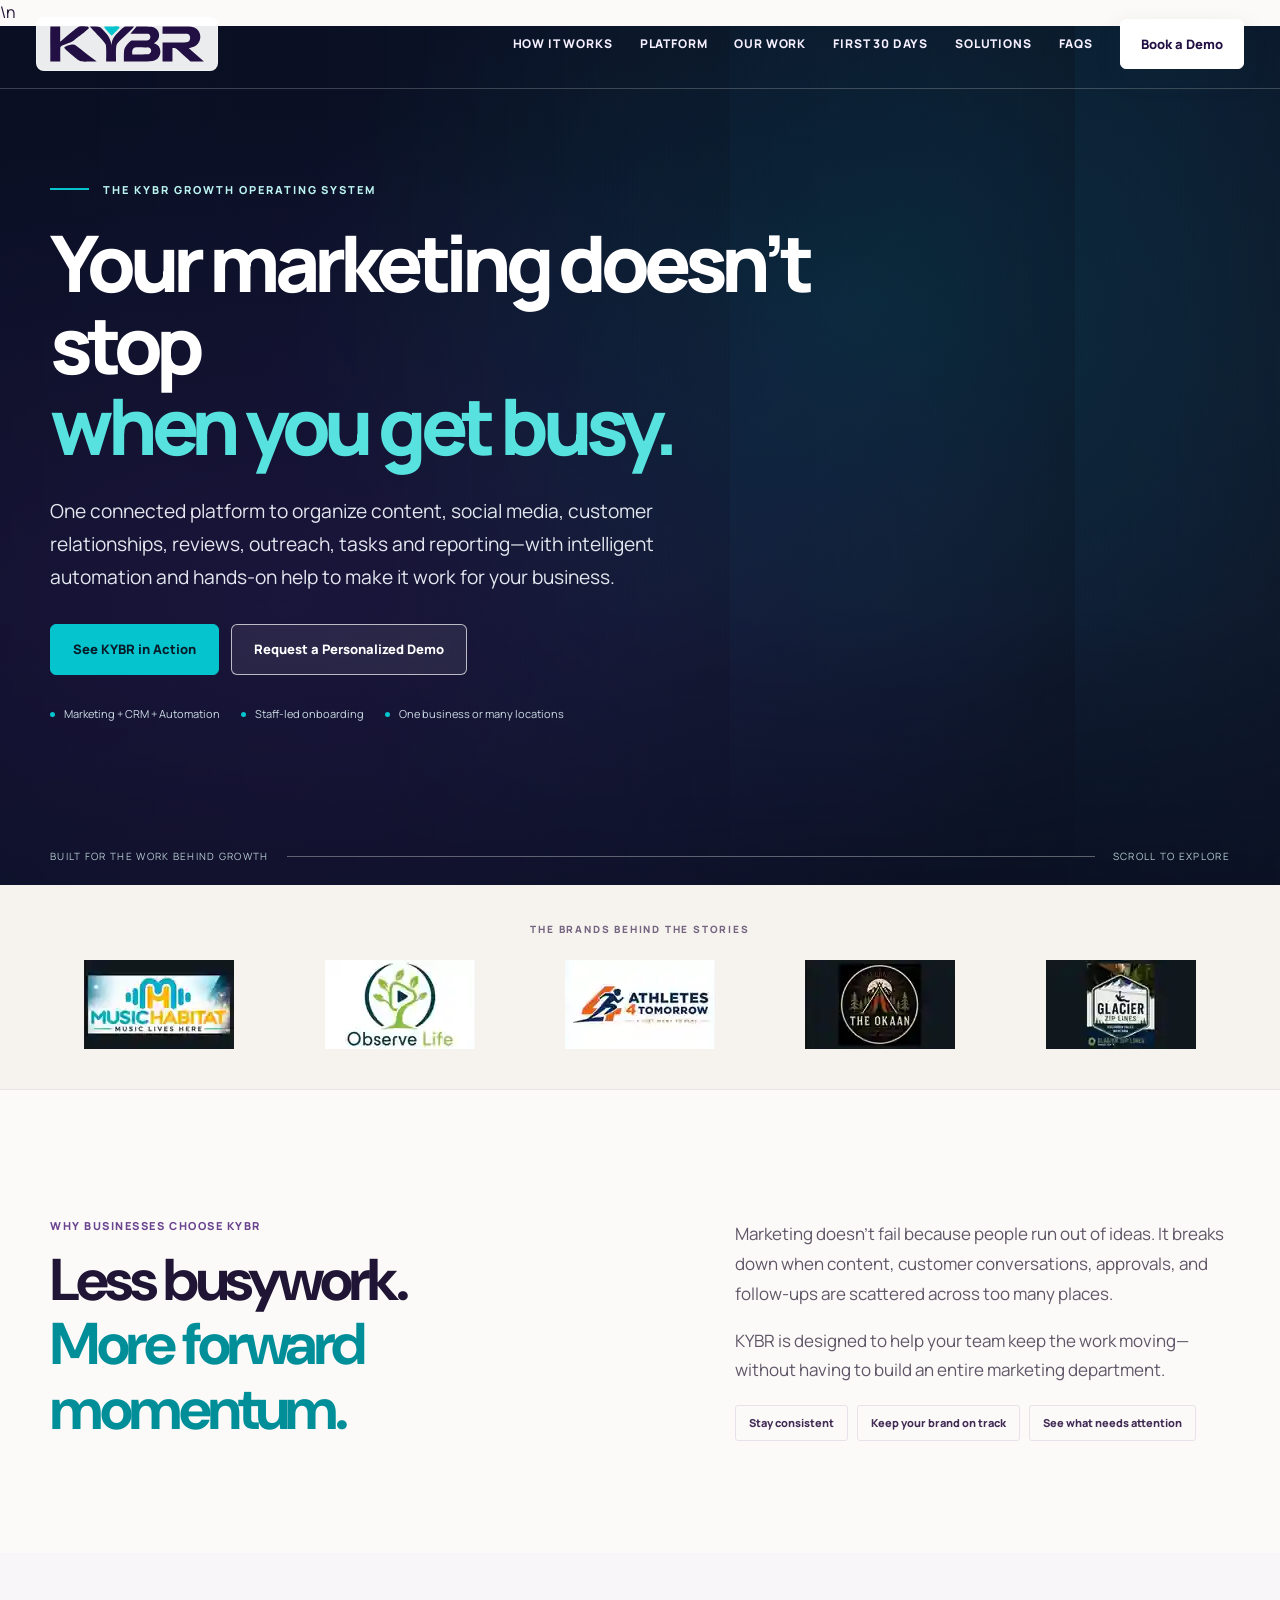
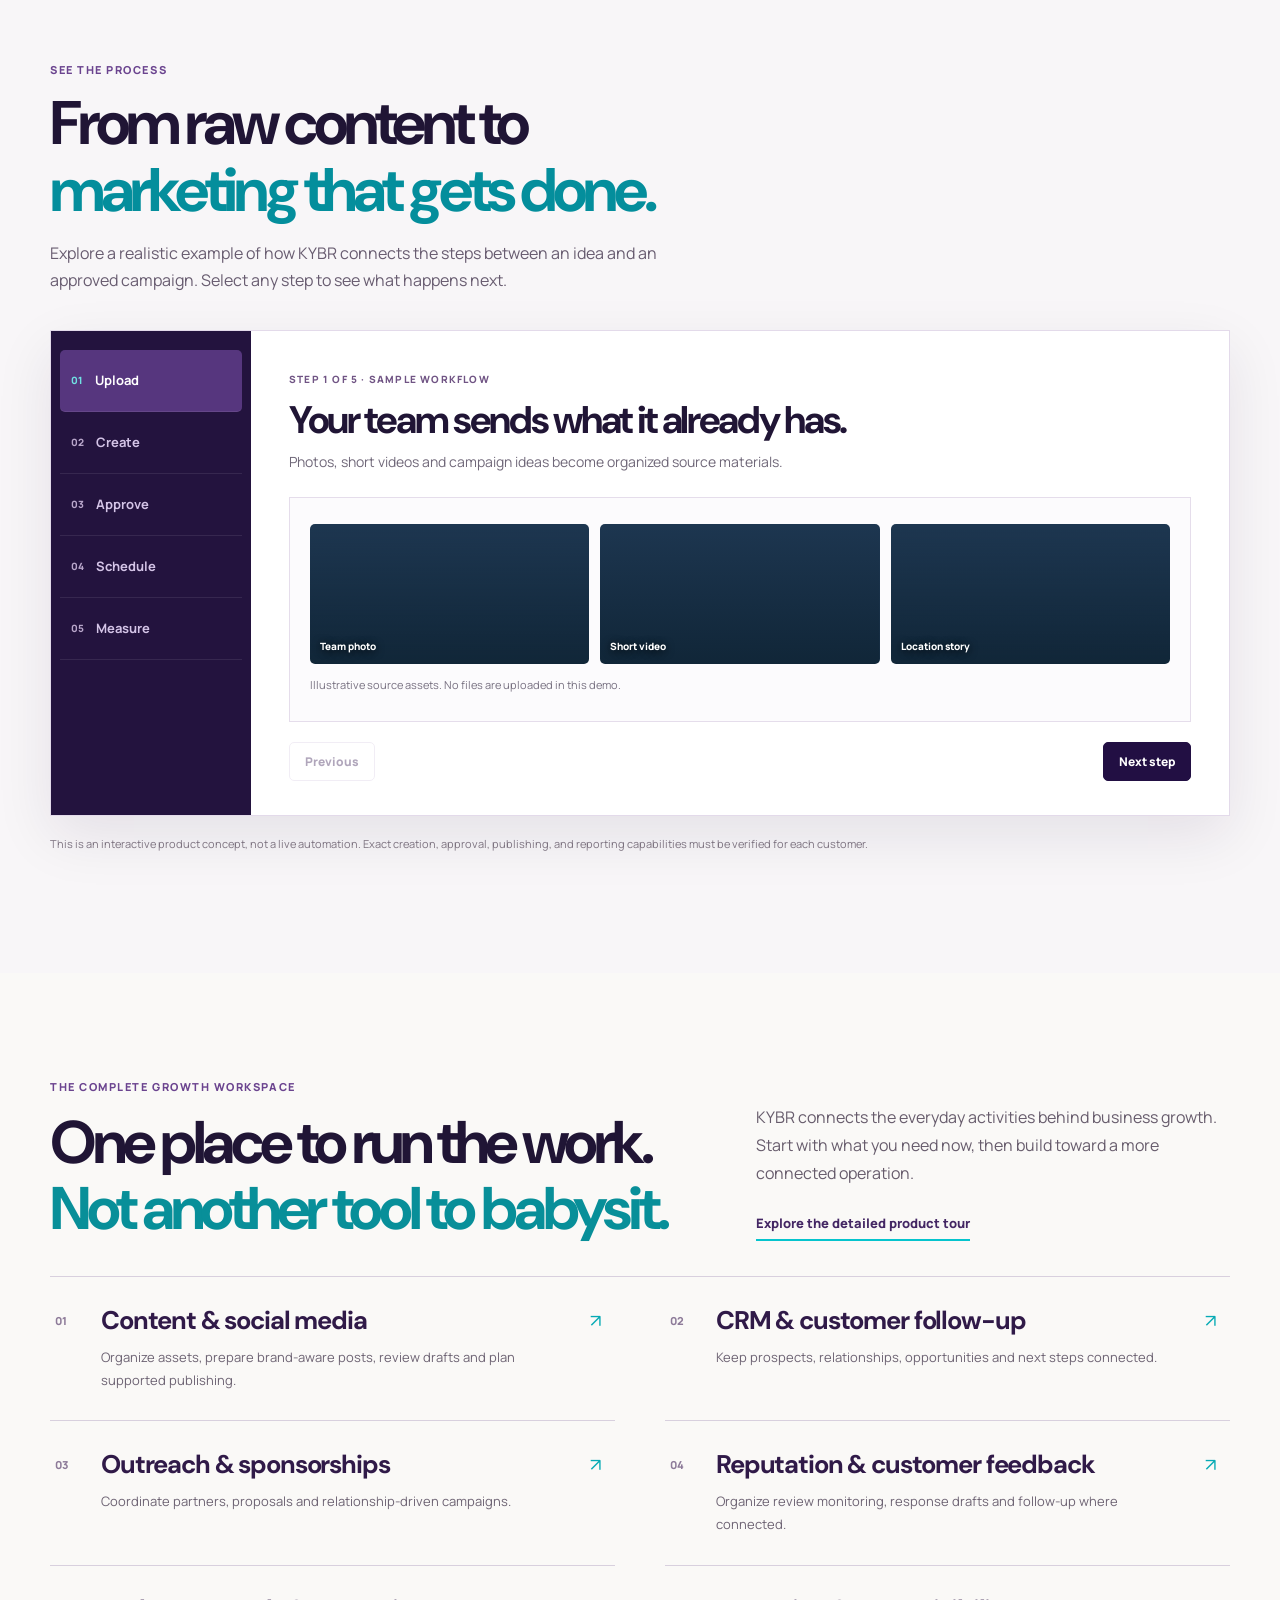
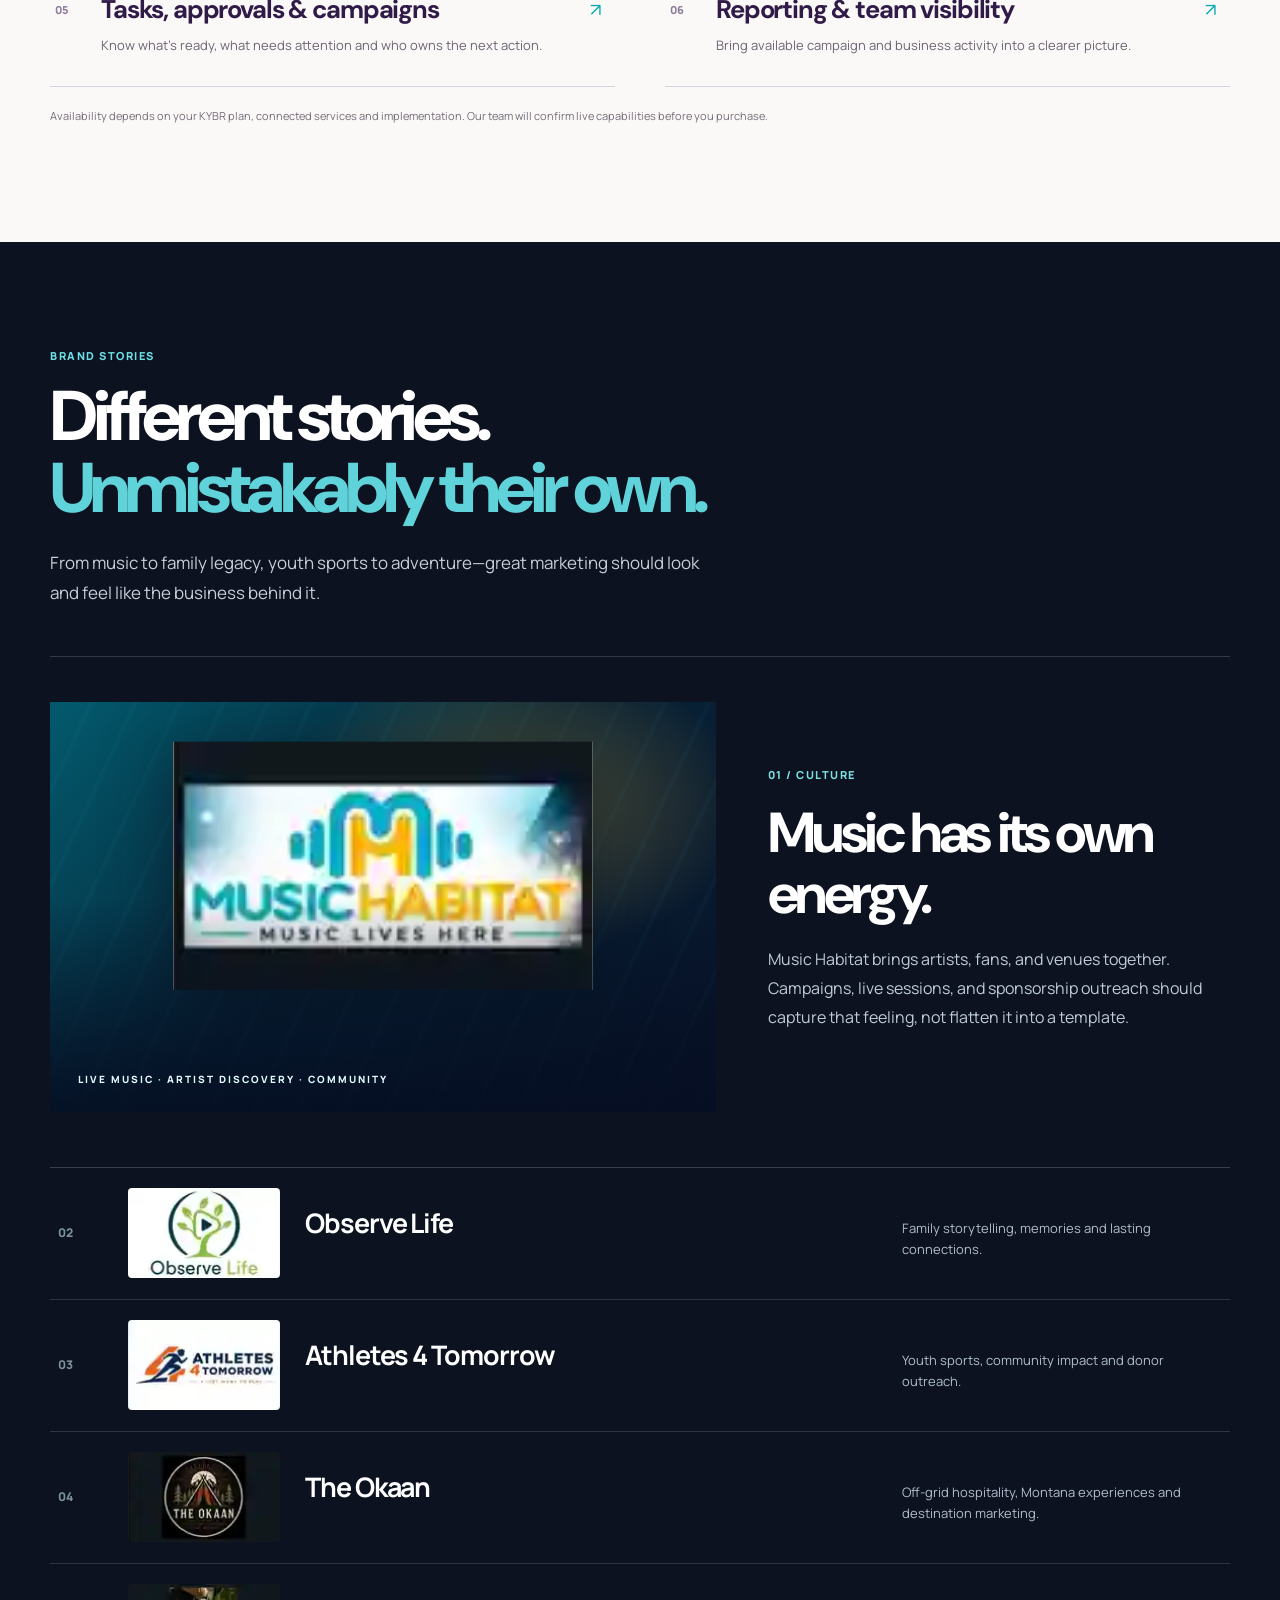
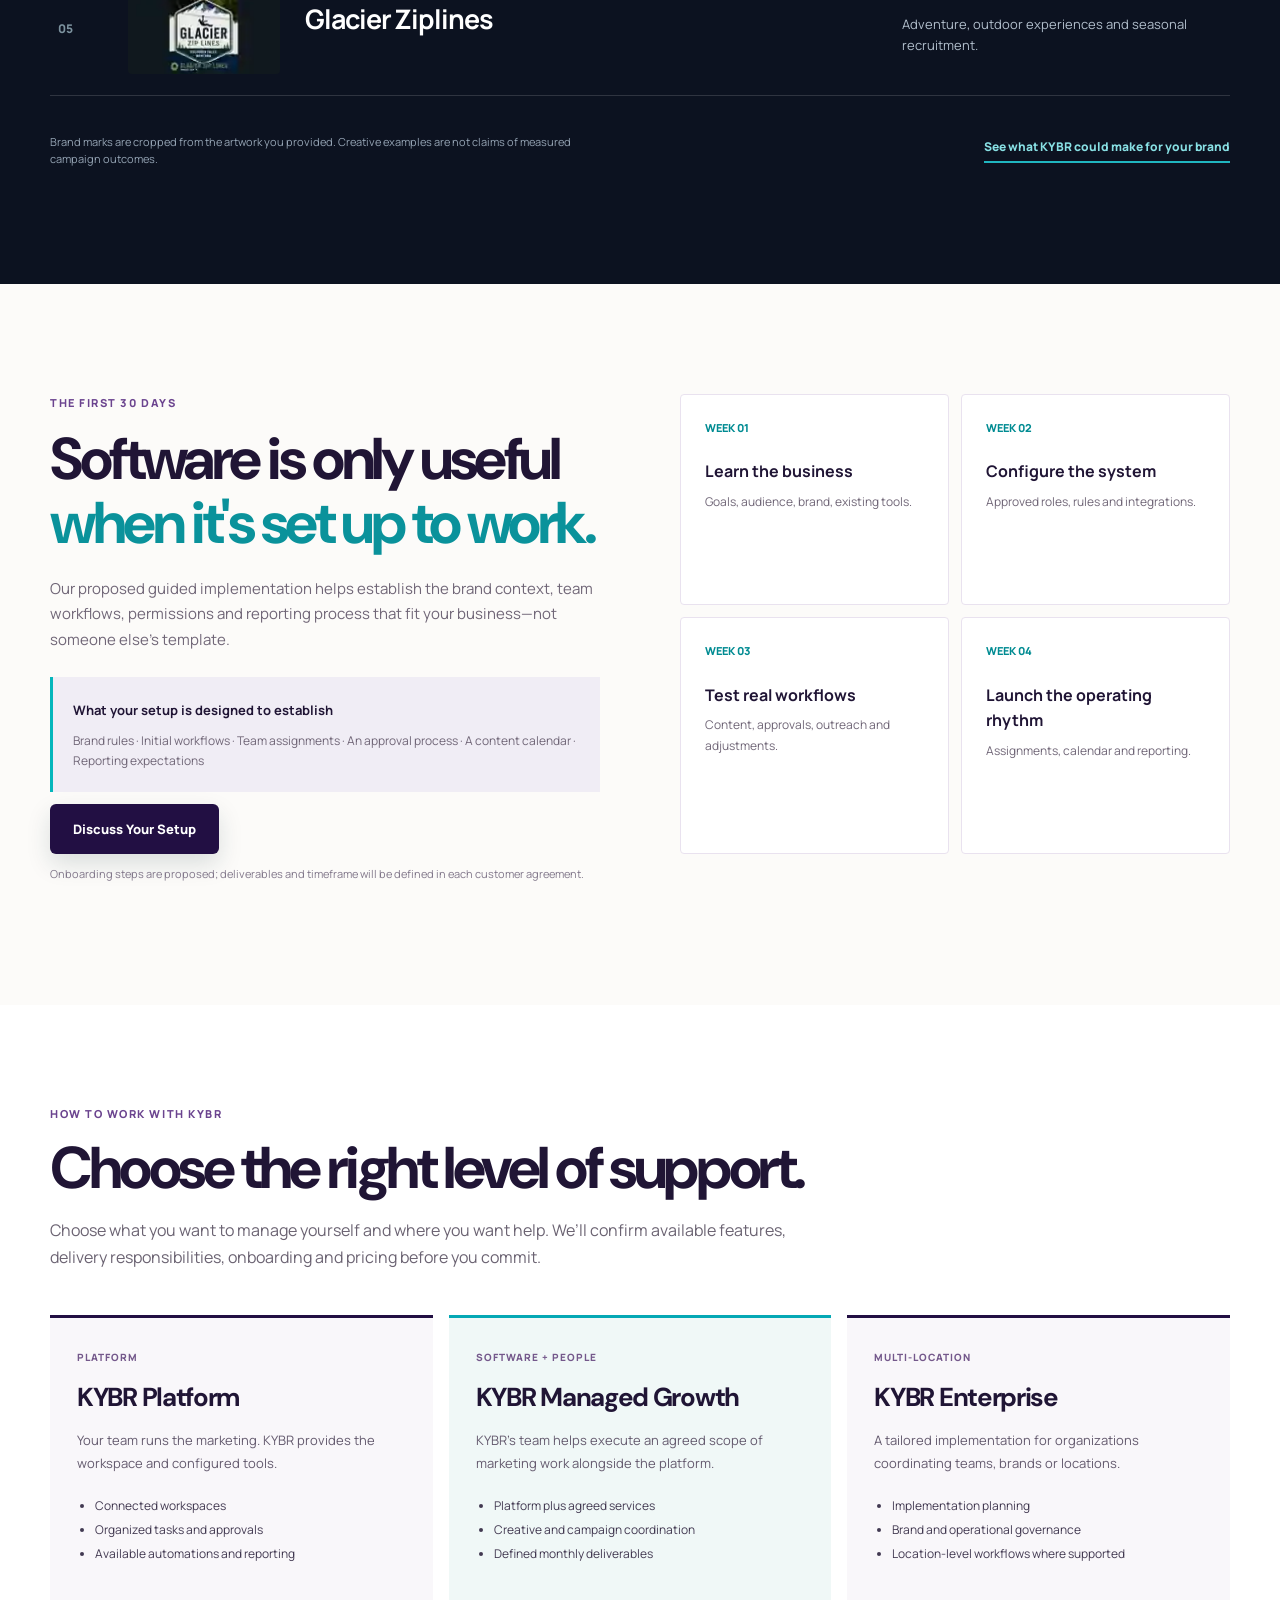
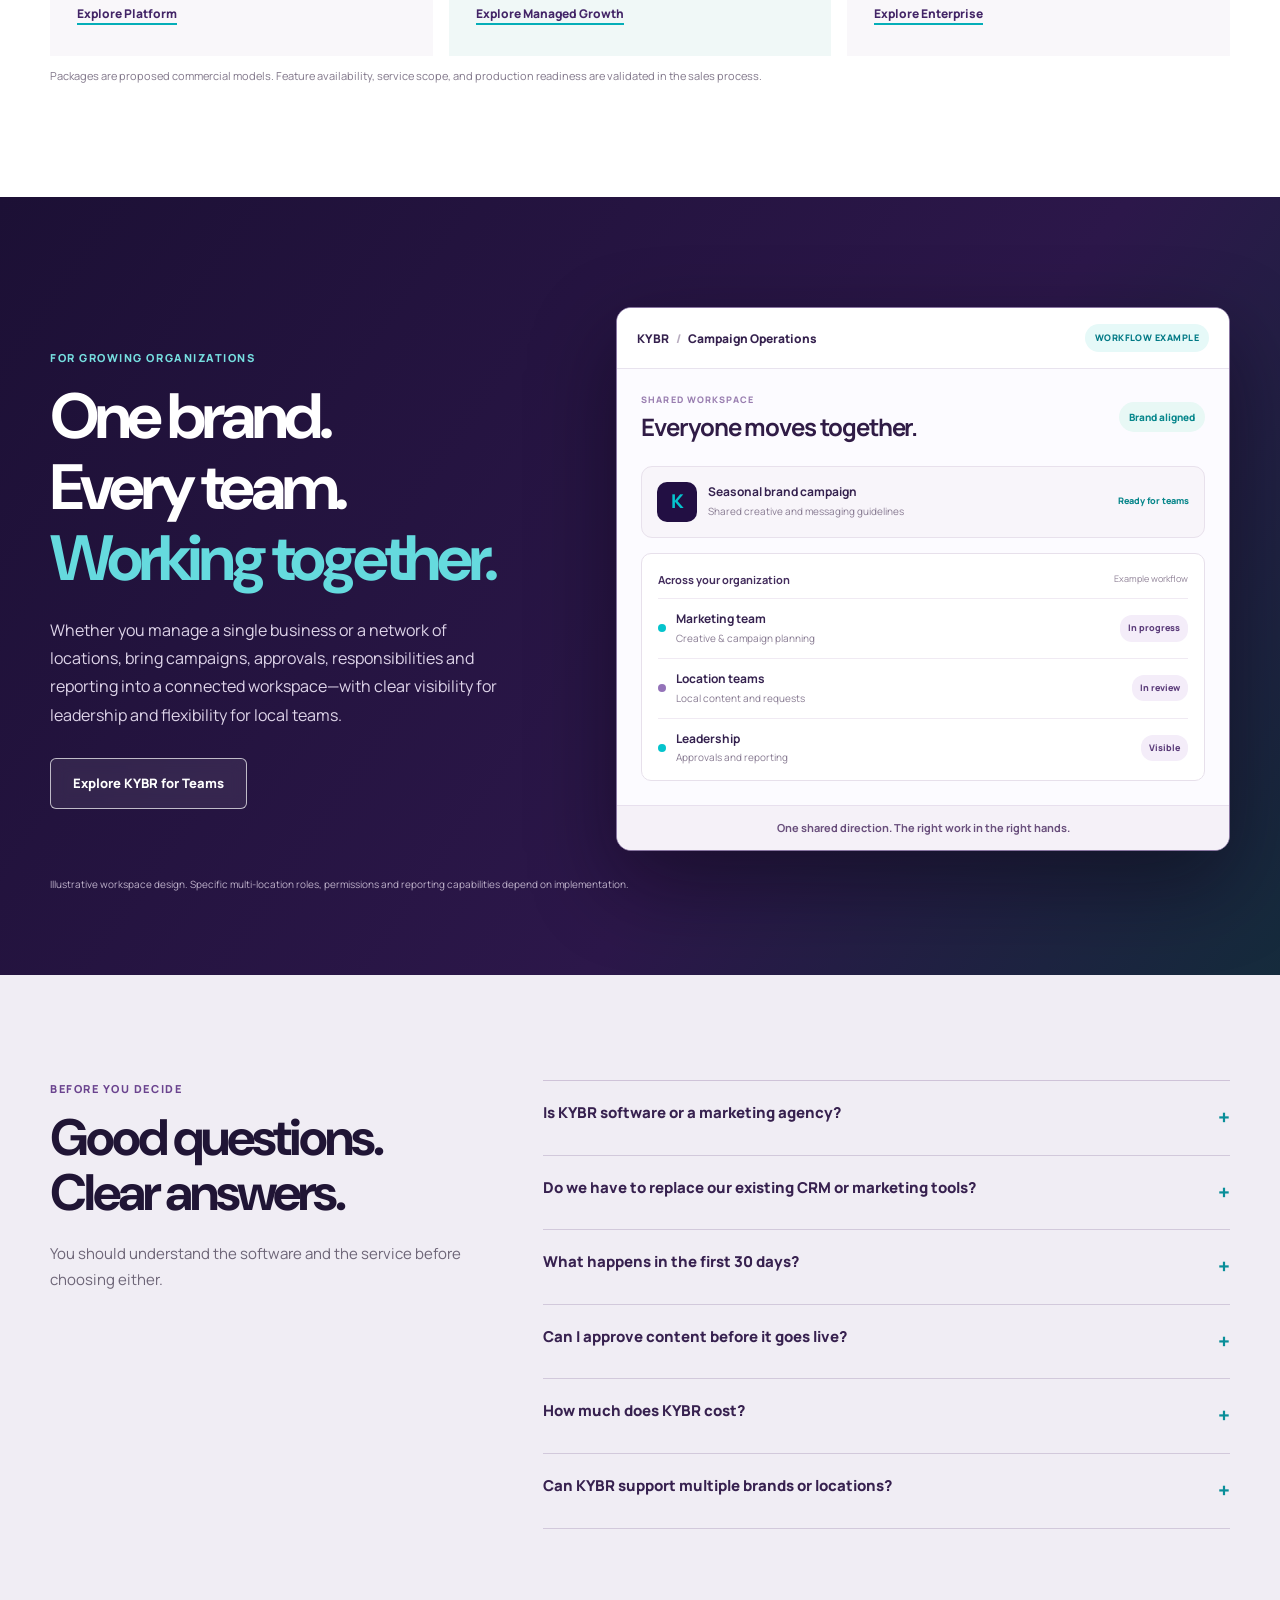
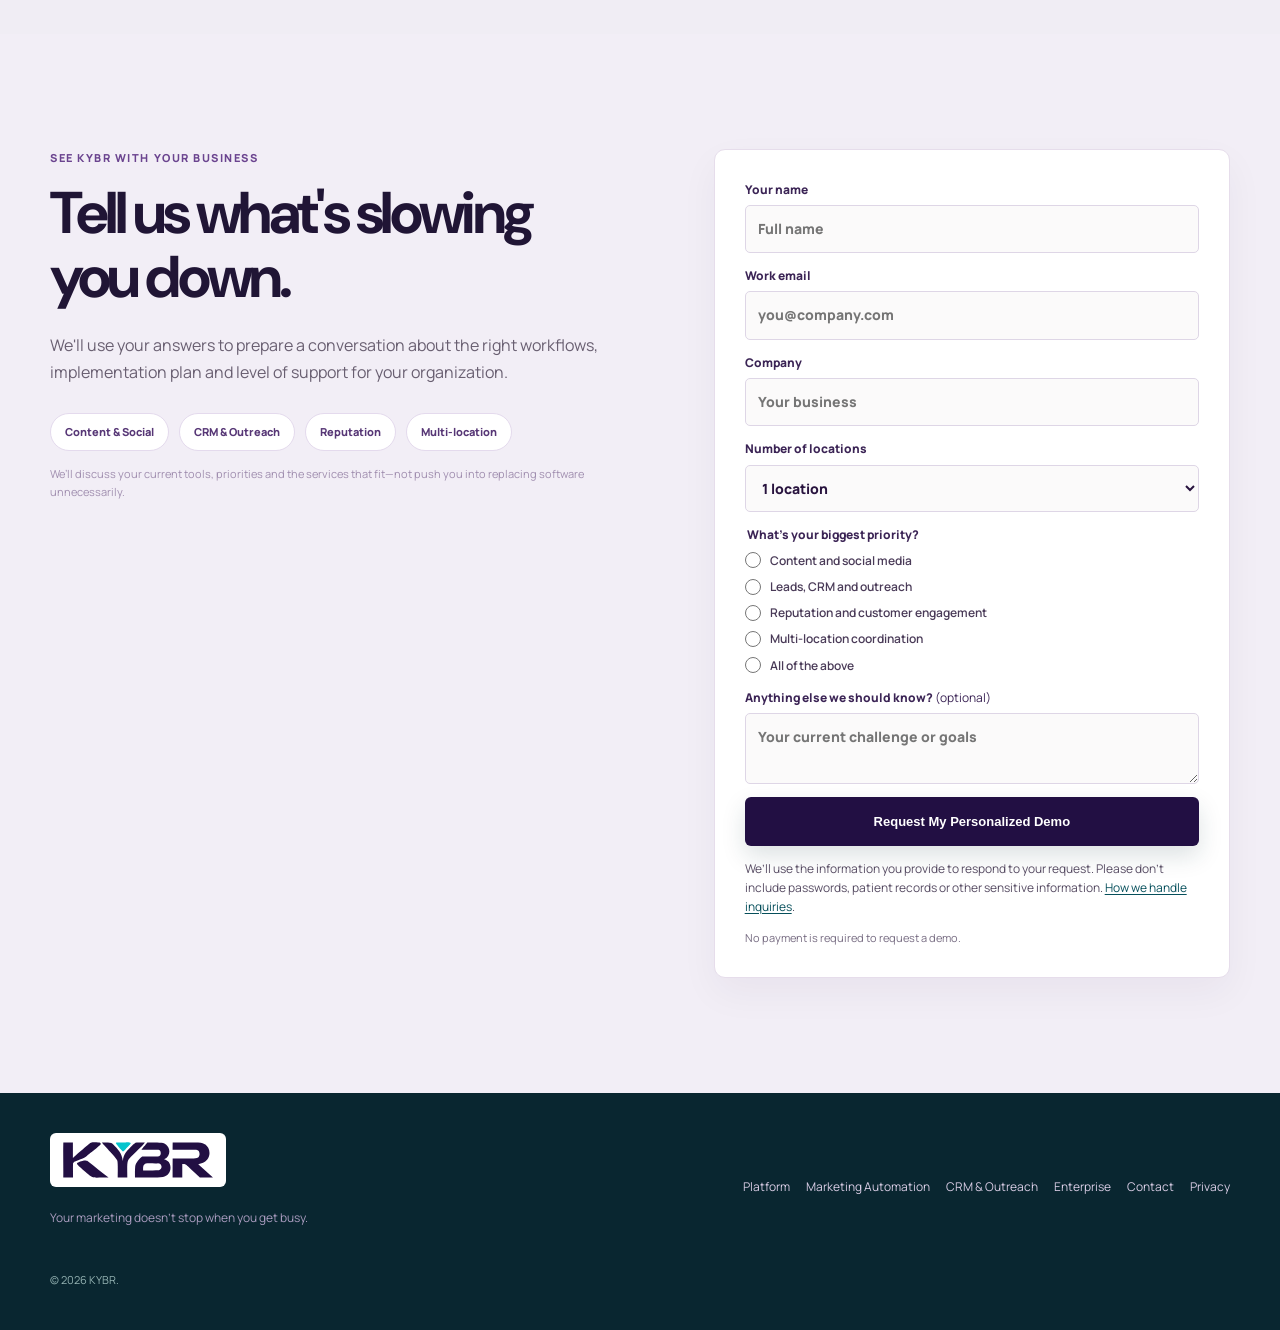
<file: index.html>
<!doctype html>
<html lang="en"><head><meta charset="utf-8"><meta name="viewport" content="width=device-width, initial-scale=1">
<meta name="theme-color" content="#140d27"><meta name="description" content="KYBR brings content, social media, CRM, reputation, sponsorship outreach, tasks, campaigns and reporting into one AI-powered growth operating system, backed by guided onboarding.">
<meta property="og:title" content="KYBR | Your marketing doesn’t stop when you get busy.">
<meta property="og:description" content="The platform that connects your marketing, customer relationships, outreach and day-to-day execution.">
<title>KYBR — Marketing Operations, Automation &amp; Managed Growth</title>\n<link rel="icon" type="image/svg+xml" href="./assets/kybr-logo.svg">
<link rel="preconnect" href="https://fonts.googleapis.com"><link rel="preconnect" href="https://fonts.gstatic.com" crossorigin>
<link href="https://fonts.googleapis.com/css2?family=DM+Sans:wght@400;500;600;700;800;900&family=Manrope:wght@400;500;600;700;800&display=swap" rel="stylesheet">
<link rel="stylesheet" href="./home.bundle.css">
</head><body class="kybr-app cinematic-home">
<a class="skip-link" href="#main">Skip to main content</a>
<header class="cine-header" id="site-header"><div class="cine-nav-wrap">
<a href="./index.html" class="cine-logo" aria-label="KYBR homepage"><img src="./assets/kybr-logo.svg" alt="KYBR" width="154" height="37"></a>
<button type="button" class="menu-btn cine-menu" id="growth-menu" aria-label="Toggle navigation" aria-controls="growth-links" aria-expanded="false">Menu</button>
<nav class="nav-links cine-nav" id="growth-links" aria-label="Main navigation"><a href="#workflow">How It Works</a><a href="#platform">Platform</a><a href="#brands">Our Work</a><a href="#onboarding">First 30 Days</a><a href="#plans">Solutions</a><a href="#faq">FAQs</a><a href="#contact" class="btn btn-primary">Book a Demo</a></nav>
</div></header>
<main id="main">
<section class="cine-hero" id="top">
<div class="cine-scene" aria-hidden="true">
<div class="scene-image scene-music"></div><div class="scene-image scene-people"></div><div class="scene-image scene-outdoors"></div>
<div class="scene-darken"></div><div class="scene-color"></div></div>
<div class="container cine-hero-content">
<div class="cine-hero-copy"><span class="cine-overline"><i aria-hidden="true"></i> THE KYBR GROWTH OPERATING SYSTEM</span>
<h1>Your marketing doesn’t stop<br><em>when you get busy.</em></h1>
<p>One connected platform to organize content, social media, customer relationships, reviews, outreach, tasks and reporting—with intelligent automation and hands-on help to make it work for your business.</p>
<div class="cine-actions"><a href="#workflow" class="btn cine-primary">See KYBR in Action</a><a href="#contact" class="btn cine-secondary">Request a Personalized Demo</a></div>
<div class="cine-hero-proof"><span>Marketing + CRM + Automation</span><span>Staff-led onboarding</span><span>One business or many locations</span></div>
</div>
</div>
<div class="cine-bottom-marker"><span>BUILT FOR THE WORK BEHIND GROWTH</span><span aria-hidden="true" class="cine-line"></span><span>SCROLL TO EXPLORE</span></div>
</section>

<section class="cine-clients" id="brands" aria-label="Featured brand identities"><div class="container">
<p class="brand-strip-label">THE BRANDS BEHIND THE STORIES</p>
<div class="real-brand-strip">
<div class="real-brand"><span class="real-brand-mark brand-music" role="img" aria-label="Music Habitat artwork logo"></span></div>
<div class="real-brand"><span class="real-brand-mark brand-observe" role="img" aria-label="Observe Life logo"></span></div>
<div class="real-brand"><span class="real-brand-mark brand-athletes" role="img" aria-label="Athletes 4 Tomorrow logo"></span></div>
<div class="real-brand"><span class="real-brand-mark brand-okaan" role="img" aria-label="The Okaan logo"></span></div>
<div class="real-brand"><span class="real-brand-mark brand-glacier" role="img" aria-label="Glacier Ziplines logo artwork"></span></div>
</div></div></section>

<section class="cine-intro" id="solutions"><div class="container cine-intro-layout">
<div><span class="eyebrow">WHY BUSINESSES CHOOSE KYBR</span><h2>Less busywork.<br><em>More forward momentum.</em></h2></div>
<div><p>Marketing doesn't fail because people run out of ideas. It breaks down when content, customer conversations, approvals, and follow-ups are scattered across too many places.</p><p>KYBR is designed to help your team keep the work moving—without having to build an entire marketing department.</p><div class="value-outcomes"><span>Stay consistent</span><span>Keep your brand on track</span><span>See what needs attention</span></div></div>
</div></section>
<section class="flow-section" id="workflow"><div class="container">
<div class="flow-heading"><span class="eyebrow">SEE THE PROCESS</span><h2>From raw content to<br><em>marketing that gets done.</em></h2><p>Explore a realistic example of how KYBR connects the steps between an idea and an approved campaign. Select any step to see what happens next.</p></div>
<div class="flow-demo">
<div class="flow-steps" role="tablist" aria-label="Content marketing workflow">
<button type="button" class="flow-step" role="tab" id="flow-tab-0" aria-controls="flow-panel" aria-selected="true" data-flow-step="0"><span>01</span>Upload</button>
<button type="button" class="flow-step" role="tab" id="flow-tab-1" aria-controls="flow-panel" aria-selected="false" data-flow-step="1"><span>02</span>Create</button>
<button type="button" class="flow-step" role="tab" id="flow-tab-2" aria-controls="flow-panel" aria-selected="false" data-flow-step="2"><span>03</span>Approve</button>
<button type="button" class="flow-step" role="tab" id="flow-tab-3" aria-controls="flow-panel" aria-selected="false" data-flow-step="3"><span>04</span>Schedule</button>
<button type="button" class="flow-step" role="tab" id="flow-tab-4" aria-controls="flow-panel" aria-selected="false" data-flow-step="4"><span>05</span>Measure</button>
</div>
<div class="flow-stage" id="flow-panel" role="tabpanel" aria-labelledby="flow-tab-0" tabindex="0">
<span class="flow-progress" id="flow-progress">STEP 1 OF 5 · SAMPLE WORKFLOW</span>
<h3 id="flow-title">Your team sends what it already has.</h3>
<p id="flow-description">A few photos, a video clip, or a campaign idea. No special marketing skills required to start.</p>
<div class="flow-board">
<div class="flow-visual active" data-flow-visual="0"><div class="flow-tiles"><div class="flow-tile"><span>Team photo</span></div><div class="flow-tile"><span>Short video</span></div><div class="flow-tile"><span>Location story</span></div></div><p class="flow-visual-note">Illustrative source assets. No files are uploaded in this demo.</p></div>
<div class="flow-visual" data-flow-visual="1" hidden><div class="flow-draft"><small>BRAND-AWARE CAMPAIGN DRAFT</small><strong>Your people. Your story.</strong><p>Sample branded caption, design direction, and campaign messaging prepared for review.</p></div></div>
<div class="flow-visual" data-flow-visual="2" hidden><div class="flow-review"><div class="flow-review-header"><strong>Campaign approval</strong><span class="flow-pill">Awaiting review</span></div><div class="flow-review-line">Brand guidelines checked</div><div class="flow-review-line">Creative and copy assigned to marketing</div><div class="flow-review-line">Publishing requires approval</div></div></div>
<div class="flow-visual" data-flow-visual="3" hidden><div class="flow-calendar"><div><strong>MON</strong><span>Story post</span></div><div><strong>WED</strong><span>Video reel</span></div><div><strong>FRI</strong><span>Event update</span></div></div><p class="flow-visual-note">Example calendar. Scheduling and publishing depend on supported integrations.</p></div>
<div class="flow-visual" data-flow-visual="4" hidden><div class="flow-bars" aria-label="Illustrative campaign activity chart"><span style="height:34%"></span><span style="height:53%"></span><span style="height:46%"></span><span style="height:72%"></span><span style="height:85%"></span></div><p class="flow-visual-note">Example activity visualization, not measured customer performance.</p></div>
</div>
<div class="flow-controls"><button type="button" id="flow-previous" disabled>Previous</button><button type="button" id="flow-next">Next step</button></div>
</div></div>
<p class="flow-caveat">This is an interactive product concept, not a live automation. Exact creation, approval, publishing, and reporting capabilities must be verified for each customer.</p>
</div></section>
<section class="buyer-capabilities" id="platform"><div class="container">
<div class="buyer-capabilities-heading"><div><span class="eyebrow">THE COMPLETE GROWTH WORKSPACE</span><h2>One place to run the work.<br><em>Not another tool to babysit.</em></h2></div><div><p>KYBR connects the everyday activities behind business growth. Start with what you need now, then build toward a more connected operation.</p><a href="./tour.html" class="buyer-text-link">Explore the detailed product tour</a></div></div>
<div class="buyer-capability-list">
<a href="./marketing-automation.html" class="buyer-capability"><span class="buyer-number">01</span><div><h3>Content &amp; social media</h3><p>Organize assets, prepare brand-aware posts, review drafts and plan supported publishing.</p></div><span class="buyer-direction" aria-hidden="true">↗</span></a>
<a href="./crm-outreach.html" class="buyer-capability"><span class="buyer-number">02</span><div><h3>CRM &amp; customer follow-up</h3><p>Keep prospects, relationships, opportunities and next steps connected.</p></div><span class="buyer-direction" aria-hidden="true">↗</span></a>
<a href="./crm-outreach.html" class="buyer-capability"><span class="buyer-number">03</span><div><h3>Outreach &amp; sponsorships</h3><p>Coordinate partners, proposals and relationship-driven campaigns.</p></div><span class="buyer-direction" aria-hidden="true">↗</span></a>
<a href="./index.html#contact" class="buyer-capability"><span class="buyer-number">04</span><div><h3>Reputation &amp; customer feedback</h3><p>Organize review monitoring, response drafts and follow-up where connected.</p></div><span class="buyer-direction" aria-hidden="true">↗</span></a>
<a href="./tour.html" class="buyer-capability"><span class="buyer-number">05</span><div><h3>Tasks, approvals &amp; campaigns</h3><p>Know what's ready, what needs attention and who owns the next action.</p></div><span class="buyer-direction" aria-hidden="true">↗</span></a>
<a href="./enterprise.html" class="buyer-capability"><span class="buyer-number">06</span><div><h3>Reporting &amp; team visibility</h3><p>Bring available campaign and business activity into a clearer picture.</p></div><span class="buyer-direction" aria-hidden="true">↗</span></a>
</div><p class="buyer-footnote">Availability depends on your KYBR plan, connected services and implementation. Our team will confirm live capabilities before you purchase.</p>
</div></section>

<section class="brand-showcase" id="portfolio"><div class="container">
<div class="showcase-heading"><span class="eyebrow">BRAND STORIES</span><h2>Different stories.<br><em>Unmistakably their own.</em></h2><p>From music to family legacy, youth sports to adventure—great marketing should look and feel like the business behind it.</p></div>
<div class="portfolio-editorial">
<div class="portfolio-lead"><div class="portfolio-lead-visual"><div class="portfolio-art-mark brand-music" role="img" aria-label="Music Habitat supplied branded artwork"></div><div class="portfolio-visual-shade"></div><span class="portfolio-vertical">LIVE MUSIC · ARTIST DISCOVERY · COMMUNITY</span></div>
<div class="portfolio-lead-copy"><span class="eyebrow">01 / CULTURE</span><h3>Music has its own energy.</h3><p>Music Habitat brings artists, fans, and venues together. Campaigns, live sessions, and sponsorship outreach should capture that feeling, not flatten it into a template.</p></div></div>
<div class="portfolio-lines">
<div class="portfolio-line"><span class="portfolio-line-number">02</span><div class="portfolio-line-mark brand-observe" role="img" aria-label="Observe Life supplied logo"></div><div class="portfolio-line-copy"><strong>Observe Life</strong><span>Family storytelling, memories and lasting connections.</span></div></div>
<div class="portfolio-line"><span class="portfolio-line-number">03</span><div class="portfolio-line-mark brand-athletes" role="img" aria-label="Athletes 4 Tomorrow supplied logo"></div><div class="portfolio-line-copy"><strong>Athletes 4 Tomorrow</strong><span>Youth sports, community impact and donor outreach.</span></div></div>
<div class="portfolio-line"><span class="portfolio-line-number">04</span><div class="portfolio-line-mark brand-okaan" role="img" aria-label="The Okaan supplied logo"></div><div class="portfolio-line-copy"><strong>The Okaan</strong><span>Off-grid hospitality, Montana experiences and destination marketing.</span></div></div>
<div class="portfolio-line"><span class="portfolio-line-number">05</span><div class="portfolio-line-mark brand-glacier" role="img" aria-label="Glacier Ziplines supplied logo artwork"></div><div class="portfolio-line-copy"><strong>Glacier Ziplines</strong><span>Adventure, outdoor experiences and seasonal recruitment.</span></div></div>
</div>
</div>
<div class="portfolio-foot"><p>Brand marks are cropped from the artwork you provided. Creative examples are not claims of measured campaign outcomes.</p><a href="./brand-lab.html">See what KYBR could make for your brand</a></div></div></section>

<section class="cine-how" id="onboarding"><div class="container cine-how-layout">
<div><span class="eyebrow">THE FIRST 30 DAYS</span><h2>Software is only useful<br><em>when it's set up to work.</em></h2><p>Our proposed guided implementation helps establish the brand context, team workflows, permissions and reporting process that fit your business—not someone else's template.</p><div class="onboarding-outputs"><strong>What your setup is designed to establish</strong><p>Brand rules · Initial workflows · Team assignments · An approval process · A content calendar · Reporting expectations</p></div><a href="#contact" class="btn btn-primary">Discuss Your Setup</a></div>
<div class="cine-weeks"><div><span>WEEK 01</span><strong>Learn the business</strong><p>Goals, audience, brand, existing tools.</p></div><div><span>WEEK 02</span><strong>Configure the system</strong><p>Approved roles, rules and integrations.</p></div><div><span>WEEK 03</span><strong>Test real workflows</strong><p>Content, approvals, outreach and adjustments.</p></div><div><span>WEEK 04</span><strong>Launch the operating rhythm</strong><p>Assignments, calendar and reporting.</p></div></div>
</div><div class="container"><p class="cine-fineprint">Onboarding steps are proposed; deliverables and timeframe will be defined in each customer agreement.</p></div></section>
<section class="offer-section" id="plans"><div class="container"><div class="offer-heading"><span class="eyebrow">HOW TO WORK WITH KYBR</span><h2>Choose the right level of support.</h2><p>Choose what you want to manage yourself and where you want help. We’ll confirm available features, delivery responsibilities, onboarding and pricing before you commit.</p></div><div class="offer-list">
<article class="offer"><small>PLATFORM</small><h3>KYBR Platform</h3><p>Your team runs the marketing. KYBR provides the workspace and configured tools.</p><ul><li>Connected workspaces</li><li>Organized tasks and approvals</li><li>Available automations and reporting</li></ul><a href="#contact" data-plan="Platform">Explore Platform</a></article>
<article class="offer"><small>SOFTWARE + PEOPLE</small><h3>KYBR Managed Growth</h3><p>KYBR’s team helps execute an agreed scope of marketing work alongside the platform.</p><ul><li>Platform plus agreed services</li><li>Creative and campaign coordination</li><li>Defined monthly deliverables</li></ul><a href="#contact" data-plan="Managed Growth">Explore Managed Growth</a></article>
<article class="offer"><small>MULTI-LOCATION</small><h3>KYBR Enterprise</h3><p>A tailored implementation for organizations coordinating teams, brands or locations.</p><ul><li>Implementation planning</li><li>Brand and operational governance</li><li>Location-level workflows where supported</li></ul><a href="./enterprise.html">Explore Enterprise</a></article>
</div><p class="cine-fineprint">Packages are proposed commercial models. Feature availability, service scope, and production readiness are validated in the sales process.</p></div></section>
<section class="cine-enterprise" id="enterprise"><div class="container cine-enterprise-layout">
<div class="cine-enterprise-copy">
<span class="eyebrow">FOR GROWING ORGANIZATIONS</span>
<h2>One brand.<br>Every team.<br><em>Working together.</em></h2>
<p>Whether you manage a single business or a network of locations, bring campaigns, approvals, responsibilities and reporting into a connected workspace—with clear visibility for leadership and flexibility for local teams.</p>
<a href="./enterprise.html" class="btn cine-secondary">Explore KYBR for Teams</a>
</div>
<div class="cine-enterprise-visual" aria-label="Illustrative multi-team campaign coordination">
<div class="enterprise-window-head"><span class="enterprise-window-title">KYBR <span class="enterprise-window-separator">/</span> Campaign Operations</span><span class="enterprise-window-tag">WORKFLOW EXAMPLE</span></div>
<div class="enterprise-window-body">
<div class="enterprise-workspace-top"><div><small>SHARED WORKSPACE</small><strong>Everyone moves together.</strong></div><span class="enterprise-workspace-status">Brand aligned</span></div>
<div class="enterprise-campaign"><div class="enterprise-campaign-icon">K</div><div><strong>Seasonal brand campaign</strong><small>Shared creative and messaging guidelines</small></div><span class="enterprise-approved">Ready for teams</span></div>
<div class="enterprise-workstream"><div class="enterprise-workstream-heading"><strong>Across your organization</strong><small>Example workflow</small></div>
<div class="enterprise-work-item"><span class="enterprise-work-dot"></span><div><strong>Marketing team</strong><small>Creative &amp; campaign planning</small></div><em>In progress</em></div>
<div class="enterprise-work-item"><span class="enterprise-work-dot"></span><div><strong>Location teams</strong><small>Local content and requests</small></div><em>In review</em></div>
<div class="enterprise-work-item"><span class="enterprise-work-dot"></span><div><strong>Leadership</strong><small>Approvals and reporting</small></div><em>Visible</em></div></div>
</div><div class="enterprise-window-foot">One shared direction. The right work in the right hands.</div></div>
</div><div class="container"><p class="cine-enterprise-disclaimer">Illustrative workspace design. Specific multi-location roles, permissions and reporting capabilities depend on implementation.</p></div>
</section>

<section class="buyer-faq" id="faq"><div class="container buyer-faq-inner"><div class="buyer-faq-intro"><span class="eyebrow">BEFORE YOU DECIDE</span><h2>Good questions.<br>Clear answers.</h2><p>You should understand the software and the service before choosing either.</p></div><div class="buyer-faq-list">
<details><summary>Is KYBR software or a marketing agency?</summary><p>Both options are available in the proposed KYBR offering. You can discuss a platform-led engagement for your own team or a managed service with defined execution responsibilities. Exact availability and deliverables are confirmed in your proposal.</p></details>
<details><summary>Do we have to replace our existing CRM or marketing tools?</summary><p>No automatic replacement is required. We'll review your current stack and identify which integrations or migrations, if any, are practical and supported.</p></details>
<details><summary>What happens in the first 30 days?</summary><p>Our planned onboarding covers brand and goal discovery, configuration of approved workflows, testing, team training and the initial operating rhythm. A written agreement will specify the actual timeline and deliverables.</p></details>
<details><summary>Can I approve content before it goes live?</summary><p>Content approvals are part of the intended workflow. Specific permission controls and publishing integrations are reviewed during your demo and verified for your plan.</p></details>
<details><summary>How much does KYBR cost?</summary><p>We offer a scoped consultation rather than displaying unconfirmed pricing. Costs depend on platform access, location count, onboarding, integrations and whether managed services are included. You'll receive the scope and pricing before making a commitment.</p></details>
<details><summary>Can KYBR support multiple brands or locations?</summary><p>Multi-location operations are a core design direction. We'll confirm the roles, reporting, permissions and integrations supported today, and outline any additional implementation requirements before you purchase.</p></details>
</div></div></section>
<section class="cine-contact" id="contact"><div class="container cine-contact-layout"><div><span class="eyebrow">SEE KYBR WITH YOUR BUSINESS</span><h2>Tell us what's slowing you down.</h2><p>We'll use your answers to prepare a conversation about the right workflows, implementation plan and level of support for your organization.</p><div class="cine-contact-points"><span>Content &amp; Social</span><span>CRM &amp; Outreach</span><span>Reputation</span><span>Multi-location</span></div><p class="fit-questions">We’ll discuss your current tools, priorities and the services that fit—not push you into replacing software unnecessarily.</p></div>
<form class="lead-form" id="growth-form" name="kybr-demo" method="POST" action="./thank-you.html" data-netlify="true" netlify-honeypot="bot-field"><input type="hidden" name="form-name" value="kybr-demo"><input type="hidden" name="interest" id="growth-interest" value="General Demo"><p class="cine-hidden"><label>Do not fill this field <input name="bot-field"></label></p>
<label for="growth-name">Your name<input id="growth-name" name="name" required autocomplete="name" placeholder="Full name"></label>
<label for="growth-email">Work email<input id="growth-email" type="email" name="email" required autocomplete="email" placeholder="you@company.com"></label>
<label for="growth-company">Company<input id="growth-company" name="company" required autocomplete="organization" placeholder="Your business"></label>
<label for="growth-size">Number of locations<select id="growth-size" name="locations"><option>1 location</option><option>2–10 locations</option><option>11–50 locations</option><option>51+ locations</option></select></label>
<fieldset><legend>What's your biggest priority?</legend><label class="fit-choice"><input type="radio" name="priority" value="Content and social media" required>Content and social media</label><label class="fit-choice"><input type="radio" name="priority" value="Leads, CRM and outreach">Leads, CRM and outreach</label><label class="fit-choice"><input type="radio" name="priority" value="Reputation and customer engagement">Reputation and customer engagement</label><label class="fit-choice"><input type="radio" name="priority" value="Multi-location coordination">Multi-location coordination</label><label class="fit-choice"><input type="radio" name="priority" value="All of the above">All of the above</label></fieldset>
<label for="growth-goals">Anything else we should know? <span style="font-weight:400">(optional)</span><textarea id="growth-goals" name="goals" rows="2" placeholder="Your current challenge or goals"></textarea></label>
<button class="btn btn-primary" type="submit">Request My Personalized Demo</button><p class="form-data-notice">We’ll use the information you provide to respond to your request. Please don’t include passwords, patient records or other sensitive information. <a href="./privacy.html">How we handle inquiries</a>.</p><small id="growth-form-status" role="status" aria-live="polite">No payment is required to request a demo.</small>
</form></div></section>
</main>
<footer class="cine-footer"><div class="container cine-footer-layout"><div><a class="cine-footer-logo" href="./index.html"><img src="./assets/kybr-logo.svg" alt="KYBR" width="150" height="36"></a><p>Your marketing doesn’t stop when you get busy.</p></div><nav aria-label="Footer navigation"><a href="#platform">Platform</a><a href="./marketing-automation.html">Marketing Automation</a><a href="./crm-outreach.html">CRM &amp; Outreach</a><a href="./enterprise.html">Enterprise</a><a href="#contact">Contact</a><a href="./privacy.html">Privacy</a></nav><p>© <span id="current-year">2026</span> KYBR.</p></div></footer>
<script src="./growth.js"></script>
</body></html>
</file>
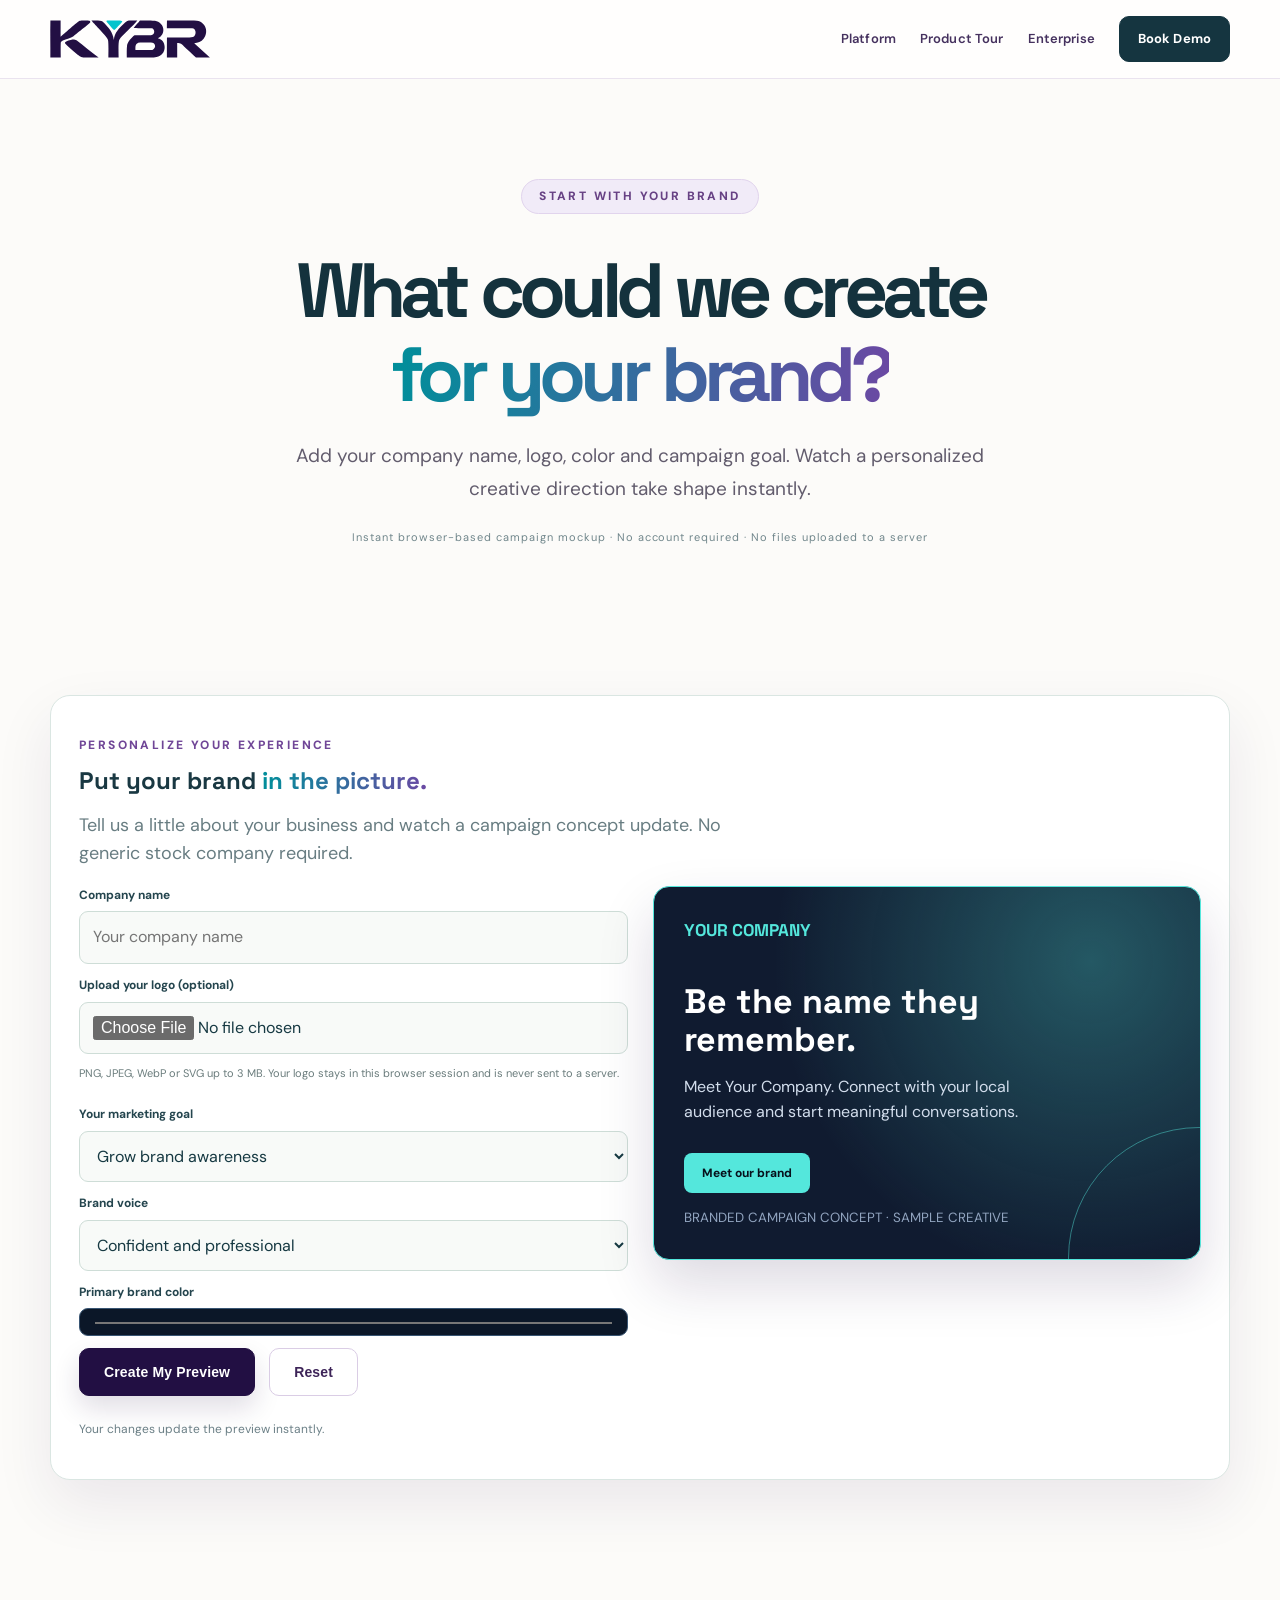
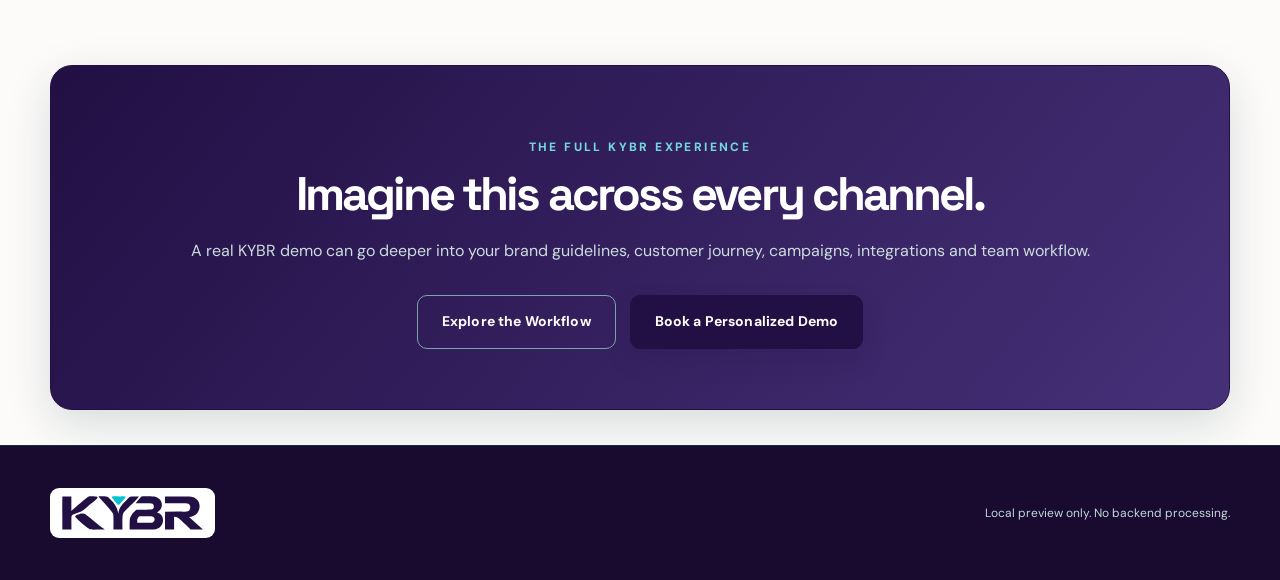
<file: brand-lab.html>
<!doctype html><html lang="en"><head><meta charset="utf-8"><meta name="viewport" content="width=device-width,initial-scale=1"><meta name="theme-color" content="#070b17"><meta name="description" content="See a personalized KYBR marketing campaign concept using your company name, brand colors and logo."><title>Personalized Brand Preview | KYBR Growth OS</title><link rel="preconnect" href="https://fonts.googleapis.com"><link rel="preconnect" href="https://fonts.gstatic.com" crossorigin><link href="https://fonts.googleapis.com/css2?family=DM+Sans:wght@400;500;600;700&family=Space+Grotesk:wght@400;500;600;700&display=swap" rel="stylesheet"><link rel="stylesheet" href="./styles.css"><link rel="stylesheet" href="./experience.css"><link rel="stylesheet" href="./polish.css"><link rel="stylesheet" href="./human-secondary.css"><link rel="stylesheet" href="./logo-official.css"><link rel="stylesheet" href="./secondary-art.css"></head><body><a class="skip-link" href="#main-content">Skip to main content</a><header class="site-header"><div class="wrap nav"><a href="./index.html" class="brand"><img class="official-kybr-logo" src="./assets/kybr-logo.svg" alt="KYBR" width="160" height="39"></a><button class="menu-toggle" id="menu-toggle" aria-expanded="false" aria-controls="nav-links">☰</button><nav id="nav-links" class="nav-links"><a href="./index.html">Platform</a><a href="./tour.html">Product Tour</a><a href="./enterprise.html">Enterprise</a><a class="btn btn-outline nav-cta" href="./index.html#contact">Book Demo</a></nav></div></header><main id="main-content"><section class="wrap enterprise-hero"><p class="eyebrow pill">START WITH YOUR BRAND</p><h1>What could we create<br><em>for your brand?</em></h1><p>Add your company name, logo, color and campaign goal. Watch a personalized creative direction take shape instantly.</p><p class="micro">Instant browser-based campaign mockup · No account required · No files uploaded to a server</p></section>
<section class="wrap experience-section" id="lab"><div class="brand-lab"><div><p class="eyebrow">PERSONALIZE YOUR EXPERIENCE</p><h2>Put your brand <span class="gradient-text">in the picture.</span></h2><p class="section-lede">Tell us a little about your business and watch a campaign concept update. No generic stock company required.</p></div><div class="lab-layout"><div class="lab-fields"><div><label for="brand-name">Company name</label><input id="brand-name" maxlength="80" placeholder="Your company name" autocomplete="organization"></div><div><label for="brand-logo">Upload your logo (optional)</label><input id="brand-logo" type="file" accept="image/png,image/jpeg,image/webp,image/svg+xml"><p class="lab-note">PNG, JPEG, WebP or SVG up to 3 MB. Your logo stays in this browser session and is never sent to a server.</p></div><div><label for="brand-goal">Your marketing goal</label><select id="brand-goal"><option value="awareness">Grow brand awareness</option><option value="leads">Generate more leads</option><option value="hiring">Recruit team members</option><option value="launch">Launch a product or service</option></select></div><div><label for="brand-tone">Brand voice</label><select id="brand-tone"><option value="confident">Confident and professional</option><option value="warm">Warm and human</option><option value="bold">Bold and energetic</option></select></div><div><label for="brand-color">Primary brand color</label><input type="color" id="brand-color" value="#54e7dc" aria-label="Choose your brand color"></div><div class="actions" style="justify-content:flex-start;margin-top:0"><button id="brand-generate" type="button" class="btn btn-primary">Create My Preview</button><button id="brand-reset" type="button" class="btn btn-outline">Reset</button></div><p id="lab-message" class="status-message" role="status" aria-live="polite">Your changes update the preview instantly.</p></div><div><div class="brand-preview" id="brand-preview"><img class="preview-logo" id="preview-logo" alt=""><div id="preview-company" class="preview-company">YOUR COMPANY</div><h3 id="preview-headline">Be the name they remember.</h3><p id="preview-subtitle">Meet Your Company. Connect with your local audience and start meaningful conversations.</p><span id="preview-button" class="preview-cta">Meet our brand</span><small>BRANDED CAMPAIGN CONCEPT · SAMPLE CREATIVE</small></div><div id="lab-results" class="lab-results" hidden><h4>Your sample creative direction</h4><p id="lab-summary"></p><p><strong>Suggested deliverables:</strong> social announcement, introductory email and localized landing-page hero.</p><p><strong>Approval checkpoint:</strong> review claims, brand voice, imagery and the campaign call-to-action before publishing.</p><p class="lab-note">Generated locally from editable copy templates. This is not currently connected to an AI image or copy generation backend.</p></div></div></div></div></section>
<section class="wrap section"><div class="final-gradient"><p class="eyebrow">THE FULL KYBR EXPERIENCE</p><h2>Imagine this across every channel.</h2><p>A real KYBR demo can go deeper into your brand guidelines, customer journey, campaigns, integrations and team workflow.</p><div class="actions"><a href="./tour.html" class="btn btn-outline">Explore the Workflow</a><a href="./index.html#contact" class="btn btn-primary">Book a Personalized Demo</a></div></div></section></main><footer><div class="wrap footer-inner"><a href="./index.html" class="brand"><img class="official-kybr-logo" src="./assets/kybr-logo.svg" alt="KYBR" width="160" height="39"></a><p>Local preview only. No backend processing.</p></div></footer><script src="./script.js"></script><script src="./experience.js"></script></body></html>
</file>
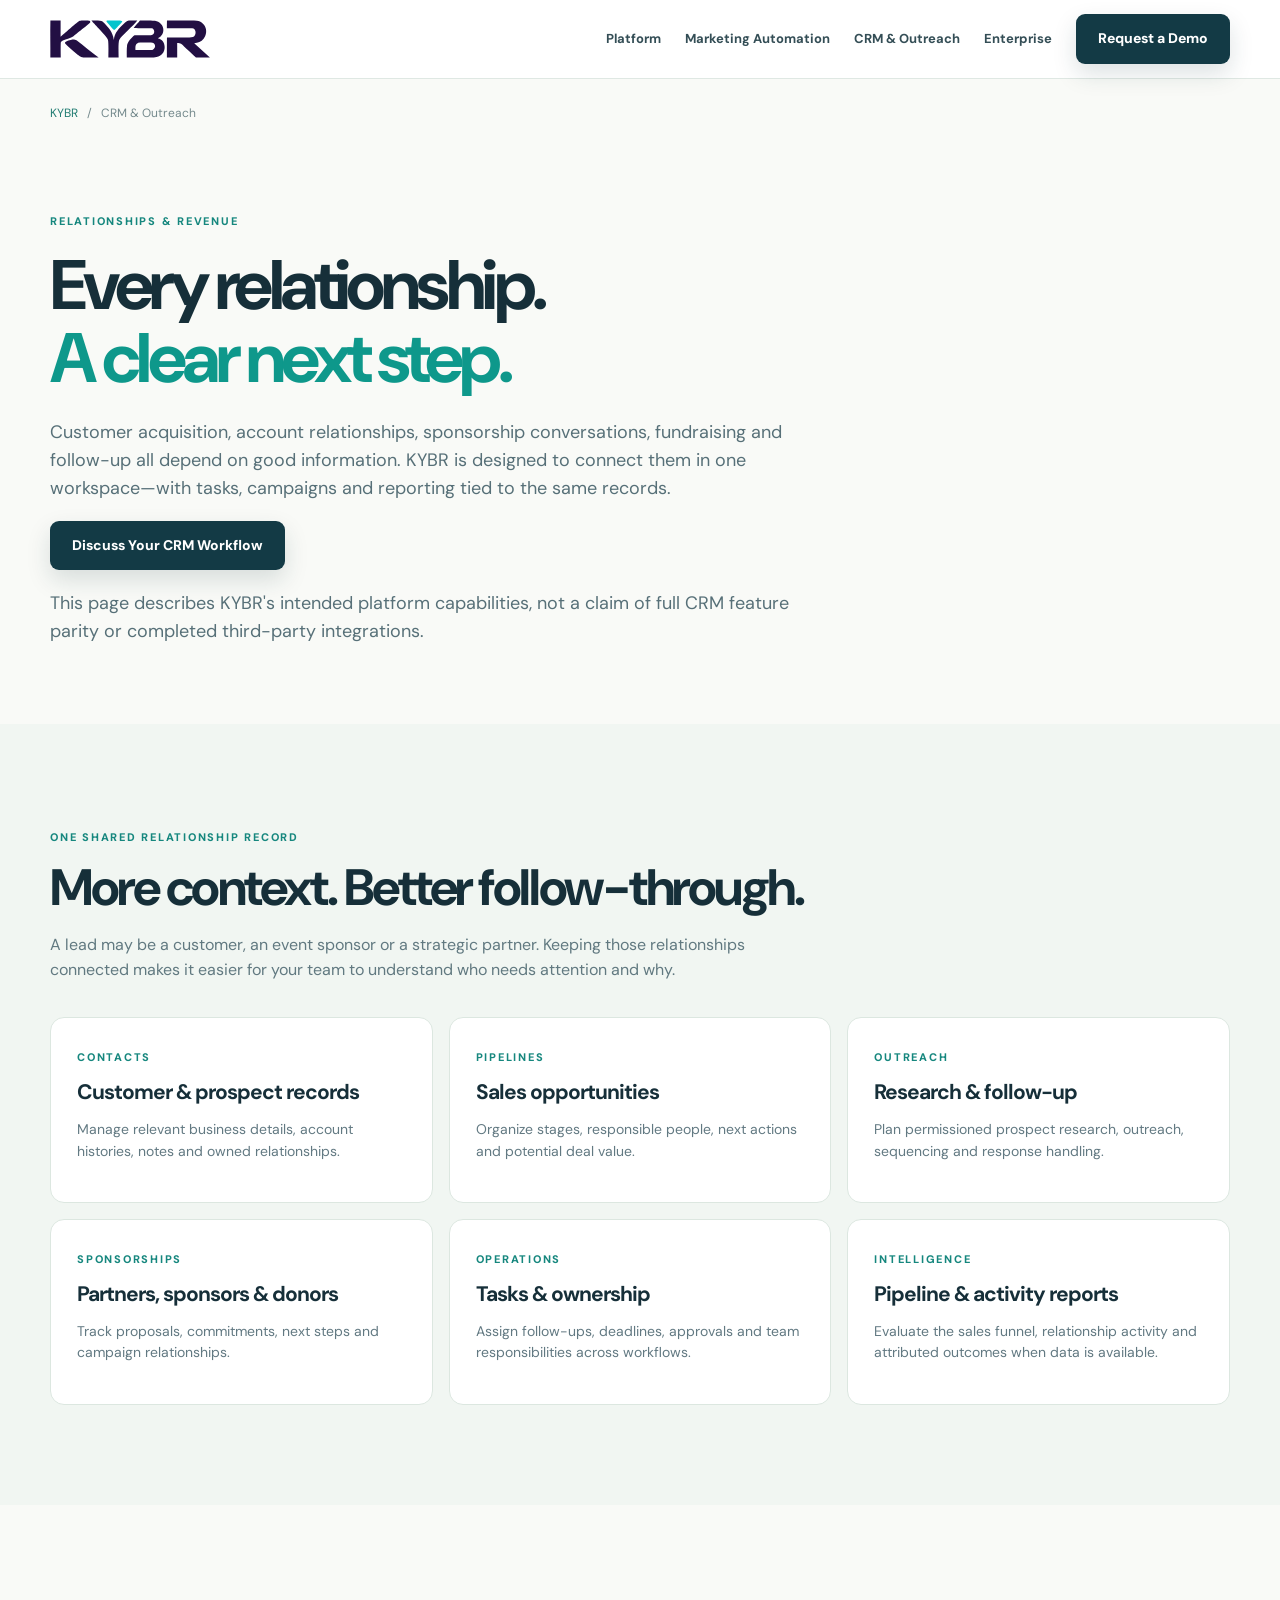
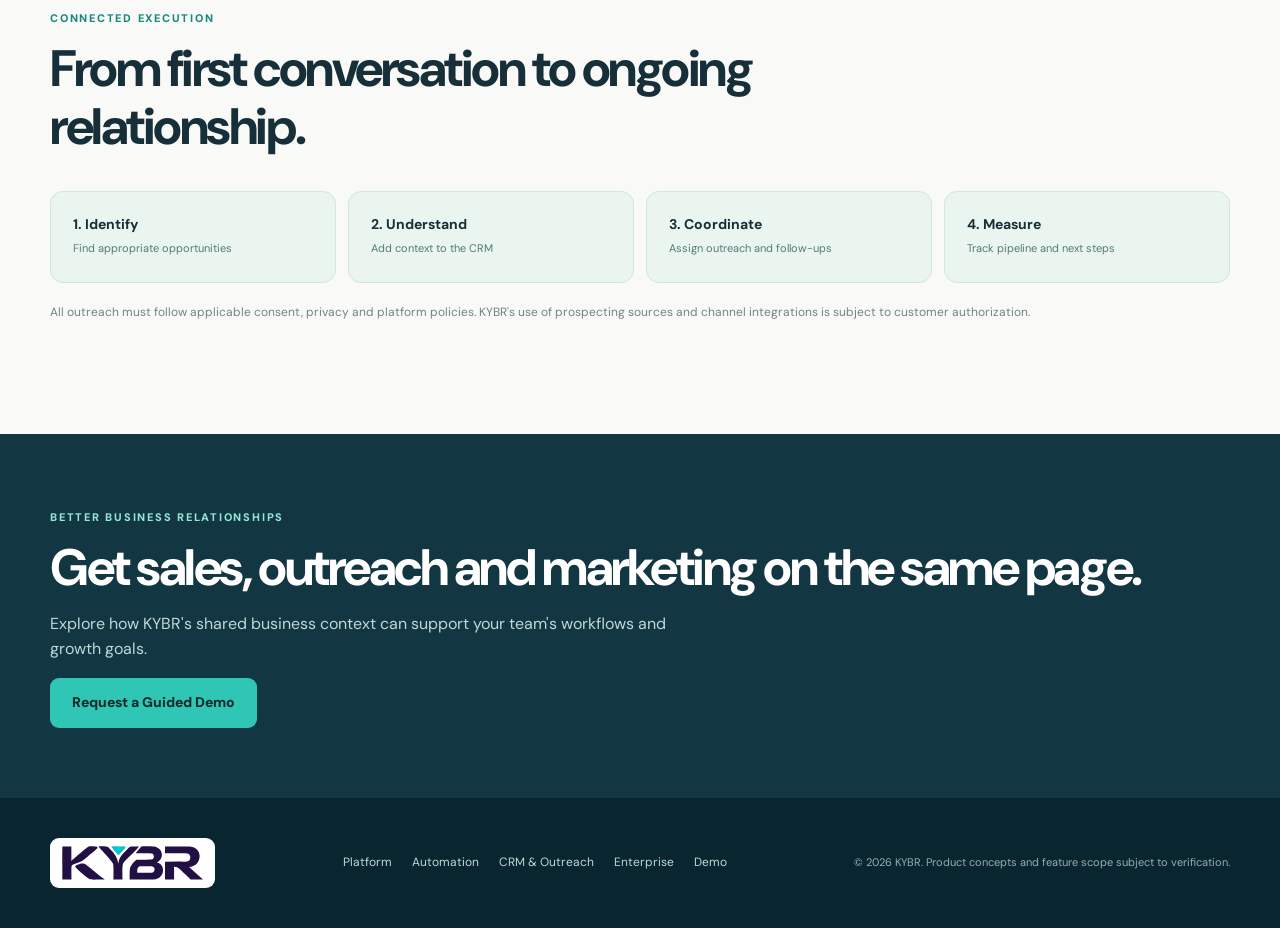
<file: crm-outreach.html>
<!doctype html><html lang="en"><head><meta charset="utf-8"><meta name="viewport" content="width=device-width,initial-scale=1"><meta name="theme-color" content="#f9faf7"><meta name="description" content="Explore KYBR's connected CRM and outreach platform concept: prospects, customer records, sponsorships, sales workflows, follow-ups, tasks and reporting."><title>AI CRM, Sales Outreach & Sponsorship Management | KYBR</title><link rel="preconnect" href="https://fonts.googleapis.com"><link rel="preconnect" href="https://fonts.gstatic.com" crossorigin><link href="https://fonts.googleapis.com/css2?family=DM+Sans:wght@400;500;600;700;800;900&display=swap" rel="stylesheet"><link rel="stylesheet" href="./growth.css"><link rel="stylesheet" href="./seo-ux.css"><link rel="stylesheet" href="./logo-official.css"></head><body class="kybr-app"><a class="skip-link" href="#main">Skip to main content</a><header class="nav-shell"><div class="container nav"><a class="logo" href="./index.html"><img class="official-kybr-logo" src="./assets/kybr-logo.svg" alt="KYBR" width="160" height="39"></a><button class="menu-btn" id="growth-menu" aria-expanded="false" aria-controls="growth-links">Menu</button><nav class="nav-links" id="growth-links" aria-label="Main navigation"><a href="./index.html#platform">Platform</a><a href="./marketing-automation.html">Marketing Automation</a><a href="./crm-outreach.html">CRM &amp; Outreach</a><a href="./enterprise.html">Enterprise</a><a class="btn btn-primary" href="./index.html#contact">Request a Demo</a></nav></div></header><main id="main"><div class="container"><div class="breadcrumbs"><a href="./index.html">KYBR</a><span>/</span><span>CRM &amp; Outreach</span></div><section class="topic-hero"><span class="eyebrow">RELATIONSHIPS &amp; REVENUE</span><h1>Every relationship.<br><em style="font-style:normal;color:#0e988b">A clear next step.</em></h1><p>Customer acquisition, account relationships, sponsorship conversations, fundraising and follow-up all depend on good information. KYBR is designed to connect them in one workspace—with tasks, campaigns and reporting tied to the same records.</p><a class="btn btn-primary" href="./index.html#contact">Discuss Your CRM Workflow</a><p class="topic-note">This page describes KYBR's intended platform capabilities, not a claim of full CRM feature parity or completed third-party integrations.</p></section></div>
<section class="section dashboard-section"><div class="container"><div class="section-intro"><span class="eyebrow">ONE SHARED RELATIONSHIP RECORD</span><h2>More context. Better follow-through.</h2><p>A lead may be a customer, an event sponsor or a strategic partner. Keeping those relationships connected makes it easier for your team to understand who needs attention and why.</p></div><div class="topic-grid">
<article class="topic-card"><span class="eyebrow">CONTACTS</span><h3>Customer &amp; prospect records</h3><p>Manage relevant business details, account histories, notes and owned relationships.</p></article>
<article class="topic-card"><span class="eyebrow">PIPELINES</span><h3>Sales opportunities</h3><p>Organize stages, responsible people, next actions and potential deal value.</p></article>
<article class="topic-card"><span class="eyebrow">OUTREACH</span><h3>Research &amp; follow-up</h3><p>Plan permissioned prospect research, outreach, sequencing and response handling.</p></article>
<article class="topic-card"><span class="eyebrow">SPONSORSHIPS</span><h3>Partners, sponsors &amp; donors</h3><p>Track proposals, commitments, next steps and campaign relationships.</p></article>
<article class="topic-card"><span class="eyebrow">OPERATIONS</span><h3>Tasks &amp; ownership</h3><p>Assign follow-ups, deadlines, approvals and team responsibilities across workflows.</p></article>
<article class="topic-card"><span class="eyebrow">INTELLIGENCE</span><h3>Pipeline &amp; activity reports</h3><p>Evaluate the sales funnel, relationship activity and attributed outcomes when data is available.</p></article></div></div></section>
<section class="section container"><div class="section-intro"><span class="eyebrow">CONNECTED EXECUTION</span><h2>From first conversation to ongoing relationship.</h2></div><div class="topic-flow"><div><strong>1. Identify</strong><span>Find appropriate opportunities</span></div><div><strong>2. Understand</strong><span>Add context to the CRM</span></div><div><strong>3. Coordinate</strong><span>Assign outreach and follow-ups</span></div><div><strong>4. Measure</strong><span>Track pipeline and next steps</span></div></div><p class="topic-note">All outreach must follow applicable consent, privacy and platform policies. KYBR's use of prospecting sources and channel integrations is subject to customer authorization.</p></section>
<section class="topic-cta"><div class="container"><span class="eyebrow" style="color:#95e6d6">BETTER BUSINESS RELATIONSHIPS</span><h2>Get sales, outreach and marketing on the same page.</h2><p>Explore how KYBR's shared business context can support your team's workflows and growth goals.</p><a class="btn" href="./index.html#contact">Request a Guided Demo</a></div></section></main><footer><div class="container foot-inner"><a class="logo" href="./index.html"><img class="official-kybr-logo" src="./assets/kybr-logo.svg" alt="KYBR" width="160" height="39"></a><div class="foot-links"><a href="./index.html">Platform</a><a href="./marketing-automation.html">Automation</a><a href="./crm-outreach.html">CRM &amp; Outreach</a><a href="./enterprise.html">Enterprise</a><a href="./index.html#contact">Demo</a></div><p>© <span id="current-year">2026</span> KYBR. Product concepts and feature scope subject to verification.</p></div></footer><script src="./growth.js"></script></body></html>
</file>
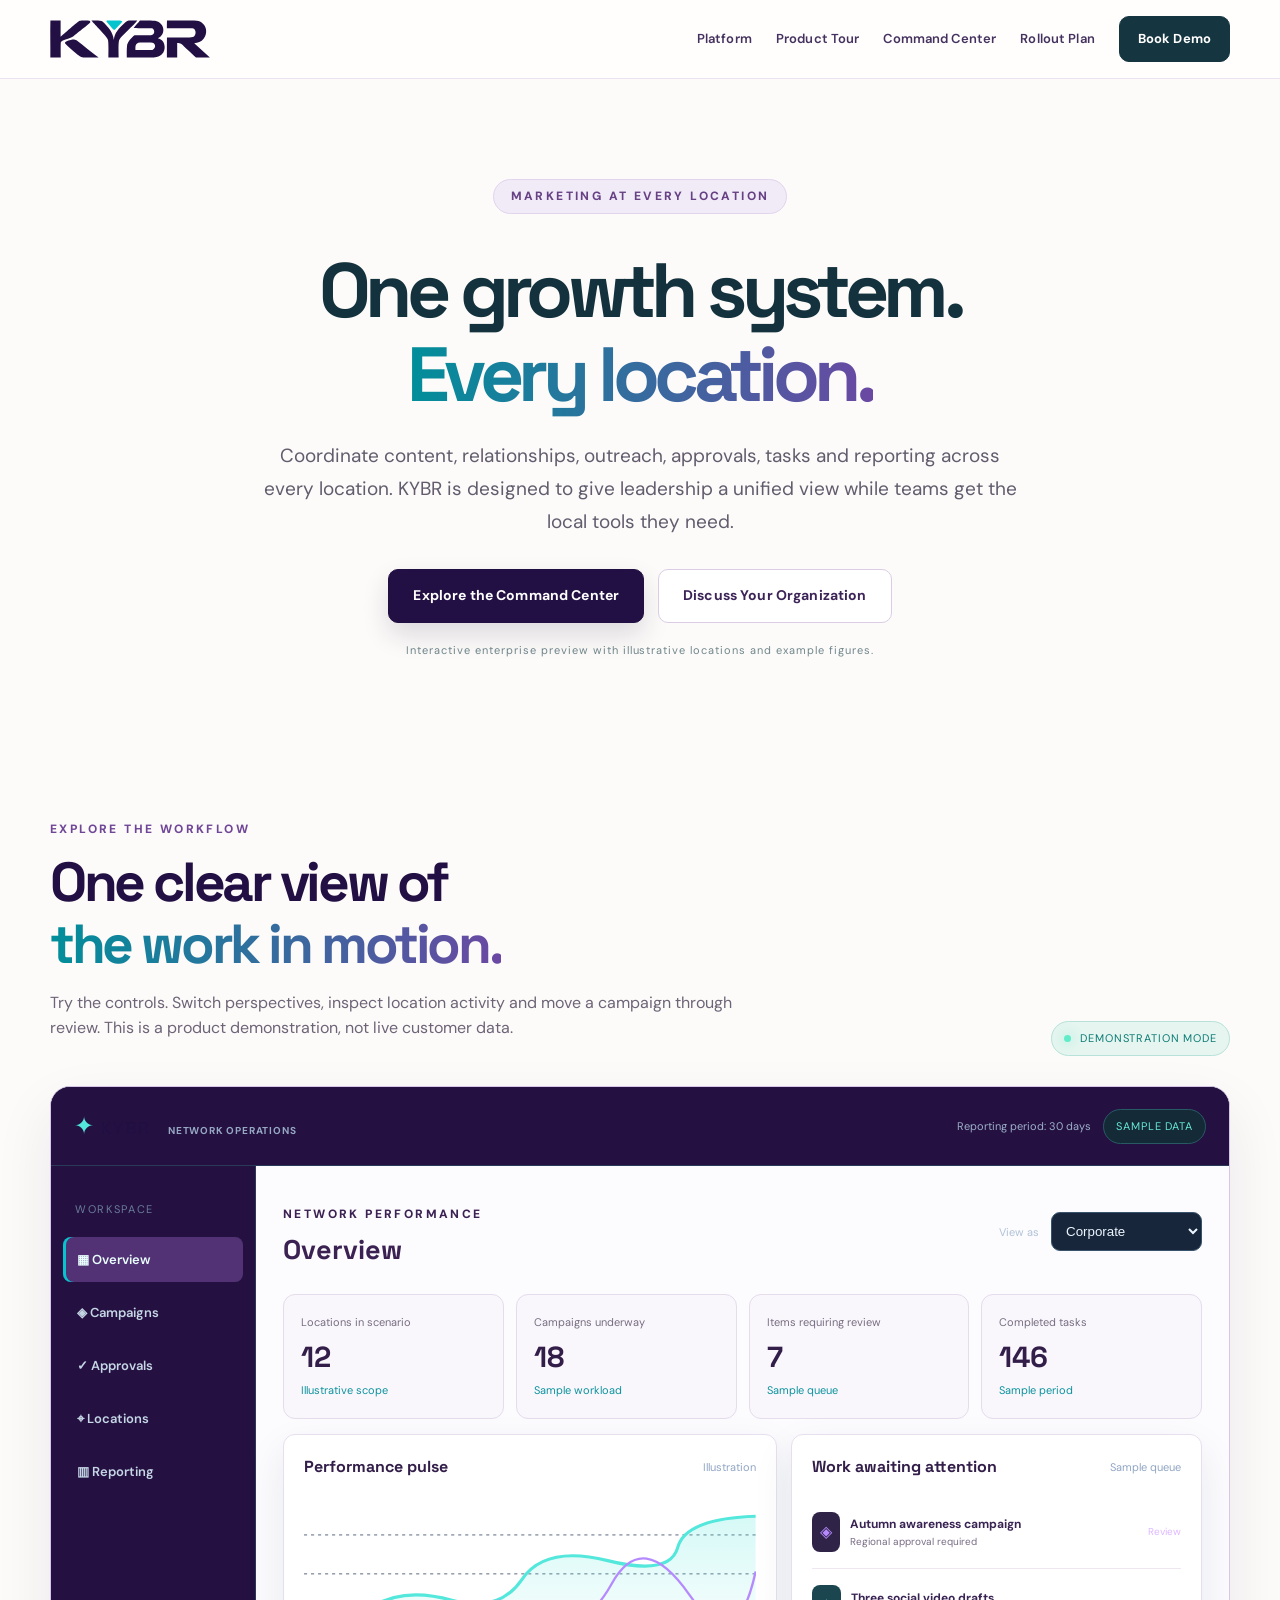
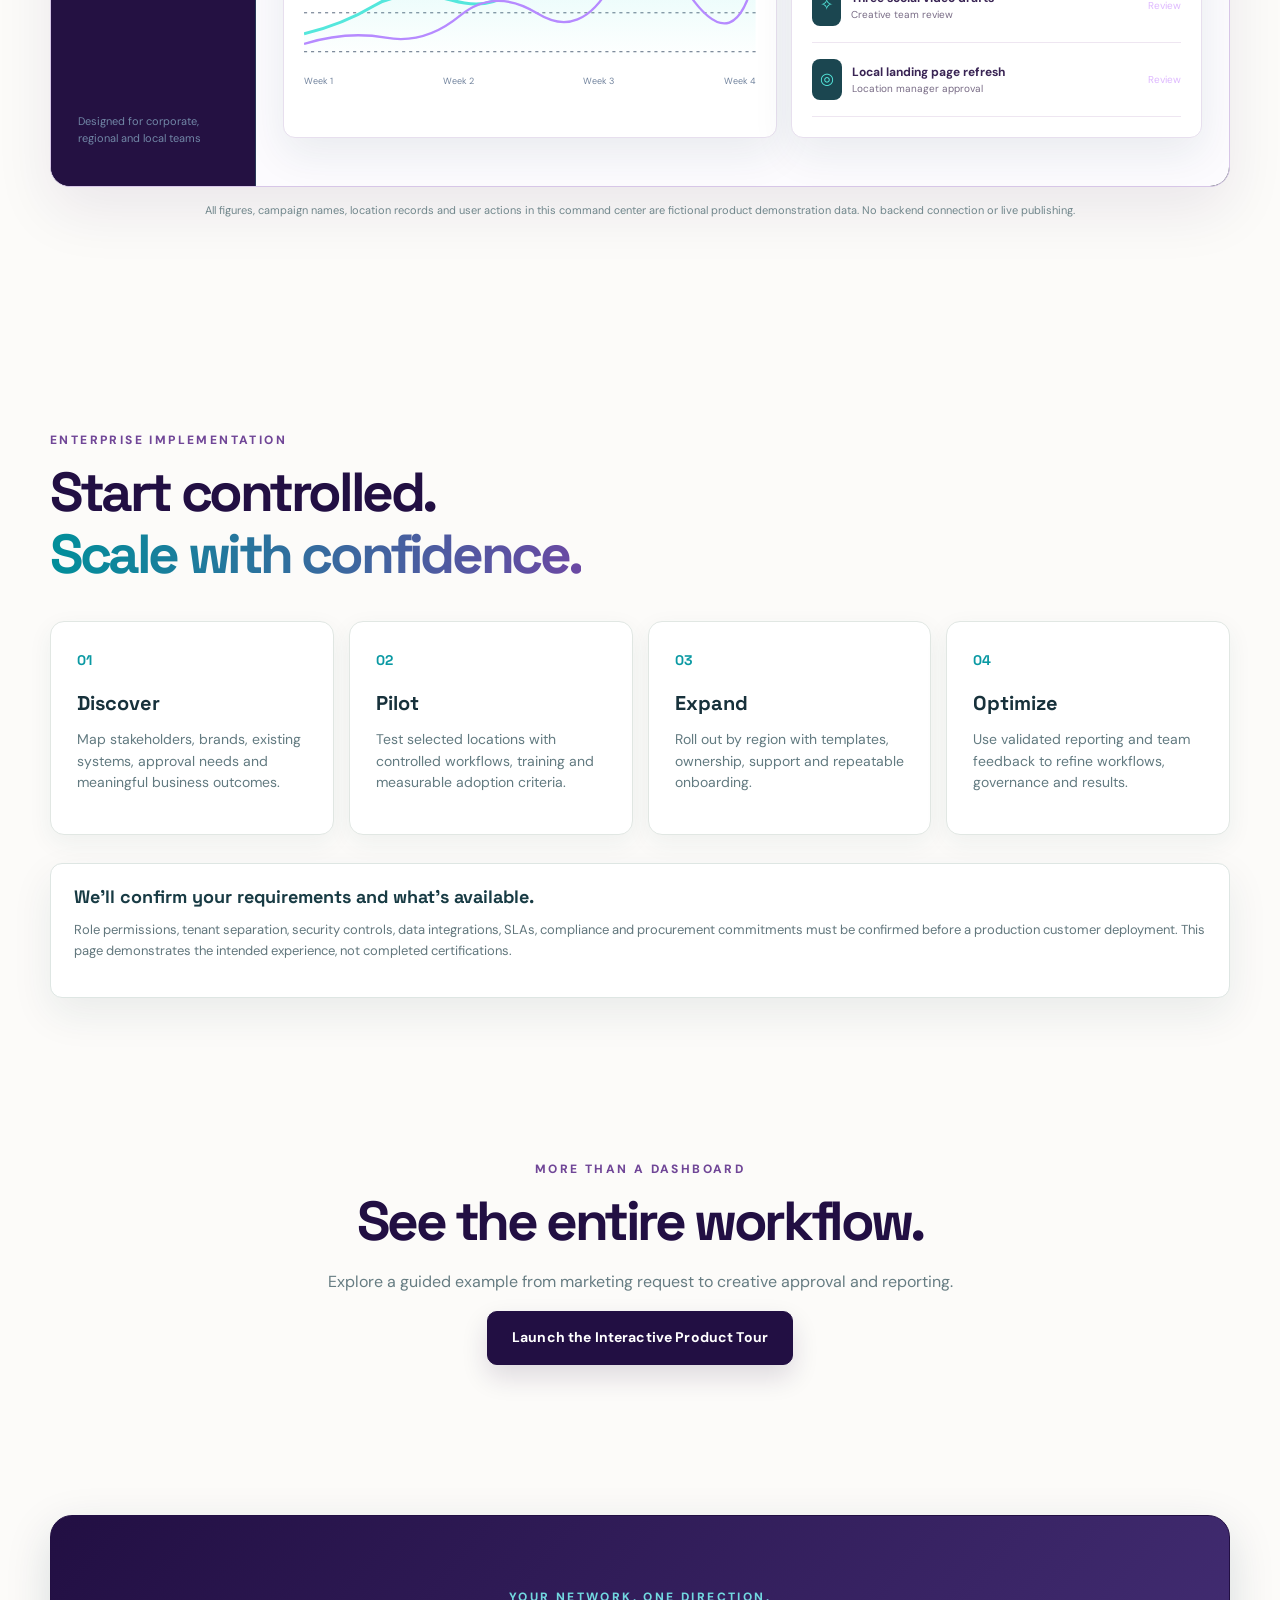
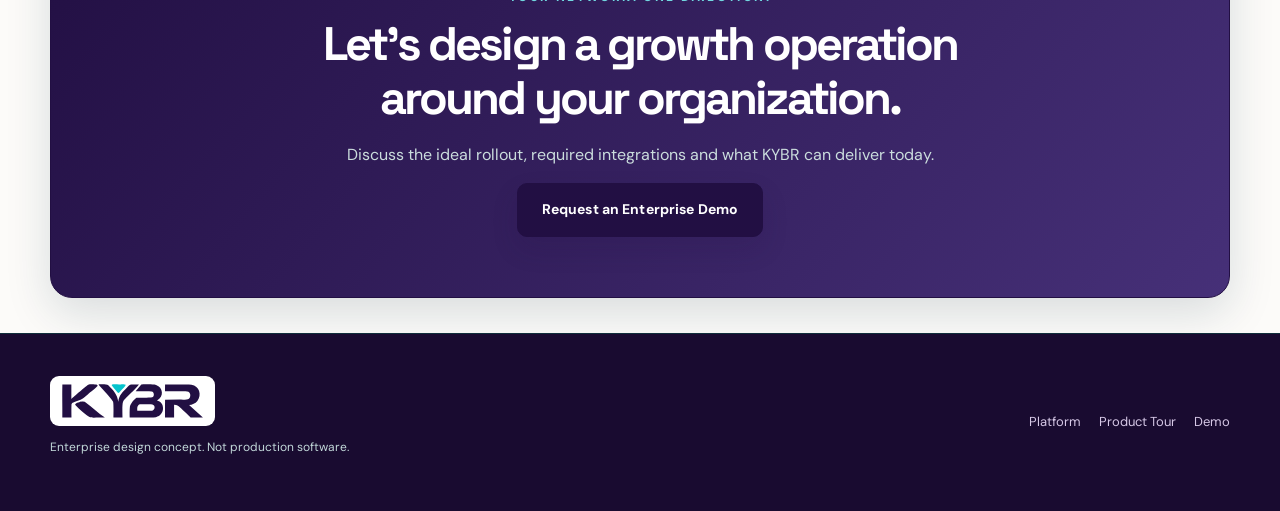
<file: enterprise.html>
<!doctype html>
<html lang="en"><head><meta charset="utf-8"><meta name="viewport" content="width=device-width,initial-scale=1"><meta name="theme-color" content="#070b17">
<meta name="description" content="Explore how KYBR can support growing organizations through shared marketing operations, local workflows, approvals and coordinated reporting.">
<title>Enterprise Growth Operations | KYBR</title>
<link rel="preconnect" href="https://fonts.googleapis.com"><link rel="preconnect" href="https://fonts.gstatic.com" crossorigin><link href="https://fonts.googleapis.com/css2?family=DM+Sans:wght@400;500;600;700&family=Space+Grotesk:wght@400;500;600;700&display=swap" rel="stylesheet">
<link rel="stylesheet" href="./styles.css"><link rel="stylesheet" href="./experience.css"><link rel="stylesheet" href="./polish.css"><link rel="stylesheet" href="./human-secondary.css"><link rel="stylesheet" href="./logo-official.css"><link rel="stylesheet" href="./secondary-art.css"></head>
<body><a class="skip-link" href="#main-content">Skip to main content</a><header class="site-header"><div class="wrap nav"><a class="brand" href="./index.html" aria-label="KYBR homepage"><img class="official-kybr-logo" src="./assets/kybr-logo.svg" alt="KYBR" width="160" height="39"></a><button class="menu-toggle" id="menu-toggle" aria-expanded="false" aria-controls="nav-links">☰</button><nav id="nav-links" class="nav-links"><a href="./index.html">Platform</a><a href="./tour.html">Product Tour</a><a href="#command">Command Center</a><a href="#rollout">Rollout Plan</a><a class="btn btn-outline nav-cta" href="./index.html#contact">Book Demo</a></nav></div></header>
<main id="main-content"><section class="enterprise-hero wrap"><p class="eyebrow pill">MARKETING AT EVERY LOCATION</p><h1>One growth system.<br><em>Every location.</em></h1><p>Coordinate content, relationships, outreach, approvals, tasks and reporting across every location. KYBR is designed to give leadership a unified view while teams get the local tools they need.</p><div class="actions"><a class="btn btn-primary" href="#command">Explore the Command Center</a><a class="btn btn-outline" href="./index.html#contact">Discuss Your Organization</a></div><p class="micro">Interactive enterprise preview with illustrative locations and example figures.</p></section>
<section class="wrap experience-section" id="command"><div class="experience-heading"><div><p class="eyebrow">EXPLORE THE WORKFLOW</p><h2>One clear view of<br><span class="gradient-text">the work in motion.</span></h2><p>Try the controls. Switch perspectives, inspect location activity and move a campaign through review. This is a product demonstration, not live customer data.</p></div><div class="mode-label"><span class="pulse-dot"></span> DEMONSTRATION MODE</div></div>
<div class="ex-shell"><div class="ex-toolbar"><div><span class="spark">✦</span> KYBR <strong>NETWORK OPERATIONS</strong></div><div class="ex-toolbar-actions"><span>Reporting period: 30 days</span><span class="demo-chip">SAMPLE DATA</span></div></div>
<div class="ex-content"><aside class="ex-side"><p>WORKSPACE</p><button class="ex-side-button selected" data-screen="overview">▦ Overview</button><button class="ex-side-button" data-screen="campaigns">◈ Campaigns</button><button class="ex-side-button" data-screen="approvals">✓ Approvals</button><button class="ex-side-button" data-screen="locations">⌖ Locations</button><button class="ex-side-button" data-screen="reporting">▥ Reporting</button><div class="ex-side-bottom">Designed for corporate, regional and local teams</div></aside>
<div class="ex-stage"><div class="ex-stage-head"><div><p class="eyebrow" id="screen-kicker">NETWORK PERFORMANCE</p><h3 id="screen-title">Overview</h3></div><label class="view-picker">View as <select id="role-filter"><option value="corporate">Corporate</option><option value="regional">Regional Manager</option><option value="local">Location Team</option></select></label></div>
<div id="screen-overview" class="screen active-screen"><div class="ex-kpis"><div><small>Locations in scenario</small><strong id="ex-locations">12</strong><span>Illustrative scope</span></div><div><small>Campaigns underway</small><strong id="ex-campaigns">18</strong><span>Sample workload</span></div><div><small>Items requiring review</small><strong id="ex-approvals">7</strong><span>Sample queue</span></div><div><small>Completed tasks</small><strong id="ex-tasks">146</strong><span>Sample period</span></div></div><div class="ex-two"><div class="ex-card"><div class="ex-card-top"><h4>Performance pulse</h4><span>Illustration</span></div><svg class="pulse-chart" viewBox="0 0 580 220" role="img" aria-label="Sample fluctuating campaign activity over four weeks"><defs><linearGradient id="exg" x1="0" y1="0" x2="0" y2="1"><stop stop-color="#54e7dc" stop-opacity=".24"/><stop offset="1" stop-color="#54e7dc" stop-opacity="0"/></linearGradient></defs><path d="M0 50H580 M0 100H580 M0 150H580 M0 200H580" stroke="#2c405b" stroke-dasharray="4 5"/><path d="M0 177 Q50 165 90 141 T190 134 T280 107 T390 83 T480 66 T580 26 L580 210 L0 210Z" fill="url(#exg)"/><path d="M0 177 Q50 165 90 141 T190 134 T280 107 T390 83 T480 66 T580 26" stroke="#54e7dc" stroke-width="4" fill="none"/><path d="M0 190 Q55 173 105 182 T200 154 T300 151 T395 113 T495 127 T580 97" stroke="#b68aff" stroke-width="3" fill="none"/></svg><div class="axis"><span>Week 1</span><span>Week 2</span><span>Week 3</span><span>Week 4</span></div></div><div class="ex-card"><div class="ex-card-top"><h4>Work awaiting attention</h4><span>Sample queue</span></div><div class="queue-item"><span class="queue-mark violet-mark">◈</span><div><strong>Autumn awareness campaign</strong><small>Regional approval required</small></div><span class="queue-status">Review</span></div><div class="queue-item"><span class="queue-mark">✧</span><div><strong>Three social video drafts</strong><small>Creative team review</small></div><span class="queue-status">Review</span></div><div class="queue-item"><span class="queue-mark">◎</span><div><strong>Local landing page refresh</strong><small>Location manager approval</small></div><span class="queue-status">Review</span></div></div></div></div>
<div id="screen-campaigns" class="screen" hidden><div class="ex-card"><div class="ex-card-top"><h4>Campaign workspace</h4><span>Illustrative examples</span></div><div class="campaign-line"><div><strong>Community Awareness</strong><small>Brand template · 12 selected locations</small></div><span class="state-tag">In progress</span></div><div class="campaign-line"><div><strong>Local Recruitment</strong><small>Regional creative · 8 selected locations</small></div><span class="state-tag">Draft</span></div><div class="campaign-line"><div><strong>Fall Outreach</strong><small>Corporate campaign · all locations</small></div><span class="state-tag">In review</span></div></div><div class="ex-info">With an enterprise deployment, corporate teams should be able to create reusable campaign templates while local teams adapt approved details to their market.</div></div>
<div id="screen-approvals" class="screen" hidden><div class="ex-card"><div class="ex-card-top"><h4>Review a campaign concept</h4><span>Try the workflow</span></div><div class="approval-creative"><span class="creative-label">CAMPAIGN DRAFT · DEMO</span><h4>Every location.<br><em>One stronger brand.</em></h4><p>Proposed headline and messaging for a local awareness campaign.</p></div><div class="approval-actions"><button id="approve-campaign" class="btn btn-primary" type="button">✓ Approve Draft</button><button id="revision-campaign" class="btn btn-outline" type="button"> Request Revision</button></div><p id="approval-message" class="status-message" role="status" aria-live="polite">Awaiting review. No content will be published from this demo.</p></div></div>
<div id="screen-locations" class="screen" hidden><div class="ex-card"><div class="ex-card-top"><h4>Location directory</h4><span>Sample records</span></div><label class="sr-only" for="location-search">Search locations</label><input id="location-search" type="search" placeholder="Search sample locations or regions" class="location-search"><div id="location-list"><div class="location-record" data-search="location 01 northwest"><span>⌖</span><div><strong>Location 01</strong><small>Northwest region</small></div><b>Active</b></div><div class="location-record" data-search="location 02 northwest"><span>⌖</span><div><strong>Location 02</strong><small>Northwest region</small></div><b>Active</b></div><div class="location-record" data-search="location 03 central"><span>⌖</span><div><strong>Location 03</strong><small>Central region</small></div><b>Active</b></div><div class="location-record" data-search="location 04 south"><span>⌖</span><div><strong>Location 04</strong><small>South region</small></div><b>Active</b></div></div><p id="location-no-results" hidden class="muted small">No sample locations match.</p></div></div>
<div id="screen-reporting" class="screen" hidden><div class="ex-card"><div class="ex-card-top"><h4>Executive reporting</h4><span>Illustrative report</span></div><div class="report-grid"><div><small>Channel coverage</small><strong>4 channels</strong><p>Organic, email, paid and outreach</p></div><div><small>Review completion</small><strong>83%</strong><p>Illustrative approval completion</p></div><div><small>Campaign reach</small><strong>28.4k</strong><p>Illustrative impressions</p></div></div><div class="ex-info">Real production reporting will depend on confirmed integrations, tracking configuration and customer permissions.</div></div></div>
</div></div></div><p class="experience-footnote">All figures, campaign names, location records and user actions in this command center are fictional product demonstration data. No backend connection or live publishing.</p></section>
<section class="wrap section" id="rollout"><p class="eyebrow">ENTERPRISE IMPLEMENTATION</p><h2>Start controlled.<br><span class="gradient-text">Scale with confidence.</span></h2><div class="rollout-grid"><article><span>01</span><h3>Discover</h3><p>Map stakeholders, brands, existing systems, approval needs and meaningful business outcomes.</p></article><article><span>02</span><h3>Pilot</h3><p>Test selected locations with controlled workflows, training and measurable adoption criteria.</p></article><article><span>03</span><h3>Expand</h3><p>Roll out by region with templates, ownership, support and repeatable onboarding.</p></article><article><span>04</span><h3>Optimize</h3><p>Use validated reporting and team feedback to refine workflows, governance and results.</p></article></div><div class="enterprise-boundary"><h3>We'll confirm your requirements and what's available.</h3><p>Role permissions, tenant separation, security controls, data integrations, SLAs, compliance and procurement commitments must be confirmed before a production customer deployment. This page demonstrates the intended experience, not completed certifications.</p></div></section>
<section class="wrap section crosscta"><p class="eyebrow">MORE THAN A DASHBOARD</p><h2>See the entire workflow.</h2><p>Explore a guided example from marketing request to creative approval and reporting.</p><a class="btn btn-primary" href="./tour.html">Launch the Interactive Product Tour</a></section>
<section class="section wrap" id="demo"><div class="final-gradient"><p class="eyebrow">YOUR NETWORK. ONE DIRECTION.</p><h2>Let's design a growth operation<br>around your organization.</h2><p>Discuss the ideal rollout, required integrations and what KYBR can deliver today.</p><a class="btn btn-primary" href="./index.html#contact">Request an Enterprise Demo</a></div></section></main>
<footer><div class="wrap footer-inner"><div><a href="./index.html" class="brand"><img class="official-kybr-logo" src="./assets/kybr-logo.svg" alt="KYBR" width="160" height="39"></a><p>Enterprise design concept. Not production software.</p></div><div class="footer-links"><a href="./index.html">Platform</a><a href="./tour.html">Product Tour</a><a href="./index.html#contact">Demo</a></div></div></footer><script src="./script.js"></script><script src="./experience.js"></script></body></html>
</file>
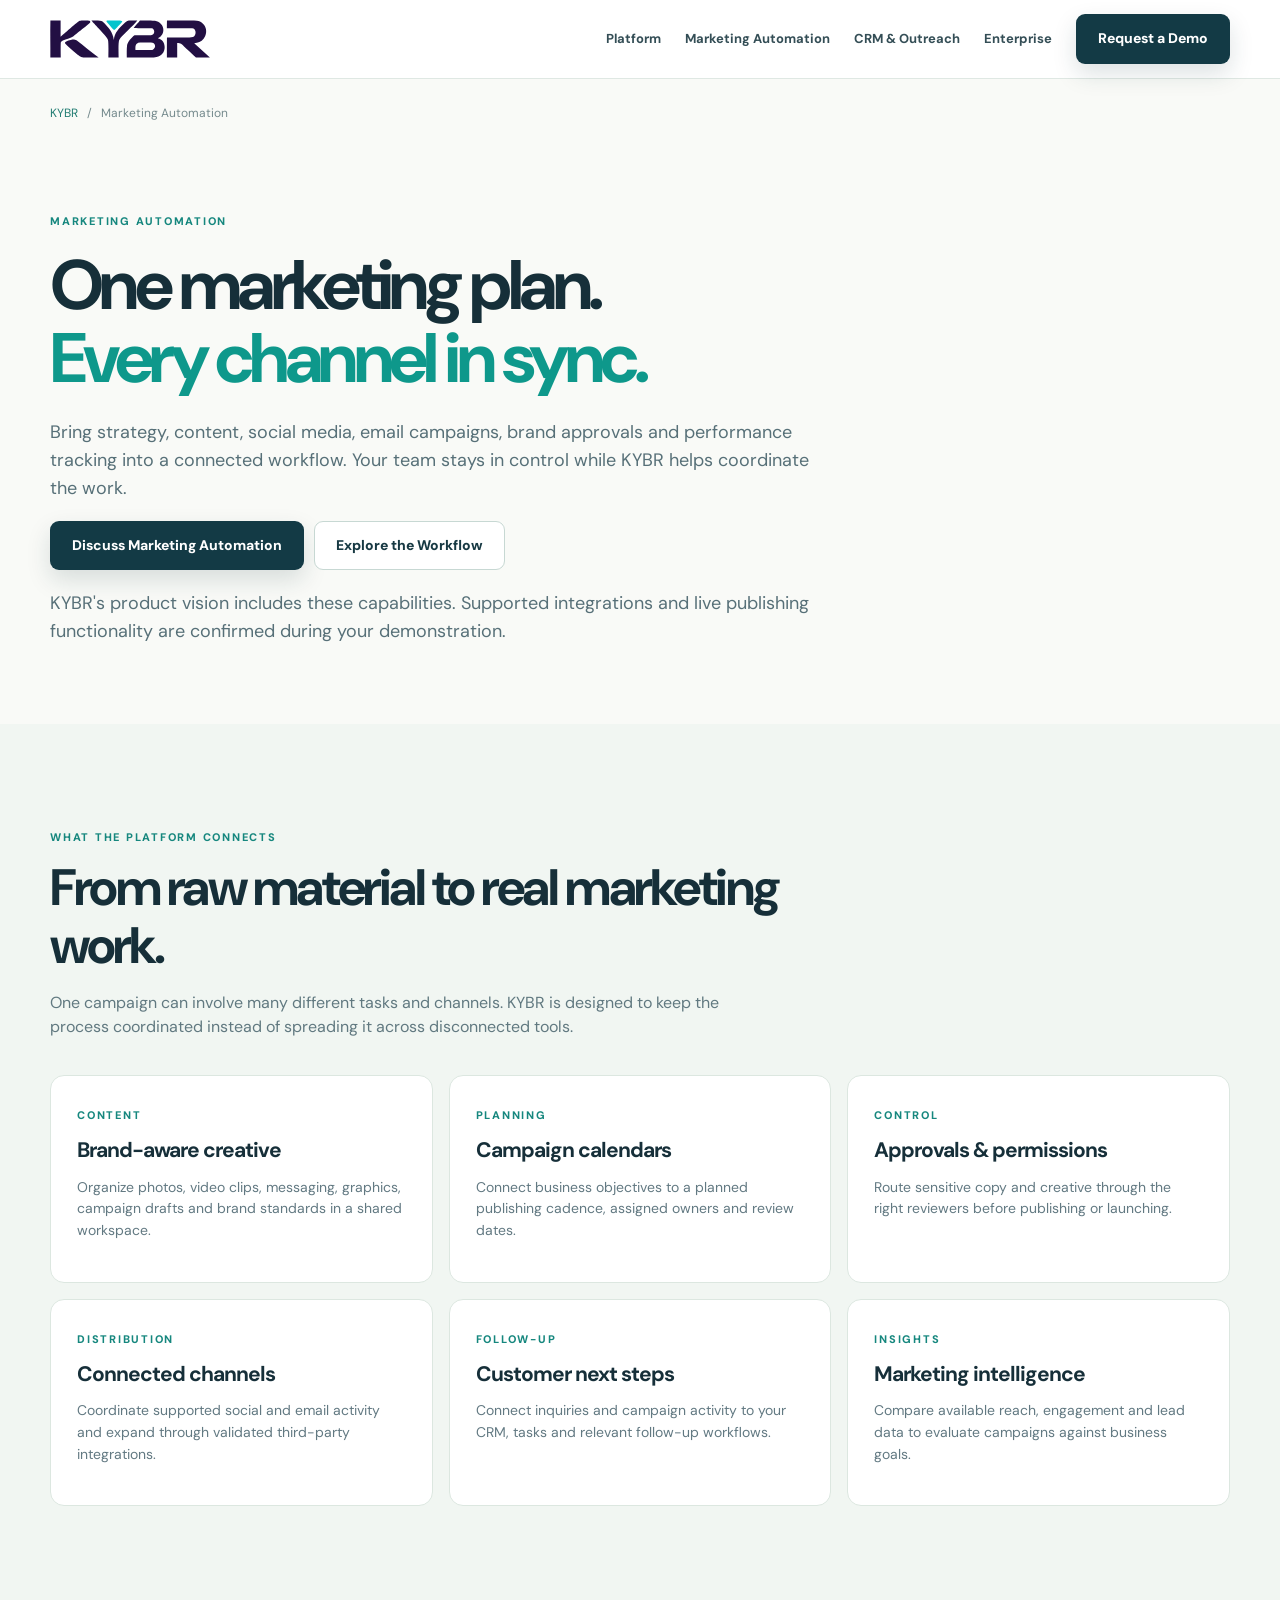
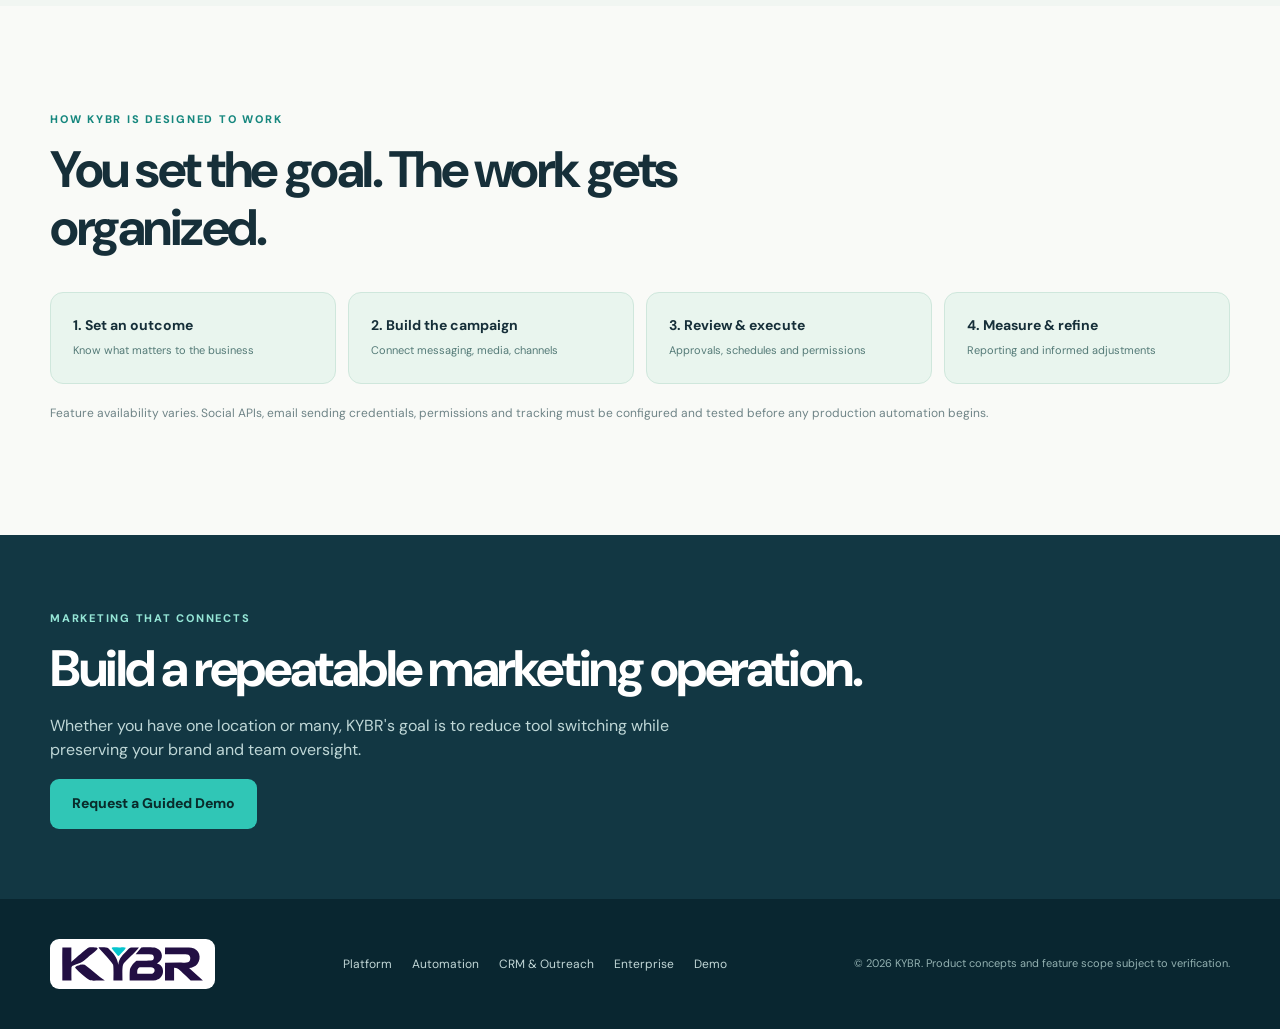
<file: marketing-automation.html>
<!doctype html><html lang="en"><head><meta charset="utf-8"><meta name="viewport" content="width=device-width,initial-scale=1"><meta name="theme-color" content="#f9faf7"><meta name="description" content="Explore KYBR's marketing automation vision: brand-aware content, social scheduling, email campaigns, approvals, connected workflows and performance reporting."><title>AI Marketing Automation Software & Social Media Workflows | KYBR</title><link rel="preconnect" href="https://fonts.googleapis.com"><link rel="preconnect" href="https://fonts.gstatic.com" crossorigin><link href="https://fonts.googleapis.com/css2?family=DM+Sans:wght@400;500;600;700;800;900&display=swap" rel="stylesheet"><link rel="stylesheet" href="./growth.css"><link rel="stylesheet" href="./seo-ux.css"><link rel="stylesheet" href="./logo-official.css"></head><body class="kybr-app"><a class="skip-link" href="#main">Skip to main content</a><header class="nav-shell"><div class="container nav"><a class="logo" href="./index.html"><img class="official-kybr-logo" src="./assets/kybr-logo.svg" alt="KYBR" width="160" height="39"></a><button class="menu-btn" id="growth-menu" aria-expanded="false" aria-controls="growth-links">Menu</button><nav class="nav-links" id="growth-links" aria-label="Main navigation"><a href="./index.html#platform">Platform</a><a href="./marketing-automation.html">Marketing Automation</a><a href="./crm-outreach.html">CRM &amp; Outreach</a><a href="./enterprise.html">Enterprise</a><a class="btn btn-primary" href="./index.html#contact">Request a Demo</a></nav></div></header><main id="main"><div class="container"><div class="breadcrumbs"><a href="./index.html">KYBR</a><span>/</span><span>Marketing Automation</span></div><section class="topic-hero"><span class="eyebrow">MARKETING AUTOMATION</span><h1>One marketing plan.<br><em style="font-style:normal;color:#0e988b">Every channel in sync.</em></h1><p>Bring strategy, content, social media, email campaigns, brand approvals and performance tracking into a connected workflow. Your team stays in control while KYBR helps coordinate the work.</p><a class="btn btn-primary" href="./index.html#contact">Discuss Marketing Automation</a><a class="btn btn-secondary" style="margin-left:10px" href="./tour.html">Explore the Workflow</a><p class="topic-note">KYBR's product vision includes these capabilities. Supported integrations and live publishing functionality are confirmed during your demonstration.</p></section></div>
<section class="section dashboard-section"><div class="container"><div class="section-intro"><span class="eyebrow">WHAT THE PLATFORM CONNECTS</span><h2>From raw material to real marketing work.</h2><p>One campaign can involve many different tasks and channels. KYBR is designed to keep the process coordinated instead of spreading it across disconnected tools.</p></div><div class="topic-grid">
<article class="topic-card"><span class="eyebrow">CONTENT</span><h3>Brand-aware creative</h3><p>Organize photos, video clips, messaging, graphics, campaign drafts and brand standards in a shared workspace.</p></article>
<article class="topic-card"><span class="eyebrow">PLANNING</span><h3>Campaign calendars</h3><p>Connect business objectives to a planned publishing cadence, assigned owners and review dates.</p></article>
<article class="topic-card"><span class="eyebrow">CONTROL</span><h3>Approvals &amp; permissions</h3><p>Route sensitive copy and creative through the right reviewers before publishing or launching.</p></article>
<article class="topic-card"><span class="eyebrow">DISTRIBUTION</span><h3>Connected channels</h3><p>Coordinate supported social and email activity and expand through validated third-party integrations.</p></article>
<article class="topic-card"><span class="eyebrow">FOLLOW-UP</span><h3>Customer next steps</h3><p>Connect inquiries and campaign activity to your CRM, tasks and relevant follow-up workflows.</p></article>
<article class="topic-card"><span class="eyebrow">INSIGHTS</span><h3>Marketing intelligence</h3><p>Compare available reach, engagement and lead data to evaluate campaigns against business goals.</p></article></div></div></section>
<section class="section container"><div class="section-intro"><span class="eyebrow">HOW KYBR IS DESIGNED TO WORK</span><h2>You set the goal. The work gets organized.</h2></div><div class="topic-flow"><div><strong>1. Set an outcome</strong><span>Know what matters to the business</span></div><div><strong>2. Build the campaign</strong><span>Connect messaging, media, channels</span></div><div><strong>3. Review &amp; execute</strong><span>Approvals, schedules and permissions</span></div><div><strong>4. Measure &amp; refine</strong><span>Reporting and informed adjustments</span></div></div><p class="topic-note">Feature availability varies. Social APIs, email sending credentials, permissions and tracking must be configured and tested before any production automation begins.</p></section>
<section class="topic-cta"><div class="container"><span class="eyebrow" style="color:#95e6d6">MARKETING THAT CONNECTS</span><h2>Build a repeatable marketing operation.</h2><p>Whether you have one location or many, KYBR's goal is to reduce tool switching while preserving your brand and team oversight.</p><a class="btn" href="./index.html#contact">Request a Guided Demo</a></div></section></main><footer><div class="container foot-inner"><a class="logo" href="./index.html"><img class="official-kybr-logo" src="./assets/kybr-logo.svg" alt="KYBR" width="160" height="39"></a><div class="foot-links"><a href="./index.html">Platform</a><a href="./marketing-automation.html">Automation</a><a href="./crm-outreach.html">CRM &amp; Outreach</a><a href="./enterprise.html">Enterprise</a><a href="./index.html#contact">Demo</a></div><p>© <span id="current-year">2026</span> KYBR. Product concepts and feature scope subject to verification.</p></div></footer><script src="./growth.js"></script></body></html>
</file>
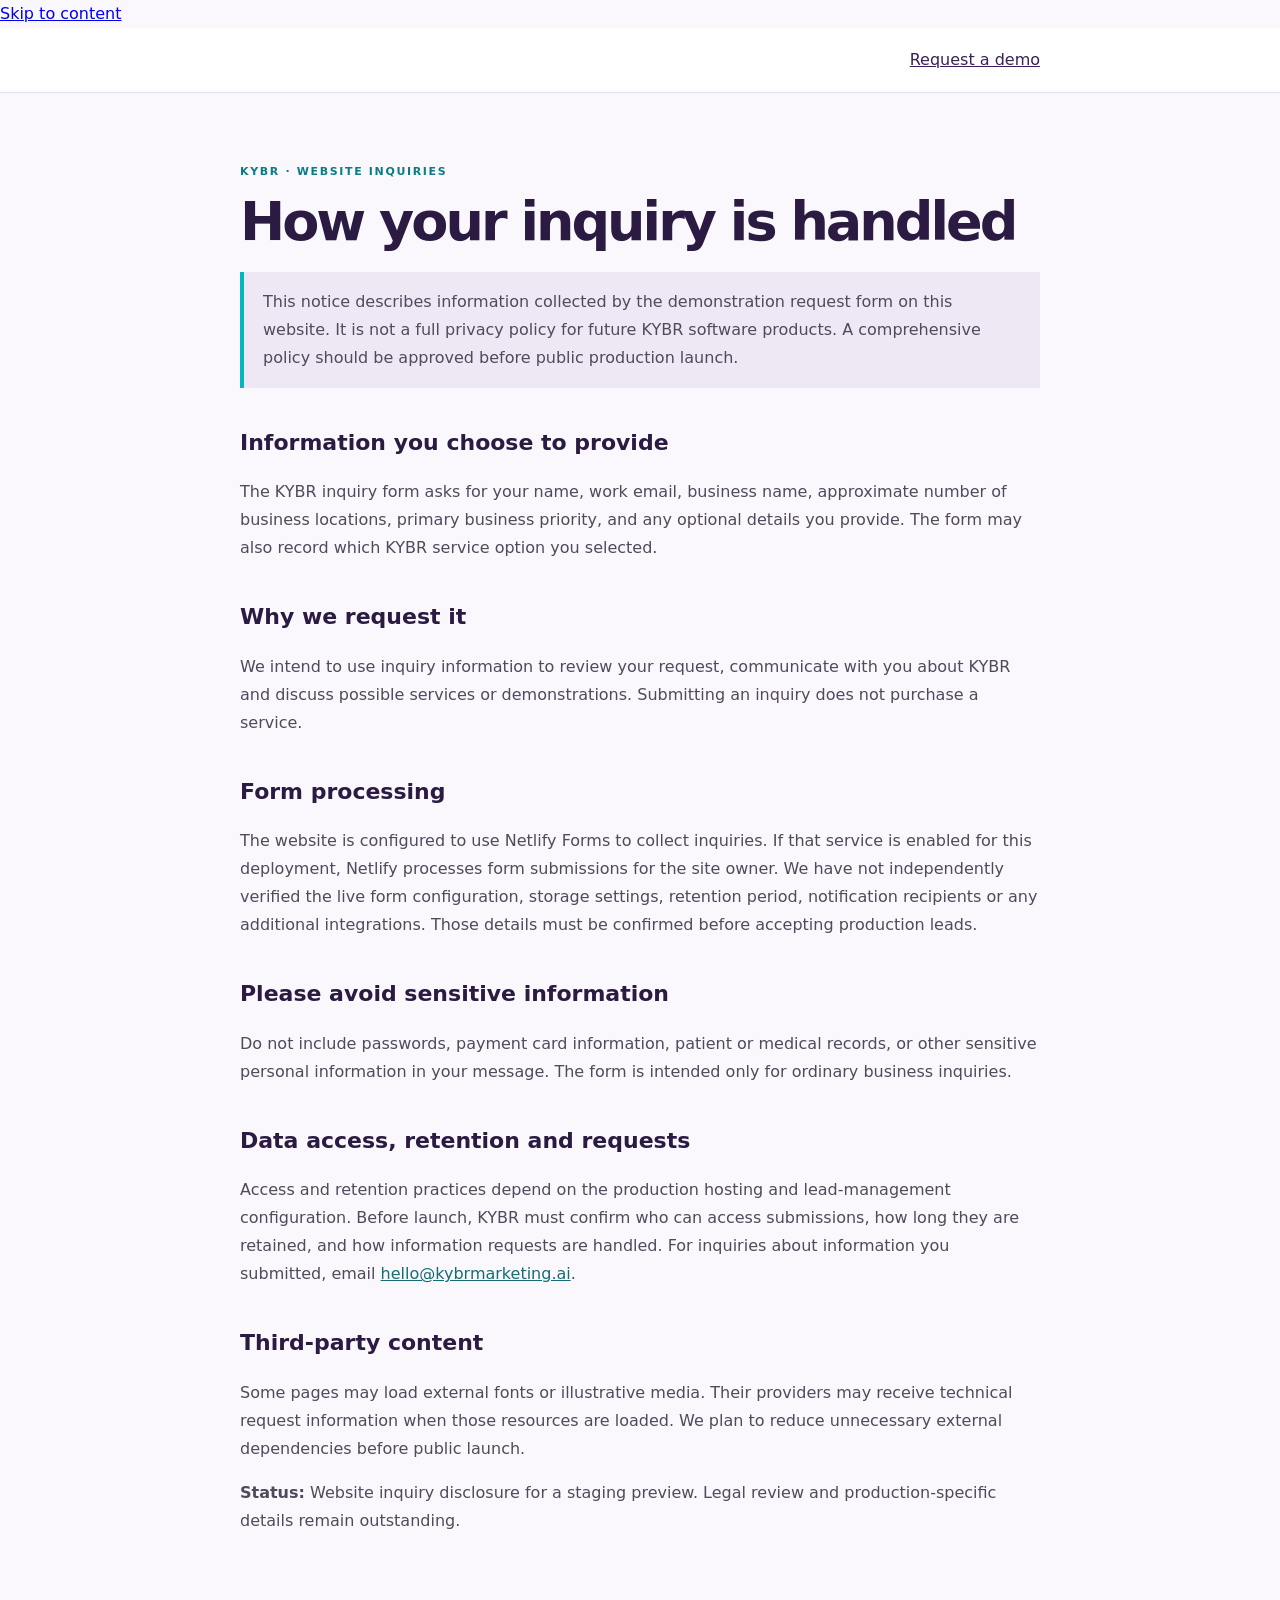
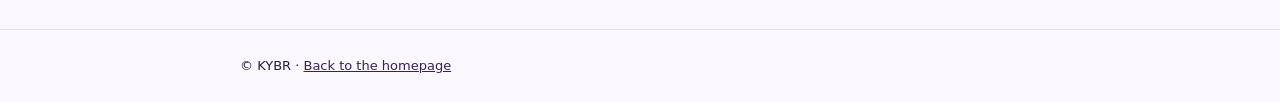
<file: privacy.html>
<!doctype html>
<html lang="en"><head><meta charset="utf-8"><meta name="viewport" content="width=device-width,initial-scale=1">
<meta name="robots" content="noindex,nofollow"><meta name="theme-color" content="#220F43">
<meta name="description" content="Information about the KYBR demo inquiry form and how to contact us with privacy questions.">
<title>Website Inquiry Privacy | KYBR</title>
<link rel="stylesheet" href="./growth.css"><link rel="stylesheet" href="./seo-ux.css">
<style>
:root{color-scheme:light}body{margin:0;background:#faf8fc;color:#2b1b43;font:16px/1.75 system-ui,-apple-system,BlinkMacSystemFont,"Segoe UI",sans-serif}.privacy-wrap{width:min(800px,calc(100% - 40px));margin:auto}.privacy-head{border-bottom:1px solid #e5ddec;background:white}.privacy-head .privacy-wrap{display:flex;align-items:center;justify-content:space-between;padding:18px 0}.privacy-head img{max-width:145px;height:auto}.privacy-head a,.privacy-footer a{color:#392058}.privacy-main{padding:58px 0 78px}.privacy-main h1{font-size:clamp(34px,6vw,54px);line-height:1.1;letter-spacing:-.055em;margin:0 0 20px}.privacy-main h2{margin:36px 0 10px;font-size:22px}.privacy-main p,.privacy-main li{color:#51495c}.privacy-main a{color:#176b75}.privacy-note{background:#eee8f5;border-left:4px solid #05b5c1;padding:16px 19px}.privacy-footer{border-top:1px solid #e3dce8;padding:25px 0;font-size:13px}@media(max-width:500px){.privacy-main{padding:39px 0 55px}}
</style></head>
<body><a class="skip-link" href="#main">Skip to content</a>
<header class="privacy-head"><div class="privacy-wrap"><a href="./index.html" aria-label="KYBR home"><img src="./assets/kybr-logo.svg" alt="KYBR"></a><a href="./index.html#contact">Request a demo</a></div></header>
<main id="main" class="privacy-main"><div class="privacy-wrap">
<p style="letter-spacing:.15em;font-size:11px;font-weight:800;color:#087d87">KYBR · WEBSITE INQUIRIES</p>
<h1>How your inquiry is handled</h1>
<p class="privacy-note">This notice describes information collected by the demonstration request form on this website. It is not a full privacy policy for future KYBR software products. A comprehensive policy should be approved before public production launch.</p>
<h2>Information you choose to provide</h2>
<p>The KYBR inquiry form asks for your name, work email, business name, approximate number of business locations, primary business priority, and any optional details you provide. The form may also record which KYBR service option you selected.</p>
<h2>Why we request it</h2>
<p>We intend to use inquiry information to review your request, communicate with you about KYBR and discuss possible services or demonstrations. Submitting an inquiry does not purchase a service.</p>
<h2>Form processing</h2>
<p>The website is configured to use Netlify Forms to collect inquiries. If that service is enabled for this deployment, Netlify processes form submissions for the site owner. We have not independently verified the live form configuration, storage settings, retention period, notification recipients or any additional integrations. Those details must be confirmed before accepting production leads.</p>
<h2>Please avoid sensitive information</h2>
<p>Do not include passwords, payment card information, patient or medical records, or other sensitive personal information in your message. The form is intended only for ordinary business inquiries.</p>
<h2>Data access, retention and requests</h2>
<p>Access and retention practices depend on the production hosting and lead-management configuration. Before launch, KYBR must confirm who can access submissions, how long they are retained, and how information requests are handled. For inquiries about information you submitted, email <a href="mailto:hello@kybrmarketing.ai">hello@kybrmarketing.ai</a>.</p>
<h2>Third-party content</h2>
<p>Some pages may load external fonts or illustrative media. Their providers may receive technical request information when those resources are loaded. We plan to reduce unnecessary external dependencies before public launch.</p>
<p><strong>Status:</strong> Website inquiry disclosure for a staging preview. Legal review and production-specific details remain outstanding.</p>
</div></main>
<footer class="privacy-footer"><div class="privacy-wrap">© KYBR · <a href="./index.html">Back to the homepage</a></div></footer>
</body></html>
</file>
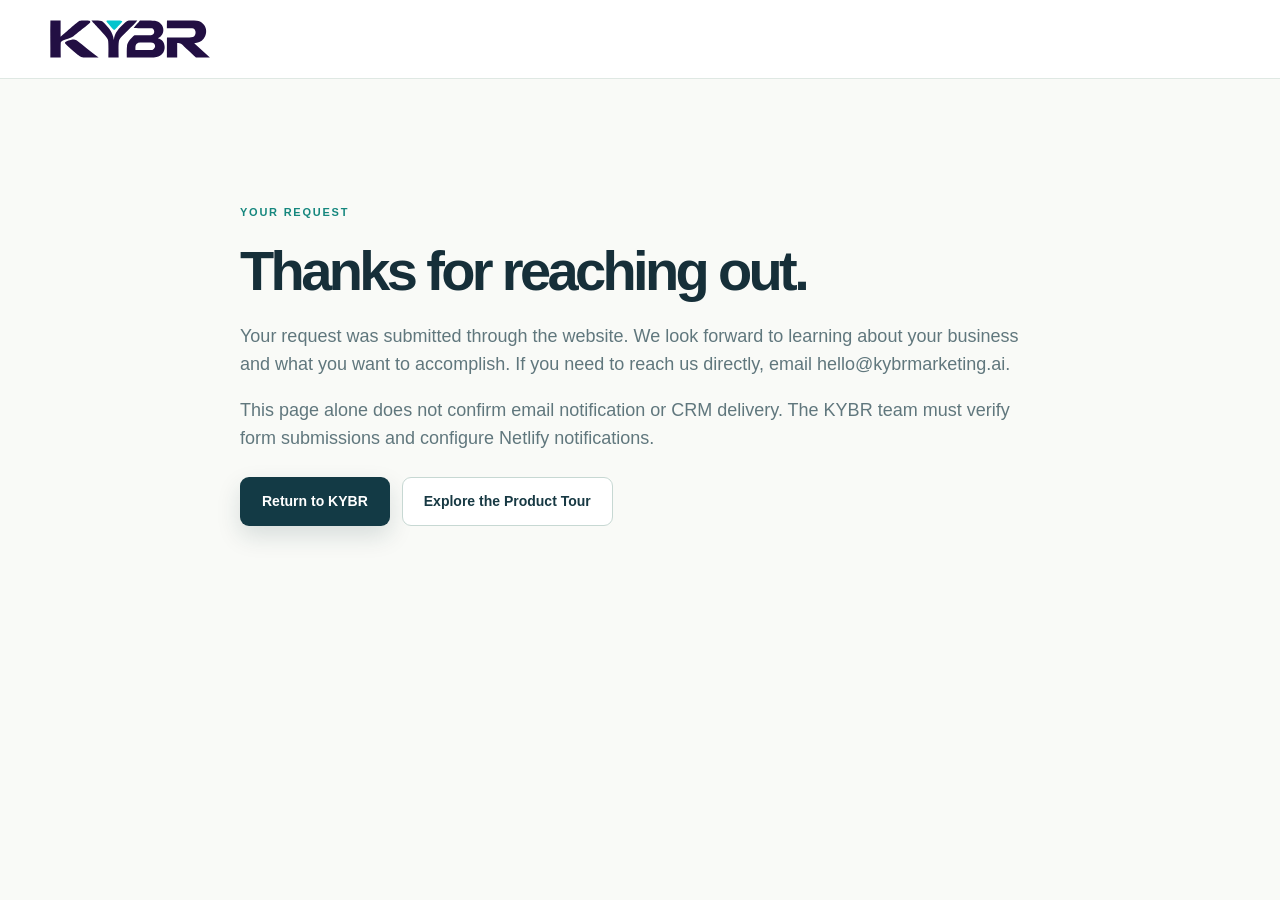
<file: thank-you.html>
<!doctype html><html lang="en"><head><meta charset="utf-8"><meta name="viewport" content="width=device-width,initial-scale=1"><meta name="theme-color" content="#f9faf7"><meta name="robots" content="noindex,nofollow"><title>Thanks for Reaching Out | KYBR</title><link rel="stylesheet" href="./growth.css"><link rel="stylesheet" href="./seo-ux.css"><link rel="stylesheet" href="./logo-official.css"></head><body class="kybr-app"><header class="nav-shell"><div class="container nav"><a class="logo" href="./index.html"><img class="official-kybr-logo" src="./assets/kybr-logo.svg" alt="KYBR" width="160" height="39"></a></div></header><main><div class="container thankyou"><span class="eyebrow">YOUR REQUEST</span><h1>Thanks for reaching out.</h1><p>Your request was submitted through the website. We look forward to learning about your business and what you want to accomplish. If you need to reach us directly, email hello@kybrmarketing.ai.</p><p class="muted">This page alone does not confirm email notification or CRM delivery. The KYBR team must verify form submissions and configure Netlify notifications.</p><div class="actions"><a class="btn btn-primary" href="./index.html">Return to KYBR</a><a class="btn btn-secondary" href="./tour.html">Explore the Product Tour</a></div></div></main></body></html>
</file>
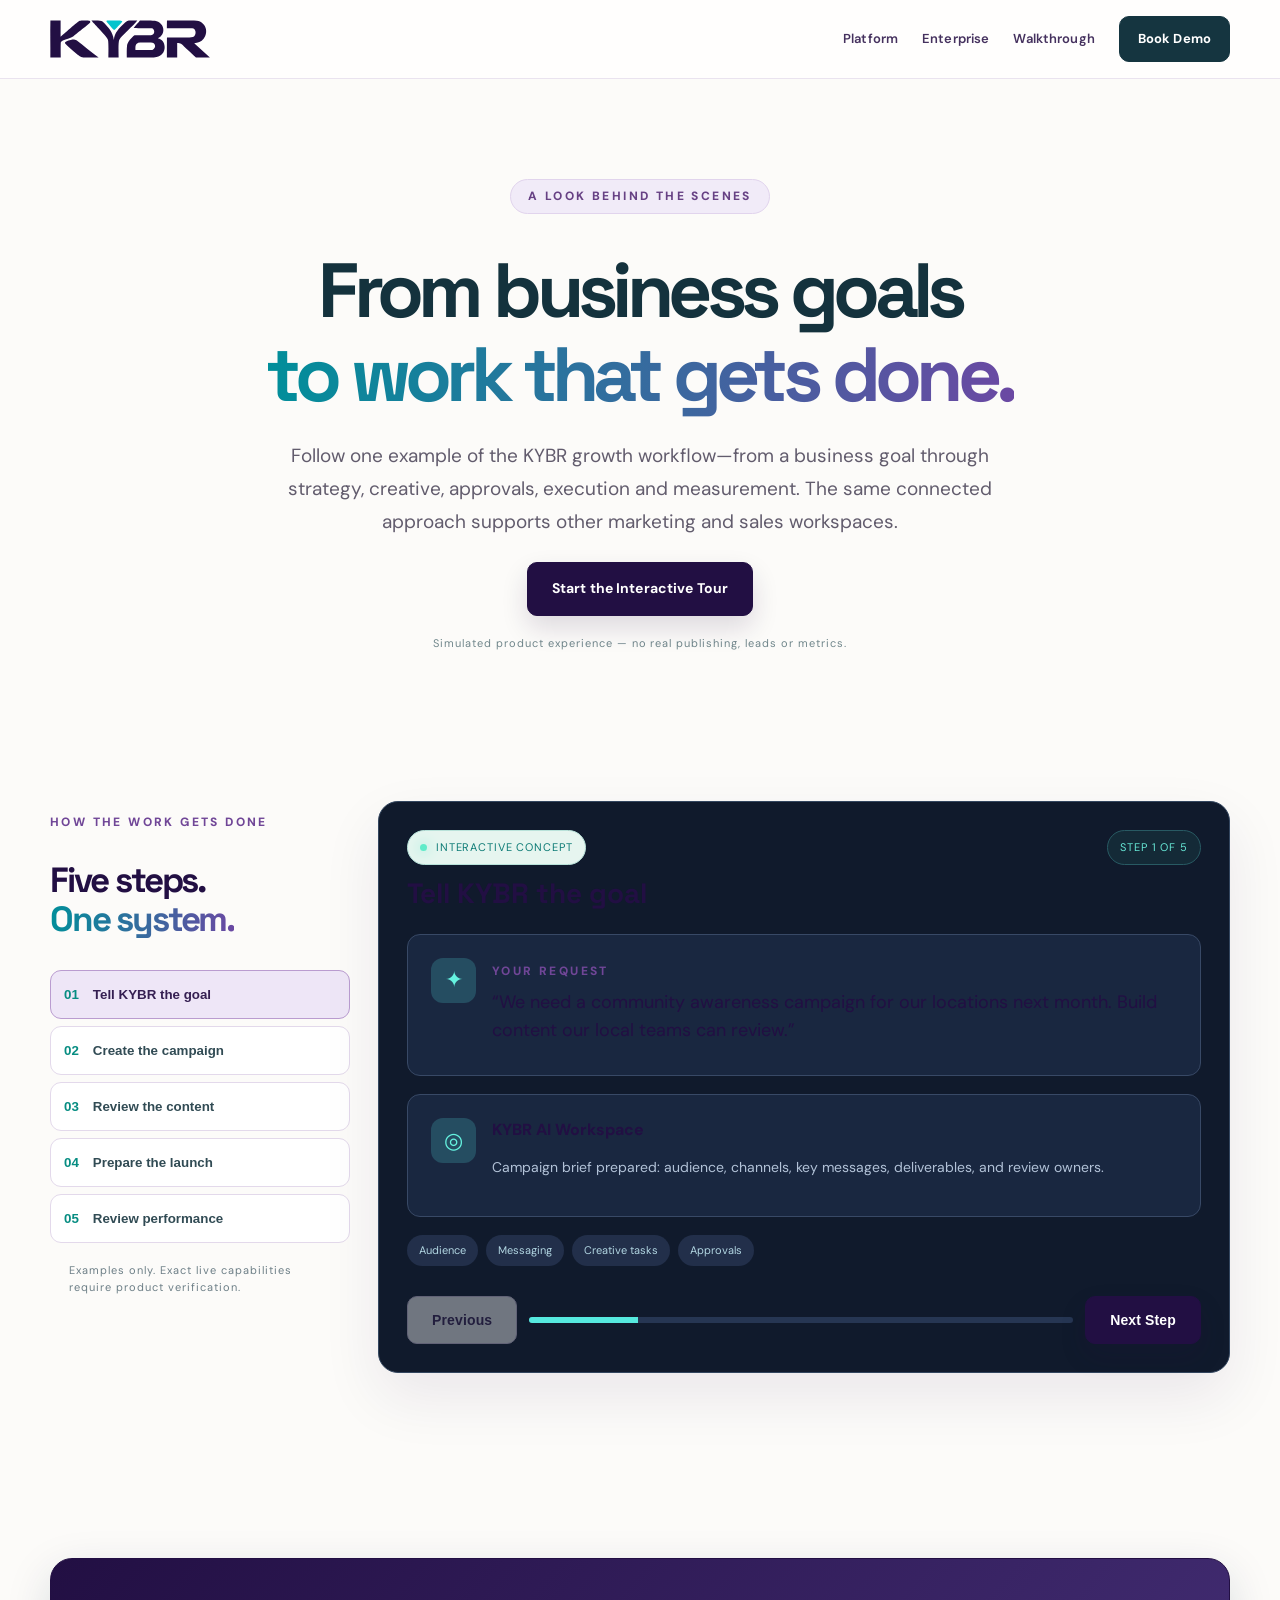
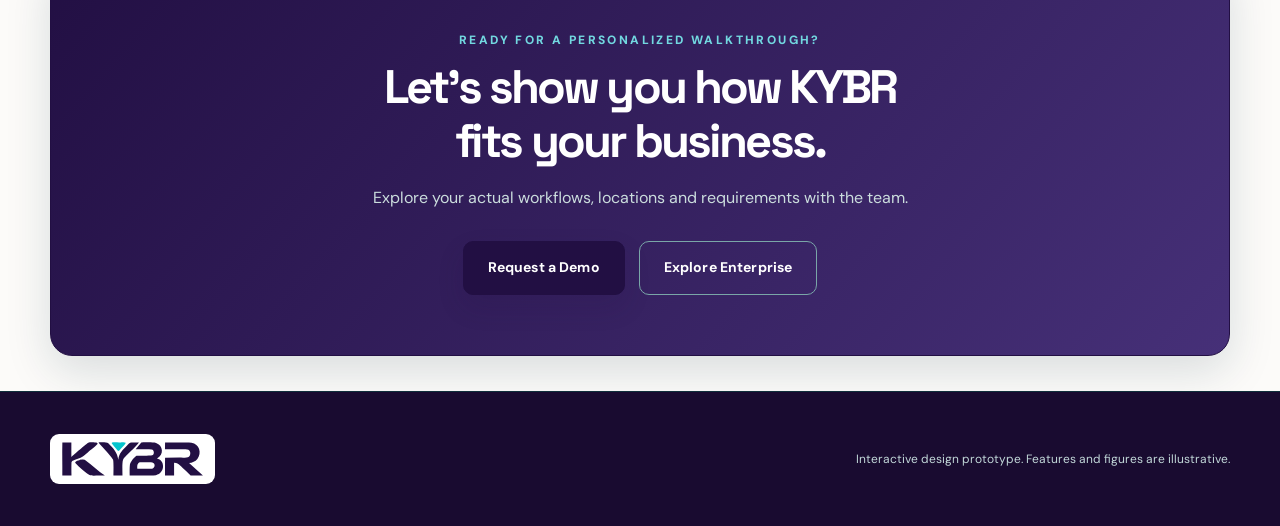
<file: tour.html>
<!doctype html><html lang="en"><head><meta charset="utf-8"><meta name="viewport" content="width=device-width,initial-scale=1"><meta name="theme-color" content="#070b17"><meta name="description" content="Experience a guided interactive walkthrough of KYBR's AI-assisted marketing workflow concept."><title>Growth Workflow Tour | KYBR</title><link rel="preconnect" href="https://fonts.googleapis.com"><link rel="preconnect" href="https://fonts.gstatic.com" crossorigin><link href="https://fonts.googleapis.com/css2?family=DM+Sans:wght@400;500;600;700&family=Space+Grotesk:wght@400;500;600;700&display=swap" rel="stylesheet"><link rel="stylesheet" href="./styles.css"><link rel="stylesheet" href="./experience.css"><link rel="stylesheet" href="./polish.css"><link rel="stylesheet" href="./human-secondary.css"><link rel="stylesheet" href="./logo-official.css"><link rel="stylesheet" href="./secondary-art.css"></head><body><a class="skip-link" href="#main-content">Skip to main content</a><header class="site-header"><div class="wrap nav"><a class="brand" href="./index.html"><img class="official-kybr-logo" src="./assets/kybr-logo.svg" alt="KYBR" width="160" height="39"></a><button class="menu-toggle" id="menu-toggle" aria-expanded="false" aria-controls="nav-links">☰</button><nav class="nav-links" id="nav-links"><a href="./index.html">Platform</a><a href="./enterprise.html">Enterprise</a><a href="#walkthrough">Walkthrough</a><a href="./index.html#contact" class="btn btn-outline nav-cta">Book Demo</a></nav></div></header>
<main id="main-content"><section class="wrap enterprise-hero tour-hero"><p class="eyebrow pill">A LOOK BEHIND THE SCENES</p><h1>From business goals<br><em>to work that gets done.</em></h1><p>Follow one example of the KYBR growth workflow—from a business goal through strategy, creative, approvals, execution and measurement. The same connected approach supports other marketing and sales workspaces.</p><a href="#walkthrough" class="btn btn-primary">Start the Interactive Tour</a><p class="micro">Simulated product experience — no real publishing, leads or metrics.</p></section>
<section class="wrap experience-section" id="walkthrough"><div class="tour-grid"><aside class="tour-rail"><p class="eyebrow">HOW THE WORK GETS DONE</p><h2>Five steps.<br><span class="gradient-text">One system.</span></h2><div id="tour-steps" class="tour-steps" role="tablist" aria-label="Tour steps"><button role="tab" data-step="0" aria-selected="true" class="active"><span>01</span><strong>Tell KYBR the goal</strong></button><button role="tab" data-step="1" aria-selected="false"><span>02</span><strong>Create the campaign</strong></button><button role="tab" data-step="2" aria-selected="false"><span>03</span><strong>Review the content</strong></button><button role="tab" data-step="3" aria-selected="false"><span>04</span><strong>Prepare the launch</strong></button><button role="tab" data-step="4" aria-selected="false"><span>05</span><strong>Review performance</strong></button></div><p class="micro">Examples only. Exact live capabilities require product verification.</p></aside>
<div class="tour-stage"><div class="tour-top"><div><span class="mode-label"><span class="pulse-dot"></span> INTERACTIVE CONCEPT</span><h3 id="tour-heading">Tell KYBR the goal</h3></div><span id="tour-count" class="demo-chip">STEP 1 OF 5</span></div>
<div class="tour-slide" data-tour-panel="0"><div class="chat-card"><div class="chat-avatar">✦</div><div><span class="eyebrow">YOUR REQUEST</span><p>“We need a community awareness campaign for our locations next month. Build content our local teams can review.”</p></div></div><div class="agent-row"><span>◎</span><div><strong>KYBR AI Workspace</strong><p>Campaign brief prepared: audience, channels, key messages, deliverables, and review owners.</p></div></div><div class="output-tags"><span>Audience</span><span>Messaging</span><span>Creative tasks</span><span>Approvals</span></div></div>
<div class="tour-slide" data-tour-panel="1" hidden><div class="creative-grid"><div class="creative-card"><span>SOCIAL POST</span><div class="creative-art">✦<br><strong>Make your next<br>connection count.</strong></div><small>Sample social creative</small></div><div class="creative-card"><span>EMAIL DRAFT</span><h4>Connect with your community</h4><p>Local storytelling, clear benefits and an invitation to learn more.</p><small>Sample email concept</small></div><div class="creative-card"><span>LANDING PAGE</span><h4>A local campaign. One consistent brand.</h4><p>A campaign landing page concept with location-specific details.</p><small>Sample web content</small></div></div></div>
<div class="tour-slide" data-tour-panel="2" hidden><div class="review-layout"><div class="approval-creative"><span class="creative-label">READY FOR REVIEW</span><h4>One brand.<br><em>Every community.</em></h4><p>Local teams can review their version before launch.</p></div><div class="review-controls"><h4>Content approval</h4><p>Check the headline, brand tone and local information.</p><button type="button" class="btn btn-primary" id="tour-approve">✓ Approve Concept</button><button type="button" class="btn btn-outline" id="tour-revise">Request Changes</button><p id="tour-review-status" class="status-message" role="status">Awaiting review — sample only.</p></div></div></div>
<div class="tour-slide" data-tour-panel="3" hidden><div class="launch-checklist"><div><span class="launch-icon">✓</span><strong>Corporate brand review</strong><span>Complete</span></div><div><span class="launch-icon">✓</span><strong>Local information checks</strong><span>Complete</span></div><div><span class="launch-icon">○</span><strong>Schedule campaign</strong><span>Ready</span></div><div><span class="launch-icon">○</span><strong>Activate reporting</strong><span>Ready</span></div></div><p class="ex-info">In a production implementation, permissions, integrations and approval requirements determine what can be scheduled or published.</p></div>
<div class="tour-slide" data-tour-panel="4" hidden><div class="ex-kpis tour-kpis"><div><small>Sample impressions</small><strong>28.4k</strong><span>Illustrative</span></div><div><small>Sample inquiries</small><strong>342</strong><span>Illustrative</span></div><div><small>Sample locations</small><strong>12</strong><span>Illustrative</span></div></div><div class="performance-bars"><div><label>Organic reach</label><div><i style="width:83%"></i></div></div><div><label>Email activity</label><div><i style="width:61%"></i></div></div><div><label>Campaign inquiries</label><div><i style="width:72%"></i></div></div></div><p class="micro">All figures are fictional demonstration data—not actual KYBR results.</p></div>
<div class="tour-controls"><button id="tour-prev" type="button" class="btn btn-outline" disabled> Previous</button><div class="tour-progress" aria-label="Tour progress"><i id="tour-progress-fill"></i></div><button id="tour-next" type="button" class="btn btn-primary">Next Step</button></div></div></div></section>
<section class="wrap section"><div class="final-gradient"><p class="eyebrow">READY FOR A PERSONALIZED WALKTHROUGH?</p><h2>Let's show you how KYBR<br>fits your business.</h2><p>Explore your actual workflows, locations and requirements with the team.</p><div class="actions"><a class="btn btn-primary" href="./index.html#contact">Request a Demo</a><a class="btn btn-outline" href="./enterprise.html">Explore Enterprise</a></div></div></section></main><footer><div class="wrap footer-inner"><a href="./index.html" class="brand"><img class="official-kybr-logo" src="./assets/kybr-logo.svg" alt="KYBR" width="160" height="39"></a><p>Interactive design prototype. Features and figures are illustrative.</p></div></footer><script src="./script.js"></script><script src="./experience.js"></script></body></html>
</file>
<file: home.bundle.css>
/* SOURCE: growth.css */
/* KYBR Growth Operating System — product-led, human-centered redesign */
:root{--bg:#f9faf7;--ink:#162f39;--text:#233d46;--muted:#657c83;--teal:#0e9d90;--teal-dark:#087a72;--mint:#e7f7f1;--line:#dfe8e3;--deep:#123641;--soft:#f0f5f2;--white:#fff}
*{box-sizing:border-box}
html{scroll-behavior:smooth;scroll-padding-top:84px}
body.kybr-app{margin:0;background:var(--bg);color:var(--ink);font-family:"DM Sans",Arial,sans-serif;line-height:1.55}
.kybr-app .container{width:min(1180px,calc(100% - 40px));margin:0 auto}
.kybr-app a{color:inherit}
.kybr-app h1,.kybr-app h2,.kybr-app h3{font-family:"DM Sans",sans-serif;letter-spacing:-.048em;line-height:1.13}
.kybr-app h1{font-size:clamp(42px,5.8vw,76px);line-height:1.04;letter-spacing:-.065em;margin:18px 0 23px}
.kybr-app h2{font-size:clamp(32px,4vw,55px);margin:10px 0 16px}
.kybr-app h3{font-size:21px}
.kybr-app .eyebrow{color:#16877e;font-size:11px;font-weight:800;letter-spacing:.16em;text-transform:uppercase}
.kybr-app .muted{color:#6c8188}
.kybr-app .skip-link{position:absolute;left:10px;top:-100px;z-index:200;background:white;color:#143b43;border:2px solid #0b958b;padding:11px;border-radius:7px}
.kybr-app .skip-link:focus{top:12px}
.kybr-app :focus-visible{outline:3px solid #0ba99d;outline-offset:3px}
.kybr-app .btn{display:inline-flex;justify-content:center;align-items:center;min-height:48px;padding:13px 21px;border-radius:9px;border:1px solid transparent;text-decoration:none;font-size:14px;font-weight:800;cursor:pointer;transition:transform .2s,background .2s,box-shadow .2s}
.kybr-app .btn:hover{transform:translateY(-2px)}
.kybr-app .btn-primary{background:#133a45;color:white;box-shadow:0 10px 23px #15384025}
.kybr-app .btn-primary:hover{background:#275563}
.kybr-app .btn-secondary{background:white;color:#173943;border-color:#c7d8d3}
.kybr-app .btn-secondary:hover{background:#eaf7f2}
.kybr-app .btn-teal{background:#2dc7b7;color:#102e32}
.kybr-app .nav-shell{position:sticky;top:0;z-index:90;background:#ffffffed;border-bottom:1px solid var(--line);backdrop-filter:blur(14px)}
.kybr-app .nav{height:78px;display:flex;align-items:center;justify-content:space-between;gap:20px}
.kybr-app .logo{display:inline-flex;align-items:center;gap:10px;text-decoration:none;font-size:24px;font-weight:900;letter-spacing:.03em;line-height:1}
.kybr-app .logo-k{background:var(--deep);color:#8defd9;height:37px;width:37px;display:grid;place-items:center;border-radius:11px;font-size:22px;font-weight:800}
.kybr-app .logo small{display:block;font-size:9px;letter-spacing:.2em;font-weight:700;color:#5b7278;margin-top:5px}
.kybr-app .nav-links{display:flex;gap:24px;align-items:center}
.kybr-app .nav-links>a:not(.btn){text-decoration:none;font-size:13px;color:#344e56;font-weight:700}
.kybr-app .nav-links>a:not(.btn):hover{color:var(--teal)}
.kybr-app .menu-btn{display:none;background:white;color:var(--ink);padding:9px 14px;border:1px solid var(--line);border-radius:9px}
.kybr-app .hero-main{padding:93px 0 72px;display:grid;grid-template-columns:1.03fr .97fr;gap:48px;align-items:center}
.kybr-app .hero-eyebrow{display:inline-flex;align-items:center;gap:9px;padding:8px 12px;border-radius:30px;background:var(--mint);color:#107a70;font-size:11px;font-weight:800;letter-spacing:.06em}
.kybr-app .hero-eyebrow:before{content:"";height:7px;width:7px;border-radius:50%;background:#11aa97}
.kybr-app .hero-main h1 em{font-style:normal;color:#0a9689}
.kybr-app .hero-description{font-size:18px;color:#506a72;max-width:580px}
.kybr-app .hero-description strong{color:var(--ink)}
.kybr-app .hero-actions{display:flex;gap:11px;flex-wrap:wrap;margin:26px 0 19px}
.kybr-app .hero-under{color:#70868a;font-size:12px}
.kybr-app .three-words{display:flex;gap:13px;flex-wrap:wrap;margin-top:28px}
.kybr-app .three-words span{font-size:12px;font-weight:700;color:#3c6867;padding:8px 12px;background:#e7f3ee;border-radius:25px}
.kybr-app .hero-product{position:relative;border-radius:22px;background:linear-gradient(145deg,#d8eee7,#e4eae5);padding:20px 16px;box-shadow:0 30px 75px #23515a22}
.kybr-app .hero-product:before{content:"";position:absolute;border-radius:50%;width:220px;height:220px;right:-25px;top:-35px;background:#87d9c336;filter:blur(20px)}
.kybr-app .product-window{position:relative;border:1px solid #cfddd7;background:#fff;border-radius:15px;box-shadow:0 20px 50px #2b454526;overflow:hidden}
.kybr-app .product-top{display:flex;align-items:center;justify-content:space-between;gap:10px;border-bottom:1px solid #e6eeeb;padding:15px 17px}
.kybr-app .product-top b{font-size:13px;color:#1d434b}
.kybr-app .product-top small{font-size:10px;color:#607b80}
.kybr-app .traffic-dots{display:flex;gap:5px}
.kybr-app .traffic-dots i{height:7px;width:7px;background:#d6e2dd;border-radius:50%}
.kybr-app .product-inner{display:grid;grid-template-columns:106px 1fr;min-height:365px}
.kybr-app .product-side{background:#f1f6f2;padding:19px 10px;border-right:1px solid #e1e9e4}
.kybr-app .product-side span{display:block;font-size:10px;color:#527079;padding:11px 8px;border-radius:5px}
.kybr-app .product-side span:first-child{background:#daede4;color:#126f64;font-weight:800}
.kybr-app .product-content{padding:19px;min-width:0}
.kybr-app .product-content>small{font-size:9px;color:#8a9b9e;letter-spacing:.13em;font-weight:800}
.kybr-app .product-content h3{margin:3px 0 17px;font-size:21px}
.kybr-app .product-metrics{display:grid;grid-template-columns:repeat(3,1fr);gap:8px}
.kybr-app .product-metrics div{border:1px solid #e0eae5;border-radius:8px;padding:10px;min-width:0}
.kybr-app .product-metrics b{display:block;font-size:20px;line-height:1.1}
.kybr-app .product-metrics small{font-size:9px;color:#789094}
.kybr-app .product-work{margin-top:13px;border:1px solid #e0eae5;padding:14px;border-radius:9px}
.kybr-app .product-work strong{font-size:11px;display:block;margin-bottom:14px}
.kybr-app .work-row{display:flex;gap:10px;align-items:center;margin:12px 0}
.kybr-app .work-row i{display:block;width:9px;height:9px;border-radius:50%;background:#16a99a}
.kybr-app .work-row span{font-size:10px;color:#61787d;flex:1}
.kybr-app .work-row em{font-style:normal;font-size:9px;color:#208579;background:#e0f5ed;border-radius:10px;padding:4px 6px}
.kybr-app .visual-footnote{font-size:10px;color:#6f8788;margin:12px 2px 0}
.kybr-app .assurance{background:#eff5f1;border-top:1px solid #dbe8e0;border-bottom:1px solid #dbe8e0;padding:24px 0}
.kybr-app .assurance-inner{display:grid;grid-template-columns:1.3fr repeat(3,1fr);align-items:center;gap:20px}
.kybr-app .assurance-inner strong{font-size:14px}
.kybr-app .assurance-item{color:#3c6667;font-weight:700;font-size:12px}
.kybr-app .assurance-item:before{content:"✓";color:#108c81;margin-right:9px}
.kybr-app .section{padding:100px 0}
.kybr-app .section-intro{max-width:800px;margin-bottom:35px}
.kybr-app .section-intro p{color:#617980;max-width:700px;font-size:16px}
.kybr-app .dashboard-section{background:#f1f6f2}
.kybr-app .demo-shell{display:grid;grid-template-columns:205px 1fr;background:white;border:1px solid #dbe7df;border-radius:18px;overflow:hidden;box-shadow:0 20px 55px #1d534318}
.kybr-app .demo-nav{padding:24px 13px;background:#123743;color:white}
.kybr-app .demo-nav h3{font-size:15px;color:#efffff;margin:0 0 18px;padding:0 12px}
.kybr-app .demo-nav button{font:600 12px "DM Sans";width:100%;text-align:left;background:transparent;border:0;color:#c2dadb;padding:12px;border-radius:8px;cursor:pointer;margin:3px 0}
.kybr-app .demo-nav button.selected,.kybr-app .demo-nav button:hover{background:#295660;color:white}
.kybr-app .demo-nav small{display:block;font-size:10px;color:#8bb8b7;margin:24px 12px 0}
.kybr-app .demo-stage{padding:29px;min-width:0}
.kybr-app .demo-topline{display:flex;gap:15px;align-items:flex-start;justify-content:space-between}
.kybr-app .demo-topline h3{font-size:29px;margin:4px 0 8px}
.kybr-app .demo-topline p{margin:0;color:#60767c;max-width:660px;font-size:14px}
.kybr-app .sample-tag{font-size:10px;white-space:nowrap;color:#0a7b6d;background:#e1f5ed;padding:7px 10px;border-radius:30px;font-weight:800}
.kybr-app .demo-kpis{display:grid;grid-template-columns:repeat(3,1fr);gap:12px;margin:27px 0}
.kybr-app .demo-kpi{border:1px solid #dfebe4;border-radius:12px;padding:19px;background:#fbfdfb}
.kybr-app .demo-kpi b{display:block;font-size:26px;line-height:1.2}
.kybr-app .demo-kpi small{font-size:11px;color:#687e82}
.kybr-app .activity-board{border:1px solid #e0eae3;border-radius:13px;overflow:hidden}
.kybr-app .activity-board>strong{display:block;padding:15px 17px;border-bottom:1px solid #e3ece7;font-size:13px}
.kybr-app .activity-item{display:flex;gap:12px;align-items:center;padding:15px 17px;border-bottom:1px solid #ecf1ed}
.kybr-app .activity-item:last-child{border-bottom:0}
.kybr-app .activity-dot{width:8px;height:8px;background:#1aa99d;border-radius:50%;flex:none}
.kybr-app .activity-item>div{flex:1}
.kybr-app .activity-item b{display:block;font-size:13px}
.kybr-app .activity-item small{font-size:11px;color:#708487}
.kybr-app .activity-item em{font-size:10px;color:#168478;font-style:normal;background:#e6f6ef;border-radius:30px;padding:5px 9px}
.kybr-app .demo-disclaimer{font-size:11px;color:#748687;margin:15px 2px 0}
.kybr-app .modules{display:grid;grid-template-columns:repeat(4,1fr);gap:14px}
.kybr-app .module-card{border:1px solid #dde7e2;border-radius:15px;background:white;padding:23px;min-height:190px}
.kybr-app .module-card .symbol{height:37px;width:37px;display:grid;place-items:center;font-size:18px;color:#118b80;background:#e4f6ee;border-radius:10px}
.kybr-app .module-card h3{font-size:17px;margin:18px 0 7px}
.kybr-app .module-card p{font-size:12px;color:#637c82;margin:0}
.kybr-app .goal-section{background:#123743;color:white}
.kybr-app .goal-section .eyebrow{color:#8aebd7}
.kybr-app .goal-section h2{color:white}
.kybr-app .goal-section .section-intro p{color:#c0d8d8}
.kybr-app .goal-flow{display:grid;grid-template-columns:repeat(5,1fr);gap:13px}
.kybr-app .goal-step{border:1px solid #416c73;background:#1b4852;border-radius:13px;padding:19px}
.kybr-app .goal-step span{font-size:11px;color:#90e5d4;font-weight:800}
.kybr-app .goal-step h3{font-size:17px;margin:16px 0 8px}
.kybr-app .goal-step p{color:#bbd5d4;font-size:12px;margin:0}
.kybr-app .goal-example{padding:19px 24px;margin-top:23px;border:1px solid #577f83;border-radius:11px;background:#244e57;color:#e7fbf7;font-size:14px}
.kybr-app .onboard-grid{display:grid;grid-template-columns:repeat(4,1fr);gap:13px;margin-top:32px}
.kybr-app .onboard-grid article{border:1px solid #e0e9e4;background:white;border-radius:13px;padding:25px}
.kybr-app .onboard-grid span{font-size:11px;color:#168b80;font-weight:900}
.kybr-app .onboard-grid h3{font-size:18px;margin:24px 0 8px}
.kybr-app .onboard-grid p{font-size:13px;color:#668087;margin:0}
.kybr-app .delivery{background:#f1f6f2}
.kybr-app .delivery-grid{display:grid;grid-template-columns:repeat(3,1fr);gap:16px}
.kybr-app .delivery-card{background:white;border:1px solid #dce8e1;padding:30px;border-radius:15px}
.kybr-app .delivery-card .label{font-size:10px;color:#148a80;font-weight:800;letter-spacing:.12em}
.kybr-app .delivery-card h3{font-size:25px;margin:17px 0 10px}
.kybr-app .delivery-card p{font-size:14px;color:#5d7881}
.kybr-app .delivery-card .detail{font-size:12px;border-top:1px solid #e2ece6;padding-top:14px;color:#3f7772;font-weight:700}
.kybr-app .enterprise-band{display:grid;grid-template-columns:1fr .9fr;align-items:center;gap:50px}
.kybr-app .enterprise-band p{color:#5e7880;font-size:16px}
.kybr-app .enterprise-panel{background:#dff3eb;border:1px solid #c1e5d7;border-radius:20px;padding:30px}
.kybr-app .enterprise-panel h3{font-size:21px;margin:0 0 18px}
.kybr-app .enterprise-panel div{background:white;border:1px solid #cfe2db;padding:14px 16px;border-radius:9px;margin:8px 0;font-size:13px;color:#1e4a4b;font-weight:700}
.kybr-app .enterprise-panel small{color:#5f817c;font-size:10px}
.kybr-app .faq-wrap{display:grid;grid-template-columns:.8fr 1.2fr;gap:65px}
.kybr-app details{border-bottom:1px solid #d7e4dc;padding:20px 0}
.kybr-app summary{cursor:pointer;list-style:none;display:flex;justify-content:space-between;gap:15px;font-size:16px;font-weight:800}
.kybr-app summary:after{content:"+";color:#159e91;font-size:22px}
.kybr-app details[open] summary:after{content:"−"}
.kybr-app details p{font-size:14px;color:#637c82;margin:12px 0 0}
.kybr-app .cta{background:#0e3039;color:white;padding:90px 0}
.kybr-app .cta-grid{display:grid;grid-template-columns:1fr .95fr;gap:75px}
.kybr-app .cta h2{color:white}
.kybr-app .cta .eyebrow{color:#86decb}
.kybr-app .cta p{color:#bad2d2}
.kybr-app .lead-form{background:white;color:var(--ink);padding:29px;border-radius:15px;display:grid;gap:12px}
.kybr-app .lead-form label{font-size:12px;font-weight:800}
.kybr-app .lead-form input,.kybr-app .lead-form select,.kybr-app .lead-form textarea{width:100%;display:block;padding:12px;margin-top:6px;background:#f7faf8;color:#17363f;border-radius:8px;border:1px solid #cdded6;font:inherit;font-size:14px}
.kybr-app .lead-form small{font-size:11px;color:#688185}
.kybr-app footer{background:#092630;color:#d2e1e1;padding:40px 0}
.kybr-app footer .logo{color:#fff}
.kybr-app footer .logo small{color:#b0c7c6}
.kybr-app .foot-inner{display:flex;justify-content:space-between;align-items:center;gap:25px;flex-wrap:wrap}
.kybr-app .foot-links{display:flex;gap:20px;flex-wrap:wrap}
.kybr-app .foot-links a{font-size:12px;text-decoration:none;color:#c1d6d6}
.kybr-app footer p{font-size:11px;color:#93b1b1}
@media(max-width:1050px){.kybr-app .nav-links{gap:14px}.kybr-app .modules{grid-template-columns:repeat(3,1fr)}.kybr-app .hero-main{gap:24px}.kybr-app .product-inner{grid-template-columns:85px 1fr}.kybr-app .product-side span{font-size:9px}}
@media(max-width:760px){.kybr-app .container{width:calc(100% - 34px)}.kybr-app .nav{height:68px}.kybr-app .menu-btn{display:block}.kybr-app .nav-links{display:none;position:absolute;top:68px;left:0;right:0;background:white;box-shadow:0 20px 30px #234b4422;padding:15px 18px 24px;flex-direction:column;align-items:stretch;gap:0}.kybr-app .nav-links.open{display:flex}.kybr-app .nav-links>a:not(.btn){padding:12px 0;border-bottom:1px solid #e8efea}.kybr-app .nav-links>.btn{margin-top:13px}.kybr-app .hero-main{grid-template-columns:1fr;padding:56px 0 50px}.kybr-app h1{font-size:clamp(41px,10.5vw,59px)}.kybr-app .hero-description{font-size:16px}.kybr-app .hero-product{padding:12px}.kybr-app .assurance-inner{grid-template-columns:1fr 1fr;gap:13px}.kybr-app .assurance-inner strong{grid-column:1/-1}.kybr-app .assurance-item{font-size:11px}.kybr-app .section{padding:72px 0}.kybr-app .demo-shell{display:block}.kybr-app .demo-nav{display:flex;overflow-x:auto;align-items:center;gap:6px;padding:10px}.kybr-app .demo-nav h3,.kybr-app .demo-nav small{display:none}.kybr-app .demo-nav button{width:auto;flex:none;white-space:nowrap;padding:10px;font-size:11px}.kybr-app .demo-stage{padding:19px}.kybr-app .demo-topline{display:block}.kybr-app .sample-tag{display:inline-block;margin-top:10px}.kybr-app .demo-kpis{gap:7px}.kybr-app .demo-kpi{padding:12px}.kybr-app .demo-kpi b{font-size:20px}.kybr-app .demo-kpi small{font-size:9px}.kybr-app .activity-item{padding:12px;gap:7px}.kybr-app .activity-item em{font-size:9px}.kybr-app .modules{grid-template-columns:repeat(2,1fr);gap:10px}.kybr-app .module-card{padding:18px;min-height:178px}.kybr-app .module-card h3{font-size:15px}.kybr-app .module-card p{font-size:11px}.kybr-app .goal-flow{grid-template-columns:1fr;gap:8px}.kybr-app .goal-step{padding:17px}.kybr-app .goal-step h3{margin:6px 0}.kybr-app .onboard-grid{grid-template-columns:repeat(2,1fr)}.kybr-app .onboard-grid article{padding:18px}.kybr-app .onboard-grid h3{font-size:16px;margin:10px 0}.kybr-app .delivery-grid,.kybr-app .enterprise-band,.kybr-app .faq-wrap,.kybr-app .cta-grid{grid-template-columns:1fr;gap:20px}.kybr-app .delivery-card{padding:24px}.kybr-app .cta{padding:70px 0}.kybr-app .lead-form{padding:20px}.kybr-app .foot-inner{align-items:flex-start;flex-direction:column}}
@media(max-width:430px){.kybr-app .product-inner{grid-template-columns:66px 1fr}.kybr-app .product-content{padding:11px}.kybr-app .product-metrics{gap:4px}.kybr-app .product-metrics div{padding:6px}.kybr-app .product-metrics b{font-size:15px}.kybr-app .product-metrics small{font-size:8px}.kybr-app .product-side{padding:9px 4px}.kybr-app .product-side span{font-size:8px;padding:9px 4px}.kybr-app .product-work{padding:9px}.kybr-app .work-row em{font-size:8px}.kybr-app .activity-item em{max-width:84px;text-align:center}.kybr-app .onboard-grid{grid-template-columns:1fr}.kybr-app .three-words{gap:7px}.kybr-app .three-words span{font-size:10px}}
@media(prefers-reduced-motion:reduce){html{scroll-behavior:auto}.kybr-app *{transition:none!important}}


/* SOURCE: seo-ux.css */
.kybr-app .outcome-strip{background:#e7f5f0;border-block:1px solid #d3e9df}.kybr-app .outcome-inner{display:grid;grid-template-columns:1fr 1.25fr auto;gap:28px;align-items:center;padding:32px 0}.kybr-app .outcome-inner h2{font-size:26px;margin:4px 0}.kybr-app .outcome-inner p{font-size:14px;color:#496e70;margin:0}.kybr-app .outcome-inner .btn{white-space:nowrap}.kybr-app .trust-section{background:#fbfcfa}.kybr-app .trust-cards{display:grid;grid-template-columns:repeat(3,1fr);gap:16px}.kybr-app .trust-cards article{background:white;border:1px solid #dce8e1;border-radius:14px;padding:27px}.kybr-app .trust-cards article span{font-size:12px;font-weight:900;color:#0d9585}.kybr-app .trust-cards h3{font-size:20px;margin:14px 0 7px}.kybr-app .trust-cards p{font-size:13px;color:#607a7c}.kybr-app .capability-links{display:flex;gap:10px;flex-wrap:wrap;margin:24px 0}.kybr-app .capability-links a{display:inline-flex;padding:10px 16px;border:1px solid #bfd9d0;border-radius:9px;background:#eaf5f0;color:#176c65;text-decoration:none;font-size:13px;font-weight:800}.kybr-app .capability-links a:hover{background:#d6eee4}.kybr-app .visually-hidden{position:absolute;width:1px;height:1px;overflow:hidden;clip:rect(0,0,0,0);white-space:nowrap}.kybr-app .topic-hero{padding:85px 0 60px;max-width:1000px}.kybr-app .topic-hero h1{font-size:clamp(40px,5.5vw,70px)}.kybr-app .topic-hero p{color:#577078;font-size:18px;max-width:760px}.kybr-app .topic-grid{display:grid;grid-template-columns:repeat(3,1fr);gap:16px}.kybr-app .topic-card{background:#fff;border:1px solid #dce7e0;border-radius:14px;padding:26px}.kybr-app .topic-card h3{font-size:21px;margin:12px 0}.kybr-app .topic-card p{font-size:14px;color:#627982}.kybr-app .topic-flow{display:grid;grid-template-columns:repeat(4,1fr);gap:12px;margin-top:30px}.kybr-app .topic-flow>div{padding:22px;background:#e9f5ee;border:1px solid #cfe7dc;border-radius:13px}.kybr-app .topic-flow strong{display:block;font-size:14px}.kybr-app .topic-flow span{font-size:11px;color:#547a77}.kybr-app .topic-cta{padding:70px 0;background:#123743;color:white}.kybr-app .topic-cta h2{color:white}.kybr-app .topic-cta p{color:#bfd7d7;max-width:650px}.kybr-app .topic-cta .btn{background:#30c6b6;color:#092b2b}.kybr-app .breadcrumbs{display:flex;gap:9px;color:#758a8d;font-size:12px;padding-top:25px}.kybr-app .breadcrumbs a{text-decoration:none;color:#237d73}.kybr-app .topic-note{font-size:12px;color:#6f8487;margin-top:20px}.kybr-app .thankyou{padding:120px 0;max-width:800px}.kybr-app .thankyou h1{font-size:clamp(36px,5vw,56px)}.kybr-app .thankyou p{font-size:18px;color:#60777d}.kybr-app .thankyou .actions{display:flex;gap:12px;flex-wrap:wrap;margin-top:24px}@media(max-width:950px){.kybr-app .outcome-inner{grid-template-columns:1fr 1fr}.kybr-app .outcome-inner .btn{grid-column:1/-1;justify-self:start}.kybr-app .topic-grid{grid-template-columns:repeat(2,1fr)}}@media(max-width:760px){.kybr-app .outcome-inner{grid-template-columns:1fr;gap:13px}.kybr-app .outcome-inner .btn{grid-column:auto}.kybr-app .trust-cards,.kybr-app .topic-grid{grid-template-columns:1fr}.kybr-app .topic-flow{grid-template-columns:repeat(2,1fr)}.kybr-app .topic-hero{padding:58px 0 40px}.kybr-app .topic-hero p{font-size:16px}.kybr-app .topic-cta{padding:55px 0}}

/* SOURCE: cinematic-home.css */
/* KYBR Cinematic Homepage — November 2026 */
:root{--kybr-purple:#220f43;--kybr-aqua:#05c4cd;--kybr-ink:#201535;--kybr-cream:#fbfaf8}
html,body{margin:0;max-width:100%;overflow-x:clip;scroll-behavior:smooth}
body.kybr-app.cinematic-home{font-family:Manrope,"DM Sans",sans-serif;background:var(--kybr-cream);color:var(--kybr-ink);line-height:1.6}
.cinematic-home *, .cinematic-home *::before,.cinematic-home *::after{box-sizing:border-box}
.cinematic-home .container{width:min(1180px,calc(100% - 48px));margin-inline:auto}
.cinematic-home h1,.cinematic-home h2,.cinematic-home h3{letter-spacing:-.058em;line-height:1.09}
.cinematic-home h2{font-size:clamp(38px,4.6vw,69px)}
.cinematic-home .eyebrow{display:block;letter-spacing:.14em;font-weight:900;font-size:11px;color:#6b448f;text-transform:uppercase}
.cinematic-home p{line-height:1.7}
.cinematic-home .btn{display:inline-flex;align-items:center;justify-content:center;border-radius:6px;padding:14px 22px;min-height:49px;font-size:13px;font-weight:800;text-decoration:none;transition:transform .18s ease,background .18s ease,border-color .18s ease}
.cinematic-home .btn:hover{transform:translateY(-2px)}
.cinematic-home :focus-visible{outline:3px solid var(--kybr-aqua);outline-offset:3px}
.cinematic-home .cine-hidden{position:absolute!important;width:1px;height:1px;overflow:hidden;clip:rect(0,0,0,0)}
.cine-header{position:absolute;top:0;left:0;width:100%;z-index:40;background:transparent;border-bottom:1px solid #ffffff33}
.cine-header .cine-nav-wrap{width:min(1320px,calc(100% - 72px));margin:auto;min-height:88px;display:flex;align-items:center;justify-content:space-between;gap:25px}
.cine-logo{background:#ffffffeb;border:1px solid #ffffff55;border-radius:8px;padding:8px 13px;display:inline-flex;align-items:center;flex:none}
.cine-logo img{width:154px;height:auto;display:block}
.cinematic-home .cine-nav{display:flex;align-items:center;gap:27px}
.cinematic-home .cine-nav>a:not(.btn){font-size:12px;text-transform:uppercase;letter-spacing:.07em;color:#f5efff;font-weight:800;text-decoration:none}
.cinematic-home .cine-nav>a:not(.btn):hover{color:#62e5e6}
.cinematic-home .cine-nav>.btn{background:#fff;color:var(--kybr-purple);border:1px solid #fff;padding-inline:20px}
.cinematic-home .cine-menu{display:none;color:white;background:#ffffff16;border:1px solid #ffffff74;border-radius:7px;padding:9px 14px}
.cine-hero{position:relative;min-height:min(850px,90vh);min-height:780px;color:white;background:#0b1723;isolation:isolate;display:flex;flex-direction:column;justify-content:flex-end;overflow:hidden}
.cine-scene{position:absolute;inset:0;z-index:-1;overflow:hidden}
.cine-scene .scene-image{position:absolute;top:0;bottom:0;background-position:center;background-size:cover}
.cine-scene .scene-music{left:0;width:57%;background-image:url('https://images.unsplash.com/photo-1493225457124-a3eb161ffa5f?auto=format&fit=crop&w=1600&q=85');background-position:center 40%}
.cine-scene .scene-people{left:43%;width:41%;background-image:url('https://images.unsplash.com/photo-1521737711867-e3b97375f902?auto=format&fit=crop&w=1400&q=85');background-position:center}
.cine-scene .scene-outdoors{right:0;width:30%;background-image:url('https://images.unsplash.com/photo-1464822759023-fed622ff2c3b?auto=format&fit=crop&w=1100&q=85');background-position:center}
.cine-scene .scene-music:after,.cine-scene .scene-people:after,.cine-scene .scene-outdoors:after{content:"";position:absolute;inset:0;background:linear-gradient(90deg,transparent 0%,#0d132041 70%,#0d132075 100%);mix-blend-mode:multiply}
.cine-scene .scene-darken{position:absolute;inset:0;background:linear-gradient(90deg,#0a1024f5 0%,#0a1024e8 29%,#0a102496 51%,#0a10243f 100%),linear-gradient(0deg,#0b1223 0%,transparent 32%,#08102338 100%)}
.cine-scene .scene-color{position:absolute;inset:0;background:radial-gradient(ellipse at 68% 32%,#05c4cd16,transparent 48%),radial-gradient(ellipse at 22% 67%,#48207844,transparent 60%);pointer-events:none}
.cine-hero-content{display:flex;align-items:center;min-height:690px;padding:155px 0 105px}
.cine-hero-copy{max-width:790px}
.cine-overline{font-size:11px;font-weight:900;letter-spacing:.18em;color:#baf2f0;display:flex;align-items:center;gap:14px}
.cine-overline i{height:2px;width:39px;background:var(--kybr-aqua)}
.cinematic-home .cine-hero h1{font-family:Manrope,Arial,sans-serif;font-size:clamp(49px,6.4vw,94px);font-weight:800;line-height:1.045;letter-spacing:-.08em;margin:24px 0 28px;color:white}
.cine-hero h1 em{font-style:normal;color:#57e1df}
.cine-hero-copy>p{font-size:clamp(16px,1.5vw,20px);line-height:1.72;max-width:640px;color:#e2e7ef;margin:0}
.cine-actions{display:flex;gap:12px;flex-wrap:wrap;margin:30px 0}
.cinematic-home .cine-primary{background:var(--kybr-aqua);border:1px solid var(--kybr-aqua);color:#071b29}
.cinematic-home .cine-primary:hover{background:#60e5e7}
.cinematic-home .cine-secondary{background:#ffffff14;border:1px solid #ffffffb0;color:#fff;backdrop-filter:blur(8px)}
.cinematic-home .cine-secondary:hover{background:#ffffff2f}
.cine-hero-proof{display:flex;flex-wrap:wrap;gap:10px 21px;font-size:11px;color:#cbdbe4}
.cine-hero-proof span:before{content:"";height:5px;width:5px;background:var(--kybr-aqua);display:inline-block;border-radius:50%;vertical-align:middle;margin-right:9px}
.cine-bottom-marker{display:flex;gap:18px;align-items:center;justify-content:space-between;width:min(1180px,calc(100% - 48px));margin:0 auto;padding:21px 0;font-size:10px;letter-spacing:.13em;color:#b5cbd1}
.cine-line{height:1px;background:#ffffff55;flex:1}
.cine-clients{padding:64px 0 55px;background:#fff;border-bottom:1px solid #e8e4ec}
.cine-client-heading{text-align:center}
.cine-client-heading p{font-size:14px;color:#73697d;margin:9px 0 0}
.cine-brand-grid{display:grid;grid-template-columns:repeat(5,minmax(0,1fr));gap:9px;margin:34px 0 12px;align-items:center}
.cine-brand{display:flex;flex-direction:column;align-items:center;justify-content:center;min-height:91px;padding:10px;gap:7px;border-right:1px solid #e9e3ed;text-align:center}
.cine-brand:last-child{border-right:0}
.brand-name{font-size:clamp(15px,1.65vw,23px);line-height:1.15;font-weight:900;letter-spacing:-.05em}
.music-name{color:#00a7bf}.observe-name{color:#277b49}.sports-name{color:#19345d;text-transform:uppercase}.oka-name{font-family:Georgia,serif;color:#55422d}.glacier-name{color:#1e6686}
.cine-brand small{font-size:10px;color:#807688}
.cine-fineprint{font-size:11px!important;color:#81778a;line-height:1.65}
.cine-intro{padding:112px 0;background:#fbfaf8}
.cine-intro-layout{display:grid;grid-template-columns:1.1fr .9fr;gap:80px;align-items:end}
.cine-intro-layout h2{margin:14px 0 0}
.cine-intro-layout h2 em{font-style:normal;color:#008e99}
.cine-intro-layout p{font-size:17px;color:#5f5768;line-height:1.75}
.cine-underlink{display:inline-block;text-decoration:none;color:#220f43;font-weight:800;font-size:13px;border-bottom:2px solid var(--kybr-aqua);padding-bottom:4px}
.cine-platform{padding:100px 0;background:#f1edf5}
.cine-section-heading{display:flex;gap:60px;align-items:end;justify-content:space-between;margin-bottom:44px}
.cine-section-heading h2{margin:12px 0 0}
.cine-section-heading>p{max-width:400px;color:#685c71;font-size:15px}
.cinematic-home .cine-demo-shell{display:grid;grid-template-columns:225px minmax(0,1fr);border-radius:14px;border:1px solid #ded6e7;background:white;overflow:hidden;box-shadow:0 25px 60px #2410391c}
.cinematic-home .cine-demo-shell .demo-nav{background:#220f43;padding:26px 12px;display:flex;flex-direction:column}
.cinematic-home .cine-demo-shell .demo-nav h3{font-size:11px;letter-spacing:.12em;color:#b6a1d3;margin:0 10px 24px}
.cinematic-home .cine-demo-shell .demo-nav button{font:700 12px Manrope,sans-serif;color:#d3c3e5;background:transparent;padding:13px 12px;border:0;border-radius:7px;margin:2px 0;text-align:left;white-space:normal;cursor:pointer}
.cinematic-home .cine-demo-shell .demo-nav button.selected{background:#523572;color:white}
.cinematic-home .cine-demo-shell .demo-nav button:hover{background:#674688;color:white}
.cinematic-home .cine-demo-shell .demo-stage{padding:33px;min-width:0}
.cinematic-home .cine-demo-shell .demo-topline h3{font-size:32px;margin:8px 0 9px}
.cinematic-home .cine-demo-shell .demo-topline p{color:#6b6075;font-size:14px}
.cinematic-home .cine-demo-shell .demo-kpis{grid-template-columns:repeat(3,minmax(0,1fr))}
.cinematic-home .cine-demo-shell .demo-kpi{border:1px solid #ebe4ef;background:#fff;border-radius:9px;min-width:0}
.cinematic-home .cine-demo-shell .demo-kpi b{color:#220f43}
.cinematic-home .cine-demo-shell .activity-board{border-color:#eae4ef}
.cinematic-home .cine-demo-shell .activity-item{min-width:0}
.cinematic-home .cine-demo-shell .activity-item>div{min-width:0}
.cinematic-home .cine-demo-shell .activity-item b,.cinematic-home .cine-demo-shell .activity-item small{overflow-wrap:anywhere}
.cinematic-home .cine-demo-shell .activity-item em{white-space:nowrap}
.cine-feature{padding:110px 0;background:#fff}
.cine-feature-layout{display:grid;grid-template-columns:1.05fr .95fr;gap:75px;align-items:center}
.cine-feature-art{min-width:0;position:relative;height:510px;background:linear-gradient(135deg,#e4f5f3,#f3ecf9);border-radius:14px}
.cine-image-frame{position:absolute;width:61%;left:6%;top:10%;height:79%;overflow:hidden;border-radius:14px;box-shadow:0 24px 50px #1b154423}
.cine-image-frame img{height:100%;width:100%;object-fit:cover}
.cine-image-frame span{position:absolute;bottom:0;left:0;right:0;padding:12px;background:#1b102fde;color:white;font-weight:800;font-size:10px;letter-spacing:.1em}
.cine-sample-post{position:absolute;width:47%;right:4%;top:18%;padding:10px;background:#fff;border-radius:12px;box-shadow:0 26px 56px #2011352c;display:flex;flex-direction:column;gap:10px}
.cine-sample-post img{width:100%;height:210px;object-fit:cover;border-radius:8px}
.cine-sample-post .small-top{color:#785c94;font-weight:900;letter-spacing:.09em;font-size:9px}
.cine-sample-post strong{color:#220f43;font-size:17px;padding-inline:4px}
.cine-sample-post small{color:#078e9a;font-size:11px;padding:0 4px 5px}
.cine-feature-copy h2{margin:14px 0 22px}
.cine-feature-copy h2 em{font-style:normal;color:#00a0a8}
.cine-feature-copy>p{color:#685e72;font-size:16px}
.cine-keywords{display:flex;flex-wrap:wrap;gap:9px;margin:25px 0}
.cine-keywords span{border-radius:50px;padding:8px 13px;font-weight:700;font-size:11px;background:#f3eef8;color:#50306d}
.cine-feature-copy .btn{background:#220f43;color:white}
.cine-feature-copy .btn:hover{background:#513574}
.cine-editorial{background:#121726;color:white;padding:110px 0}
.cine-portfolio-heading{max-width:850px;margin-bottom:45px}
.cine-portfolio-heading .eyebrow{color:#7ce4e4}
.cine-portfolio-heading h2{color:white;margin:12px 0 15px}
.cine-portfolio-heading h2 em{color:#6ad9df;font-style:normal}
.cine-portfolio-heading p{color:#bdc6d5;font-size:16px}
.cine-editorial-grid{display:grid;grid-template-columns:repeat(3,minmax(0,1fr));gap:18px}
.cine-editorial-card{overflow:hidden;border-radius:12px;background:#1c2335;border:1px solid #ffffff23;min-width:0}
.cine-editorial-image{height:280px;overflow:hidden}
.cine-editorial-image img{width:100%;height:100%;object-fit:cover;display:block;transition:transform .3s ease}
.cine-editorial-card:hover img{transform:scale(1.04)}
.cine-editorial-caption{padding:25px 24px}
.cine-editorial-caption span{font-size:10px;letter-spacing:.14em;color:#83dada;font-weight:900}
.cine-editorial-caption h3{font-size:25px;margin:11px 0;color:#fff}
.cine-editorial-caption p{color:#bfc9d6;font-size:13px;margin-bottom:0}
.cine-editorial .cine-fineprint{color:#a1aab9;margin-top:17px}
.cine-how{padding:110px 0;background:#fcfbf9}
.cine-how-layout{display:grid;grid-template-columns:1fr 1fr;gap:80px}
.cine-how-layout h2{margin:16px 0 20px}
.cine-how-layout h2 em{font-style:normal;color:#0a929b}
.cine-how-layout p{color:#706677;font-size:15px}
.cine-how-layout .btn{background:#220f43;color:white;margin-top:12px}
.cine-weeks{display:grid;grid-template-columns:repeat(2,minmax(0,1fr));gap:12px}
.cine-weeks>div{padding:24px;border:1px solid #e9e2ef;background:#fff;border-radius:10px}
.cine-weeks span{display:block;color:#008b92;font-weight:900;font-size:11px;margin-bottom:23px}
.cine-weeks strong{font-size:16px;display:block}
.cine-weeks p{font-size:12px;margin:7px 0 0}
.cine-enterprise{padding:105px 0;background:#220f43;color:white}
.cine-enterprise-layout{display:grid;grid-template-columns:1.05fr .95fr;gap:75px;align-items:center}
.cine-enterprise .eyebrow{color:#76dfe0}
.cine-enterprise h2{color:#fff;margin:15px 0 21px}
.cine-enterprise h2 em{font-style:normal;color:#65dade}
.cine-enterprise p{color:#d5c9df;font-size:16px}
.cine-enterprise .btn{margin-top:13px}
.cine-enterprise-panels{display:grid;grid-template-columns:repeat(2,minmax(0,1fr));gap:13px}
.cine-enterprise-panels span{padding:34px 21px;border:1px solid #705188;border-radius:10px;background:#382151;font-size:14px;font-weight:700;min-height:122px;display:flex;align-items:center;justify-content:center;text-align:center;color:#fff}
.cine-contact{padding:115px 0;background:#f2eef6}
.cine-contact-layout{display:grid;grid-template-columns:1fr .9fr;gap:90px;align-items:start}
.cine-contact h2{margin:15px 0 22px}
.cine-contact p{color:#695f71;font-size:16px}
.cine-contact-points{display:flex;flex-wrap:wrap;gap:10px;margin-top:27px}
.cine-contact-points span{background:#fff;border:1px solid #e4daed;border-radius:50px;padding:9px 14px;font-size:11px;font-weight:800;color:#573776}
.cinematic-home .lead-form{background:#fff;padding:30px;border:1px solid #e6ddeb;border-radius:11px;box-shadow:0 15px 38px #220f430c;display:grid;gap:13px}
.cinematic-home .lead-form label{font-size:12px;font-weight:800;color:#3b2455}
.cinematic-home .lead-form input,.cinematic-home .lead-form select,.cinematic-home .lead-form textarea{width:100%;margin-top:6px;padding:12px;border-radius:5px;background:#fbfafa;border:1px solid #ded6e6;color:#28133e;font:inherit;font-size:14px}
.cinematic-home .lead-form .btn{background:#220f43;color:white}
.cinematic-home .lead-form small{color:#776c82}
.cine-footer{background:#140c28;color:#fff;padding:53px 0}
.cine-footer-layout{display:grid;grid-template-columns:1fr 1.2fr;gap:25px;align-items:center}
.cine-footer-logo{display:inline-block;background:white;padding:9px 13px;border-radius:6px}
.cine-footer-logo img{display:block;max-width:150px;height:auto}
.cine-footer-layout>div p{color:#aa9cbf;font-size:12px;margin-top:14px}
.cine-footer nav{display:flex;gap:16px;justify-content:flex-end;flex-wrap:wrap}
.cine-footer nav a{font-size:12px;color:#d9cde5;text-decoration:none}
.cine-footer-layout>p{font-size:11px;color:#9e8fae;grid-column:1/-1;margin:5px 0 0}
@media(max-width:1050px){.cine-header .cine-nav-wrap{width:calc(100% - 40px)}.cinematic-home .cine-menu{display:block;cursor:pointer}.cinematic-home .cine-nav{display:none;position:absolute;top:75px;left:20px;right:20px;gap:0;flex-direction:column;align-items:stretch;background:#190f2bf7;padding:18px;border:1px solid #ffffff35;border-radius:9px;box-shadow:0 15px 35px #0008}.cinematic-home .cine-nav.open{display:flex}.cinematic-home .cine-nav>a:not(.btn){padding:13px;border-bottom:1px solid #ffffff20}.cinematic-home .cine-nav .btn{margin-top:14px}.cine-header .cine-nav-wrap{min-height:75px}.cine-intro-layout,.cine-feature-layout,.cine-enterprise-layout,.cine-contact-layout{gap:35px}.cine-scene .scene-music{width:75%}.cine-scene .scene-people{left:48%;width:52%}.cine-scene .scene-outdoors{display:none}.cine-how-layout{gap:35px}}
@media(max-width:760px){.cinematic-home .container{width:calc(100% - 36px)}.cine-hero{min-height:740px}.cine-hero-content{min-height:660px;padding:126px 0 48px}.cine-hero-copy{width:100%}.cinematic-home .cine-hero h1{font-size:clamp(43px,9vw,63px);line-height:1.07}.cine-hero-copy>p{font-size:15px}.cine-actions .btn{flex:1 1 180px}.cine-hero-proof{gap:9px;font-size:10px}.cine-scene .scene-music{left:0;width:100%;background-position:center}.cine-scene .scene-people{display:none}.cine-scene .scene-darken{background:linear-gradient(90deg,#0b1127e8,#0b1127b5),linear-gradient(0deg,#0b1225 0%,transparent 55%)}.cine-bottom-marker{width:calc(100% - 36px);font-size:8px}.cine-clients{padding:53px 0 40px}.cine-brand-grid{grid-template-columns:repeat(2,minmax(0,1fr));gap:5px}.cine-brand{border:1px solid #f0e8f2;border-radius:8px;padding:16px 8px;min-height:87px}.cine-brand:last-child{grid-column:1/-1}.brand-name{font-size:18px}.cine-intro,.cine-platform,.cine-feature,.cine-editorial,.cine-how,.cine-enterprise,.cine-contact{padding:70px 0}.cine-intro-layout,.cine-feature-layout,.cine-how-layout,.cine-enterprise-layout,.cine-contact-layout{grid-template-columns:1fr;gap:28px}.cinematic-home h2{font-size:clamp(35px,8vw,47px)}.cine-intro-layout p{font-size:15px}.cine-section-heading{display:block;margin-bottom:25px}.cine-section-heading>p{max-width:100%;font-size:14px}.cinematic-home .cine-demo-shell{grid-template-columns:1fr}.cinematic-home .cine-demo-shell .demo-nav{padding:11px;display:grid;grid-template-columns:repeat(2,minmax(0,1fr));gap:7px}.cinematic-home .cine-demo-shell .demo-nav h3{grid-column:1/-1;margin:0 3px 8px}.cinematic-home .cine-demo-shell .demo-nav button{white-space:normal;text-align:center;min-height:43px;border:1px solid #765a94;background:#321e51;padding:8px 5px;font-size:11px;margin:0}.cinematic-home .cine-demo-shell .demo-nav button.selected{background:#ede7f4;color:#220f43}.cinematic-home .cine-demo-shell .demo-stage{padding:17px 13px}.cinematic-home .cine-demo-shell .demo-topline h3{font-size:26px}.cinematic-home .cine-demo-shell .demo-topline p{font-size:13px}.cinematic-home .cine-demo-shell .demo-kpis{gap:7px}.cinematic-home .cine-demo-shell .demo-kpi{padding:10px 8px}.cinematic-home .cine-demo-shell .demo-kpi b{font-size:22px}.cinematic-home .cine-demo-shell .demo-kpi small{font-size:10px;overflow-wrap:anywhere}.cinematic-home .cine-demo-shell .activity-item{display:grid;grid-template-columns:7px minmax(0,1fr);gap:9px}.cinematic-home .cine-demo-shell .activity-item em{grid-column:2;justify-self:start;white-space:nowrap}.cine-feature-art{height:375px}.cine-image-frame{height:78%}.cine-sample-post img{height:152px}.cine-editorial-grid{grid-template-columns:1fr}.cine-editorial-image{height:245px}.cine-weeks{grid-template-columns:repeat(2,minmax(0,1fr))}.cine-enterprise-panels span{min-height:93px;padding:20px 10px}.cine-footer-layout{grid-template-columns:1fr}.cine-footer nav{justify-content:start}.cine-footer-layout>p{grid-column:1}}
@media(max-width:420px){.cinematic-home .cine-hero h1{font-size:41px}.cine-overline{font-size:9px}.cine-actions .btn{width:100%}.cine-feature-art{height:310px}.cine-image-frame{height:80%}.cine-sample-post{width:49%;right:3%;top:16%;padding:7px}.cine-sample-post img{height:112px}.cine-sample-post strong{font-size:13px}.cine-weeks>div{padding:17px}.cine-weeks strong{font-size:13px}.cine-enterprise-panels span{font-size:12px}}
@media(prefers-reduced-motion:reduce){html{scroll-behavior:auto}.cinematic-home *{transition:none!important}}


/* Enterprise editorial refresh: replace empty tiles with a real visual hierarchy. */
.cinematic-home .cine-enterprise{padding:110px 0 82px;background:linear-gradient(125deg,#1c1035 0%,#2c174a 62%,#152b3c 100%);overflow:hidden}
.cinematic-home .cine-enterprise-layout{grid-template-columns:minmax(0,.9fr) minmax(0,1.1fr);gap:clamp(35px,5vw,80px);align-items:center}
.cinematic-home .cine-enterprise-copy{min-width:0}
.cinematic-home .cine-enterprise-copy h2{font-size:clamp(42px,5vw,73px);line-height:1.11;letter-spacing:-.065em}
.cinematic-home .cine-enterprise-copy p{max-width:465px;color:#ded4e9;line-height:1.78}
.cinematic-home .cine-enterprise-visual{background:#fcfbff;border:1px solid #8875a1;border-radius:15px;overflow:hidden;box-shadow:0 32px 85px #06040d75;min-width:0;color:#301c46}
.cinematic-home .enterprise-window-head{display:flex;gap:12px;justify-content:space-between;align-items:center;background:white;border-bottom:1px solid #e8e3ee;padding:16px 20px}
.cinematic-home .enterprise-window-title{font-weight:900;font-size:12px;color:#35214e}
.cinematic-home .enterprise-window-separator{color:#b8acbf;margin:0 5px}
.cinematic-home .enterprise-window-tag{background:#e6f9f8;color:#007985;font-weight:900;font-size:9px;letter-spacing:.05em;border-radius:22px;padding:7px 10px;white-space:nowrap}
.cinematic-home .enterprise-window-body{padding:24px}
.cinematic-home .enterprise-workspace-top{display:flex;justify-content:space-between;gap:10px;align-items:center;margin-bottom:24px}
.cinematic-home .enterprise-workspace-top small{display:block;color:#997eb0;font-size:9px;letter-spacing:.12em;font-weight:900}
.cinematic-home .enterprise-workspace-top strong{display:block;font-size:24px;line-height:1.2;margin-top:5px;letter-spacing:-.045em}
.cinematic-home .enterprise-workspace-status{font-size:10px;font-weight:800;color:#07878c;padding:7px 10px;background:#e8f8f5;border-radius:20px;white-space:nowrap}
.cinematic-home .enterprise-campaign{border-radius:11px;border:1px solid #e8e1ec;background:#f8f5fa;padding:15px;display:flex;align-items:center;gap:11px;margin-bottom:15px}
.cinematic-home .enterprise-campaign-icon{width:40px;height:40px;flex:none;display:grid;place-items:center;border-radius:10px;background:#220f43;color:#05c4cd;font-size:19px;font-weight:900}
.cinematic-home .enterprise-campaign>div:nth-child(2){flex:1;min-width:0}
.cinematic-home .enterprise-campaign strong,.cinematic-home .enterprise-work-item strong{display:block;font-size:12px;line-height:1.4;color:#35224f}
.cinematic-home .enterprise-campaign small,.cinematic-home .enterprise-work-item small{display:block;font-size:10px;color:#887b92;margin-top:2px}
.cinematic-home .enterprise-approved{font-size:9px;font-weight:800;color:#07868a;white-space:nowrap}
.cinematic-home .enterprise-workstream{border:1px solid #e7e0eb;border-radius:10px;padding:3px 16px;background:white}
.cinematic-home .enterprise-workstream-heading{display:flex;justify-content:space-between;gap:8px;align-items:center;padding:14px 0 10px}
.cinematic-home .enterprise-workstream-heading strong{font-size:11px;color:#422c5c}
.cinematic-home .enterprise-workstream-heading small{font-size:9px;color:#918398}
.cinematic-home .enterprise-work-item{display:flex;gap:10px;align-items:center;padding:12px 0;border-top:1px solid #f0eaf3}
.cinematic-home .enterprise-work-item>div{flex:1;min-width:0}
.cinematic-home .enterprise-work-dot{width:8px;height:8px;flex:none;border-radius:50%;background:#05c4cd}
.cinematic-home .enterprise-work-item:nth-child(3) .enterprise-work-dot{background:#9473b9}
.cinematic-home .enterprise-work-item em{font-size:9px;font-style:normal;font-weight:800;color:#5b3c7a;background:#f4edf9;padding:6px 8px;border-radius:12px;white-space:nowrap}
.cinematic-home .enterprise-window-foot{background:#f5f1f8;border-top:1px solid #e8e0ee;text-align:center;padding:13px;font-weight:700;font-size:11px;color:#694f7c}
.cinematic-home .cine-enterprise-disclaimer{font-size:10px;color:#bdb0c9;margin:25px 0 0;max-width:720px}
@media(max-width:900px){.cinematic-home .cine-enterprise-layout{grid-template-columns:1fr;gap:35px}.cinematic-home .cine-enterprise-copy p{max-width:700px}.cinematic-home .cine-enterprise-visual{max-width:680px;width:100%}}
@media(max-width:560px){.cinematic-home .cine-enterprise{padding:75px 0 62px}.cinematic-home .cine-enterprise-copy h2{font-size:clamp(39px,9vw,54px)}.cinematic-home .enterprise-window-head{padding:12px;gap:6px}.cinematic-home .enterprise-window-title{font-size:10px}.cinematic-home .enterprise-window-tag{font-size:7px;padding:6px}.cinematic-home .enterprise-window-body{padding:14px}.cinematic-home .enterprise-workspace-top strong{font-size:20px}.cinematic-home .enterprise-workspace-status{font-size:8px;padding:6px}.cinematic-home .enterprise-campaign{padding:11px;gap:8px}.cinematic-home .enterprise-campaign-icon{width:34px;height:34px}.cinematic-home .enterprise-campaign strong,.cinematic-home .enterprise-work-item strong{font-size:11px}.cinematic-home .enterprise-campaign small,.cinematic-home .enterprise-work-item small{font-size:9px}.cinematic-home .enterprise-approved{font-size:8px;white-space:normal;max-width:60px}.cinematic-home .enterprise-workstream{padding:2px 11px}.cinematic-home .enterprise-work-item em{font-size:8px;padding:5px}}


/* SOURCE: showcase.css */
/* The brand showcase is deliberately image-independent: no broken third-party assets. */
.cinematic-home .brand-showcase{background:#0b1020;color:#fff;padding:108px 0 100px;overflow:hidden}
.cinematic-home .showcase-heading{max-width:810px;margin-bottom:44px}
.cinematic-home .showcase-heading .eyebrow{color:#6be0e6}
.cinematic-home .showcase-heading h2{color:#fff;font-size:clamp(38px,5vw,70px);letter-spacing:-.06em;line-height:1.08;margin:13px 0 18px}
.cinematic-home .showcase-heading h2 em{font-style:normal;color:#72dfe1}
.cinematic-home .showcase-heading p{font-size:16px;color:#c4ced7;line-height:1.75;max-width:720px}
.cinematic-home .showcase-grid{display:grid;grid-template-columns:repeat(2,minmax(0,1fr));gap:18px}
.cinematic-home .showcase-panel{isolation:isolate;position:relative;display:flex;flex-direction:column;justify-content:end;min-height:390px;overflow:hidden;border-radius:12px;border:1px solid #ffffff3a;background:#15283a;min-width:0}
.cinematic-home .showcase-panel:before,.cinematic-home .showcase-panel:after{content:"";position:absolute;z-index:-1;pointer-events:none}
.cinematic-home .showcase-panel-inner{position:relative;padding:34px}
.cinematic-home .showcase-category{display:block;font-weight:900;font-size:10px;letter-spacing:.18em;color:#c8e8ef}
.cinematic-home .showcase-panel h3{color:#fff;font-size:clamp(28px,3vw,43px);line-height:1.1;letter-spacing:-.055em;margin:14px 0 12px}
.cinematic-home .showcase-panel p{font-size:14px;line-height:1.65;color:#eff3fa;max-width:480px;margin:0 0 20px}
.cinematic-home .showcase-tag{display:inline-block;padding:8px 12px;border:1px solid #ffffff56;background:#ffffff16;border-radius:3px;font-size:9px;font-weight:900;letter-spacing:.16em;color:#fff}
.cinematic-home .showcase-music{background:radial-gradient(ellipse at 70% 5%,#00bbd16b,transparent 55%),linear-gradient(140deg,#073046,#142238 38%,#11182b)}
.cinematic-home .showcase-music:before{width:400px;height:400px;top:-230px;right:-100px;background:radial-gradient(circle,#ffbd5488,transparent 60%);filter:blur(20px)}
.cinematic-home .showcase-music:after{inset:0;background:repeating-linear-gradient(93deg,transparent 0px,transparent 43px,#05bdd910 44px,#05bdd910 46px)}
.cinematic-home .showcase-music-mark{display:flex;gap:5px;align-items:center;height:56px;margin:20px 0 0}
.cinematic-home .showcase-music-mark span{width:13px;border-radius:13px;background:#0fd0df;height:28px}
.cinematic-home .showcase-music-mark span:nth-child(2),.cinematic-home .showcase-music-mark span:nth-child(4){height:43px;background:#ffbe32}
.cinematic-home .showcase-music-mark span:nth-child(3){height:56px;background:#0dd6e2}
.cinematic-home .showcase-observe{background:radial-gradient(ellipse at 90% 0%,#b4e66780,transparent 58%),linear-gradient(135deg,#073841,#136050 70%,#112d32)}
.cinematic-home .showcase-observe:before{width:460px;height:460px;border-radius:50%;border:24px solid #b8e66c2b;right:-210px;top:-210px}
.cinematic-home .showcase-symbol{font-size:66px;color:#9fd15a;line-height:1;margin:14px 0 2px}
.cinematic-home .showcase-athletes{background:radial-gradient(ellipse at 80% 5%,#fa96535c,transparent 57%),linear-gradient(145deg,#0e315a,#0b2850 65%,#081b38)}
.cinematic-home .showcase-athletes:before{right:-150px;top:-160px;width:400px;height:400px;border:32px solid #f16a2d29;border-radius:50%}
.cinematic-home .showcase-athlete-accent{font-family:Manrope,sans-serif;font-size:85px;font-weight:900;color:#f37330;font-style:italic;line-height:.9;margin:12px 0 6px;letter-spacing:-.16em}
.cinematic-home .showcase-adventure{background:radial-gradient(ellipse at 65% 0%,#df9d5b58,transparent 55%),linear-gradient(145deg,#162b32,#253527 68%,#121a1c)}
.cinematic-home .showcase-adventure:before{inset:0;background:linear-gradient(160deg,transparent 59%,#53654842 60%,transparent 65%)}
.cinematic-home .showcase-mountain{height:55px;position:relative;margin:10px 0 14px}
.cinematic-home .showcase-mountain span{position:absolute;left:5px;bottom:0;border-left:56px solid transparent;border-right:56px solid transparent;border-bottom:55px solid #b9a68a;opacity:.75}
.cinematic-home .showcase-mountain span:nth-child(2){left:70px;border-left-width:42px;border-right-width:42px;border-bottom:40px solid #899783}
.cinematic-home .showcase-plus{color:#b9cf9a;font-size:.72em}
.cinematic-home .showcase-footer{margin-top:26px;display:flex;gap:24px;justify-content:space-between;align-items:center}
.cinematic-home .showcase-footer p{max-width:600px;color:#aebccc;font-size:11px;line-height:1.7;margin:0}
.cinematic-home .showcase-cta{flex:none;color:#fff;font-size:12px;font-weight:900;text-decoration:none;border-bottom:2px solid #21c5d0;padding-bottom:5px}
@media(max-width:760px){.cinematic-home .brand-showcase{padding:72px 0}.cinematic-home .showcase-heading{margin-bottom:26px}.cinematic-home .showcase-heading h2{font-size:clamp(36px,9vw,49px)}.cinematic-home .showcase-heading p{font-size:14px}.cinematic-home .showcase-grid{grid-template-columns:1fr;gap:13px}.cinematic-home .showcase-panel{min-height:300px}.cinematic-home .showcase-panel-inner{padding:25px}.cinematic-home .showcase-panel h3{font-size:32px}.cinematic-home .showcase-panel p{font-size:13px}.cinematic-home .showcase-footer{flex-direction:column;align-items:start;gap:16px}}
@media(max-width:400px){.cinematic-home .showcase-panel{min-height:280px}.cinematic-home .showcase-panel h3{font-size:28px}}


/* SOURCE: editorial-unify.css */
/* Editorial unification. Brand art is sampled from the user's supplied logos/posters. */
.cinematic-home .cine-clients{padding:36px 0 40px;background:#f6f3ef;border-bottom:1px solid #e8e2ea}
.cinematic-home .brand-strip-label{margin:0 0 22px;text-align:center;font-size:10px;font-weight:900;letter-spacing:.18em;color:#766581}
.cinematic-home .real-brand-strip{display:grid;grid-template-columns:repeat(5,minmax(0,1fr));align-items:center;gap:22px}
.cinematic-home .real-brand{min-width:0;display:flex;align-items:center;justify-content:center;padding:0;overflow:hidden}
.cinematic-home .real-brand-mark{display:block;width:150px;max-width:100%;aspect-ratio:150 / 89;background-repeat:no-repeat;background-image:url('./assets/client-logo-sprite.svg');background-size:500% 100%;flex:none}
.cinematic-home .brand-observe{background-position:0% center}
.cinematic-home .brand-music{background-position:25% center}
.cinematic-home .brand-athletes{background-position:50% center}
.cinematic-home .brand-okaan{background-position:75% center}
.cinematic-home .brand-glacier{background-position:100% center}
.cinematic-home .brand-showcase{background:#0c1220;padding:105px 0 105px;color:white}
.cinematic-home .showcase-heading{max-width:780px;margin:0 0 48px}
.cinematic-home .showcase-heading h2{font-size:clamp(44px,5.5vw,76px);line-height:1.02;font-weight:800;letter-spacing:-.07em;margin:17px 0 23px}
.cinematic-home .showcase-heading h2 em{font-style:normal;color:#60d3da}
.cinematic-home .showcase-heading p{max-width:650px;font-size:17px;color:#c6ced6;line-height:1.75}
.cinematic-home .portfolio-editorial{border-top:1px solid #ffffff29}
.cinematic-home .portfolio-lead{display:grid;grid-template-columns:1.18fr .82fr;gap:52px;align-items:center;padding:45px 0 55px;border-bottom:1px solid #ffffff30}
.cinematic-home .portfolio-lead-visual{min-height:410px;overflow:hidden;position:relative;background:radial-gradient(ellipse at 70% 25%,#ffbe354d,transparent 35%),linear-gradient(135deg,#035a6d,#072337 48%,#091329);isolation:isolate}
.cinematic-home .portfolio-lead-visual:before{content:"";position:absolute;inset:0;background:repeating-linear-gradient(115deg,transparent 0,transparent 35px,#4cddf707 36px,#4cddf707 40px)}
.cinematic-home .portfolio-art-mark{position:absolute;left:50%;top:40%;width:min(420px,80%);aspect-ratio:150/89;transform:translate(-50%,-50%);background-image:url('./assets/client-logo-sprite.svg');background-size:500% 100%;background-repeat:no-repeat;filter:drop-shadow(0 12px 32px #05152088)}
.cinematic-home .portfolio-visual-shade{position:absolute;inset:0;background:linear-gradient(0deg,#050d21df,transparent 52%)}
.cinematic-home .portfolio-vertical{position:absolute;bottom:25px;left:28px;font-size:10px;font-weight:900;letter-spacing:.2em;color:#e1faff}
.cinematic-home .portfolio-lead-copy .eyebrow{color:#7ce0e2}
.cinematic-home .portfolio-lead-copy h3{font-size:clamp(35px,4.4vw,63px);line-height:1.08;color:white;letter-spacing:-.06em;margin:20px 0}
.cinematic-home .portfolio-lead-copy p{font-size:16px;line-height:1.8;color:#bfcbd8}
.cinematic-home .portfolio-lines{display:grid;grid-template-columns:1fr}
.cinematic-home .portfolio-line{display:grid;grid-template-columns:45px 152px 1fr;gap:25px;align-items:center;min-height:132px;border-bottom:1px solid #ffffff25;padding:19px 8px}
.cinematic-home .portfolio-line-number{color:#7c929e;font-size:12px;font-weight:800}
.cinematic-home .portfolio-line-mark{display:block;width:152px;max-width:100%;aspect-ratio:150 / 89;background-image:url('./assets/client-logo-sprite.svg');background-repeat:no-repeat;background-size:500% 100%;background-color:#fff;border-radius:4px}
.cinematic-home .portfolio-line-mark.brand-okaan,.cinematic-home .portfolio-line-mark.brand-glacier{background-color:#111d22}
.cinematic-home .portfolio-line-copy{display:flex;align-items:baseline;justify-content:space-between;gap:24px;min-width:0}
.cinematic-home .portfolio-line-copy strong{font-size:clamp(19px,2.1vw,28px);letter-spacing:-.04em;line-height:1.25;color:white}
.cinematic-home .portfolio-line-copy span{font-size:13px;color:#b1becb;max-width:320px;line-height:1.6}
.cinematic-home .portfolio-foot{display:flex;align-items:center;justify-content:space-between;gap:28px;margin-top:26px}
.cinematic-home .portfolio-foot p{font-size:11px;color:#95a4b4;max-width:540px;line-height:1.6}
.cinematic-home .portfolio-foot a{color:#88e0e4;text-decoration:none;border-bottom:2px solid #20b6c0;padding-bottom:5px;font-weight:800;font-size:12px;flex:none}
.cinematic-home .cine-editorial-grid,.cinematic-home .showcase-grid{display:none}
/* Consistent editorial treatment outside the product demonstration */
.cinematic-home .cine-enterprise-panels span{border-radius:4px}
.cinematic-home .cine-weeks>div{border-radius:4px;box-shadow:none}
.cinematic-home .cine-feature-art{border-radius:4px}
.cinematic-home .cine-image-frame,.cinematic-home .cine-sample-post{border-radius:4px}
@media(max-width:930px){.cinematic-home .portfolio-lead{grid-template-columns:1fr;gap:30px}.cinematic-home .portfolio-lead-visual{min-height:350px}.cinematic-home .portfolio-line-copy{flex-direction:column;gap:6px}}
@media(max-width:760px){.cinematic-home .cine-clients{padding:31px 0}.cinematic-home .real-brand-strip{grid-template-columns:repeat(3,minmax(0,1fr));gap:12px}.cinematic-home .real-brand-mark{width:100%}.cinematic-home .brand-showcase{padding:70px 0}.cinematic-home .showcase-heading{margin-bottom:27px}.cinematic-home .showcase-heading h2{font-size:clamp(38px,9vw,52px)}.cinematic-home .showcase-heading p{font-size:14px}.cinematic-home .portfolio-lead{padding:25px 0 36px}.cinematic-home .portfolio-lead-visual{min-height:275px}.cinematic-home .portfolio-art-mark{width:min(350px,90%)}.cinematic-home .portfolio-vertical{font-size:8px;left:16px;bottom:17px}.cinematic-home .portfolio-lead-copy h3{font-size:38px}.cinematic-home .portfolio-lead-copy p{font-size:14px}.cinematic-home .portfolio-line{grid-template-columns:24px 100px 1fr;gap:12px;padding:13px 0;min-height:98px}.cinematic-home .portfolio-line-mark{width:100px}.cinematic-home .portfolio-line-copy strong{font-size:17px}.cinematic-home .portfolio-line-copy span{font-size:11px}.cinematic-home .portfolio-foot{flex-direction:column;align-items:start;gap:12px}}
@media(max-width:420px){.cinematic-home .real-brand-strip{grid-template-columns:repeat(2,minmax(0,1fr))}.cinematic-home .portfolio-line{grid-template-columns:22px 85px 1fr;gap:8px}.cinematic-home .portfolio-line-mark{width:85px}.cinematic-home .portfolio-line-copy strong{font-size:15px}.cinematic-home .portfolio-line-copy span{font-size:10px}}


/* SOURCE: sales-experience.css */
/* Conversion-focused product storytelling, layered over the cinematic base. */
.cinematic-home .cine-hero h1{max-width:930px;font-size:clamp(45px,6.1vw,88px)}
.cinematic-home .cine-hero-copy>p{max-width:690px}
.cinematic-home .cine-clients{scroll-margin-top:40px}
.cinematic-home .value-kicker{font-weight:800;font-size:11px;letter-spacing:.13em;color:#178e98}
.cinematic-home .value-outcomes{display:flex;flex-wrap:wrap;gap:9px;margin-top:20px}
.cinematic-home .value-outcomes span{padding:8px 13px;border:1px solid #e8e1ea;border-radius:3px;color:#422c56;font-size:11px;font-weight:800}
.cinematic-home .flow-section{background:#f8f6f8;padding:108px 0;scroll-margin-top:70px}
.cinematic-home .flow-heading{max-width:810px;margin-bottom:35px}
.cinematic-home .flow-heading h2{font-size:clamp(40px,4.8vw,68px);margin:12px 0 16px;letter-spacing:-.065em}
.cinematic-home .flow-heading h2 em{font-style:normal;color:#048e9c}
.cinematic-home .flow-heading p{max-width:640px;font-size:16px;color:#685c70}
.cinematic-home .flow-demo{display:grid;grid-template-columns:200px minmax(0,1fr);background:white;border:1px solid #e3daea;box-shadow:0 20px 55px #1e0d3617;min-height:455px;overflow:hidden}
.cinematic-home .flow-steps{display:flex;flex-direction:column;gap:0;background:#23133e;padding:19px 9px}
.cinematic-home .flow-step{width:100%;display:flex;gap:12px;align-items:center;text-align:left;color:#d4c4e7;background:transparent;border:0;border-bottom:1px solid #ffffff16;min-height:62px;padding:11px;cursor:pointer;font:700 13px Manrope,sans-serif}
.cinematic-home .flow-step span{font-size:10px;color:#b8a6ca;font-weight:900}
.cinematic-home .flow-step[aria-selected="true"]{background:#56367e;color:#fff;border-radius:5px}
.cinematic-home .flow-step[aria-selected="true"] span{color:#70e1e3}
.cinematic-home .flow-stage{padding:34px 38px;min-width:0}
.cinematic-home .flow-progress{font-size:10px;color:#705484;letter-spacing:.12em;font-weight:900}
.cinematic-home .flow-stage h3{font-size:clamp(25px,3vw,39px);letter-spacing:-.06em;margin:10px 0 8px}
.cinematic-home .flow-stage>p{font-size:14px;color:#706879;margin:0 0 23px}
.cinematic-home .flow-board{border:1px solid #e5ddeb;background:#fcfbfd;min-height:225px;padding:20px;display:flex;flex-direction:column;justify-content:center}
.cinematic-home .flow-visual{display:none;min-width:0}
.cinematic-home .flow-visual.active{display:block}
.cinematic-home .flow-tiles{display:grid;grid-template-columns:repeat(3,minmax(0,1fr));gap:11px}
.cinematic-home .flow-tile{height:140px;position:relative;overflow:hidden;background-size:cover;background-position:center;border-radius:5px}
.cinematic-home .flow-tile:nth-child(1){background-image:linear-gradient(0deg,#04162080,transparent),url('https://images.unsplash.com/photo-1521737711867-e3b97375f902?auto=format&fit=crop&w=600&q=75')}
.cinematic-home .flow-tile:nth-child(2){background-image:linear-gradient(0deg,#04162080,transparent),url('https://images.unsplash.com/photo-1516280440614-37939bbacd81?auto=format&fit=crop&w=600&q=75')}
.cinematic-home .flow-tile:nth-child(3){background-image:linear-gradient(0deg,#04162080,transparent),url('https://images.unsplash.com/photo-1464822759023-fed622ff2c3b?auto=format&fit=crop&w=600&q=75')}
.cinematic-home .flow-tile span{position:absolute;bottom:10px;left:10px;color:#fff;font-size:10px;font-weight:800}
.cinematic-home .flow-visual-note{font-size:11px;color:#777080;margin:12px 0 0}
.cinematic-home .flow-draft{max-width:490px;margin:auto;background:#fff;border:1px solid #e5dce9;padding:22px;box-shadow:0 10px 25px #1a113210}
.cinematic-home .flow-draft small{font-size:10px;color:#77568e;letter-spacing:.1em;font-weight:900}
.cinematic-home .flow-draft strong{display:block;font-size:24px;line-height:1.2;margin:10px 0;color:#2d1a47}
.cinematic-home .flow-draft p{font-size:13px;color:#756b7c;margin:0}
.cinematic-home .flow-review{max-width:490px;margin:auto;background:white;border:1px solid #e8e0ec;padding:21px}
.cinematic-home .flow-review-header{display:flex;gap:8px;align-items:center;justify-content:space-between;margin-bottom:16px}
.cinematic-home .flow-review-header strong{font-size:14px}
.cinematic-home .flow-pill{background:#f5e9d8;color:#825414;padding:6px 10px;border-radius:30px;font-size:10px;font-weight:800}
.cinematic-home .flow-review-line{font-size:12px;color:#6f647a;border-top:1px solid #ece8ef;padding:11px 0}
.cinematic-home .flow-calendar{display:grid;grid-template-columns:repeat(3,minmax(0,1fr));gap:9px}
.cinematic-home .flow-calendar>div{background:#fff;border:1px solid #e4dbe8;min-height:125px;padding:13px}
.cinematic-home .flow-calendar strong{display:block;font-size:11px;margin-bottom:18px;color:#4a3065}
.cinematic-home .flow-calendar span{display:block;font-size:11px;background:#e4f8f6;color:#086c73;padding:10px 7px;line-height:1.3}
.cinematic-home .flow-bars{height:135px;display:flex;gap:15px;align-items:end;justify-content:space-between;padding:0 20px}
.cinematic-home .flow-bars span{display:block;width:18%;background:linear-gradient(0deg,#4b2c70,#05c4cd);border-radius:5px 5px 0 0}
.cinematic-home .flow-controls{display:flex;align-items:center;justify-content:space-between;gap:10px;margin-top:20px}
.cinematic-home .flow-controls button{font:800 12px Manrope,sans-serif;border:1px solid #dcd1e5;background:white;color:#32174e;padding:10px 15px;border-radius:5px;cursor:pointer}
.cinematic-home .flow-controls button:last-child{background:#220f43;color:white;border-color:#220f43}
.cinematic-home .flow-controls button:disabled{opacity:.38;cursor:not-allowed}
.cinematic-home .flow-caveat{color:#7d7380;font-size:11px;margin-top:19px}
.cinematic-home .offer-section{padding:100px 0;background:#fff;scroll-margin-top:70px}
.cinematic-home .offer-heading{max-width:760px;margin-bottom:44px}
.cinematic-home .offer-heading h2{margin:13px 0 17px}
.cinematic-home .offer-heading p{color:#6b6372;font-size:16px}
.cinematic-home .offer-list{display:grid;grid-template-columns:repeat(3,minmax(0,1fr));gap:16px}
.cinematic-home .offer{padding:31px 27px;border-top:3px solid #220f43;background:#f9f7fa}
.cinematic-home .offer:nth-child(2){background:#f0f8f7;border-top-color:#05a8b5}
.cinematic-home .offer small{display:block;color:#74588b;letter-spacing:.1em;font-size:10px;font-weight:900}
.cinematic-home .offer h3{font-size:26px;letter-spacing:-.05em;margin:18px 0}
.cinematic-home .offer p{font-size:13px;color:#645a6e}
.cinematic-home .offer ul{padding-left:17px;font-size:12px;color:#423951;line-height:2}
.cinematic-home .offer a{display:inline-block;margin-top:18px;color:#432567;border-bottom:2px solid #05aeb8;text-decoration:none;font-size:12px;font-weight:900}
.cinematic-home .onboarding-outputs{margin-top:25px;padding:20px;border-left:3px solid #05b6bb;background:#f0edf5}
.cinematic-home .onboarding-outputs strong{font-size:13px}
.cinematic-home .onboarding-outputs p{font-size:12px;line-height:1.7;margin:8px 0 0}
.cinematic-home .proof-clarity{padding:34px 0;background:#ece9ef}
.cinematic-home .proof-clarity .container{display:flex;gap:22px;align-items:center;justify-content:space-between}
.cinematic-home .proof-clarity strong{font-size:17px}
.cinematic-home .proof-clarity p{max-width:690px;color:#62596b;font-size:13px}
.cinematic-home .fit-questions{font-size:11px;color:#a08eaf;margin-top:14px}
.cinematic-home .lead-form fieldset{border:0;padding:0;margin:0;display:grid;gap:7px}
.cinematic-home .lead-form legend{font-size:12px;font-weight:800;color:#3b2455;margin-bottom:7px}
.cinematic-home .lead-form .fit-choice{font-size:12px;color:#4a3b58;font-weight:600;display:flex;align-items:center;gap:9px;cursor:pointer}
.cinematic-home .lead-form .fit-choice input{width:16px;height:16px;margin:0;accent-color:#220f43;flex:none}
@media(max-width:900px){.cinematic-home .offer-list{grid-template-columns:1fr}.cinematic-home .offer{padding:25px}.cinematic-home .flow-demo{grid-template-columns:150px minmax(0,1fr)}.cinematic-home .flow-stage{padding:24px}.cinematic-home .proof-clarity .container{display:block}}
@media(max-width:700px){.cinematic-home .flow-section,.cinematic-home .offer-section{padding:70px 0}.cinematic-home .flow-demo{display:block}.cinematic-home .flow-steps{display:grid;grid-template-columns:repeat(5,minmax(0,1fr));padding:7px;gap:3px}.cinematic-home .flow-step{display:block;text-align:center;padding:11px 2px;font-size:9px;min-height:49px;border:0}.cinematic-home .flow-step span{display:block;margin-bottom:3px}.cinematic-home .flow-stage{padding:19px 14px}.cinematic-home .flow-board{padding:11px;min-height:185px}.cinematic-home .flow-tiles{gap:5px}.cinematic-home .flow-tile{height:115px}.cinematic-home .flow-tile span{font-size:8px;left:5px}.cinematic-home .flow-calendar{gap:5px}.cinematic-home .flow-calendar>div{padding:8px;min-height:108px}.cinematic-home .flow-calendar span{font-size:9px;padding:7px 3px}.cinematic-home .flow-bars{height:110px}.cinematic-home .offer-heading h2{font-size:38px}}


/* SOURCE: buyer-ready.css */
/* KYBR buyer-readiness pass. Editorial rows instead of repetitive boxed dashboard grids. */
.cinematic-home .buyer-capabilities{padding:105px 0;background:#faf9f7;scroll-margin-top:60px}
.cinematic-home .buyer-capabilities-heading{display:grid;grid-template-columns:1.15fr .85fr;gap:65px;align-items:end;margin-bottom:35px}
.cinematic-home .buyer-capabilities-heading h2{font-size:clamp(39px,4.7vw,65px);margin:15px 0 0;letter-spacing:-.068em}
.cinematic-home .buyer-capabilities-heading h2 em{font-style:normal;color:#088f99}
.cinematic-home .buyer-capabilities-heading p{font-size:16px;color:#675c6c;line-height:1.75}
.cinematic-home .buyer-text-link{display:inline-block;color:#442764;text-decoration:none;border-bottom:2px solid #05c4cd;padding-bottom:5px;font-weight:800;font-size:13px;margin-top:10px}
.cinematic-home .buyer-capability-list{display:grid;grid-template-columns:repeat(2,minmax(0,1fr));gap:0 50px;border-top:1px solid #d8d0de}
.cinematic-home .buyer-capability{display:grid;grid-template-columns:30px 1fr 20px;gap:16px;align-items:start;border-bottom:1px solid #d8d0de;padding:29px 5px;text-decoration:none;min-width:0}
.cinematic-home .buyer-capability:hover h3{color:#038c96}
.cinematic-home .buyer-number{color:#8d7b99;font-size:11px;font-weight:900;padding-top:6px}
.cinematic-home .buyer-capability h3{font-size:clamp(19px,2vw,26px);line-height:1.2;margin:0 0 9px;color:#301a48;letter-spacing:-.045em}
.cinematic-home .buyer-capability p{font-size:13px;color:#6d6373;margin:0;line-height:1.75}
.cinematic-home .buyer-direction{color:#05aab4;font-size:18px}
.cinematic-home .buyer-footnote{font-size:11px;color:#756c79;margin-top:20px}
.cinematic-home .buyer-faq{padding:105px 0;background:#f0edf4;scroll-margin-top:70px}
.cinematic-home .buyer-faq-inner{display:grid;grid-template-columns:.75fr 1.25fr;gap:80px;align-items:start}
.cinematic-home .buyer-faq-intro h2{font-size:clamp(38px,4vw,56px);margin:12px 0 20px}
.cinematic-home .buyer-faq-intro p{color:#6d6577;font-size:15px}
.cinematic-home .buyer-faq-list{border-top:1px solid #cfc3d8}
.cinematic-home .buyer-faq-list details{border-bottom:1px solid #d2c9db;padding:20px 0}
.cinematic-home .buyer-faq-list summary{font-weight:800;cursor:pointer;font-size:15px;color:#37214f;display:flex;gap:14px;justify-content:space-between;list-style:none}
.cinematic-home .buyer-faq-list summary::-webkit-details-marker{display:none}
.cinematic-home .buyer-faq-list summary:after{content:'+';color:#098e99;font-size:21px}
.cinematic-home .buyer-faq-list details[open] summary:after{content:'−'}
.cinematic-home .buyer-faq-list details p{font-size:13px;line-height:1.8;color:#655b6e;margin:15px 0 2px}
.cinematic-home .offer-list .offer{border-top-width:3px}
.cinematic-home .offer ul{margin:20px 0;padding-left:18px}
.cinematic-home .offer a:hover,.cinematic-home .buyer-text-link:hover{text-decoration:none;color:#0394a0}
@media(max-width:800px){.cinematic-home .buyer-capabilities-heading,.cinematic-home .buyer-faq-inner{grid-template-columns:1fr;gap:12px}.cinematic-home .buyer-capability-list{grid-template-columns:1fr}.cinematic-home .buyer-capability{padding:21px 0}}
@media(max-width:700px){.cinematic-home .buyer-capabilities,.cinematic-home .buyer-faq{padding:72px 0}.cinematic-home .buyer-capabilities-heading h2{font-size:clamp(35px,8vw,49px)}.cinematic-home .buyer-faq-intro h2{font-size:36px}.cinematic-home .buyer-faq-list summary{font-size:14px}}


/* Launch pass: keyboard accessibility, reduced motion and resilient smaller screens */
:where(a,button,input,select,textarea,summary):focus-visible{outline:3px solid #02aeba;outline-offset:4px}
.cinematic-home .form-data-notice{font-size:12px;line-height:1.6;color:#574c63;margin:0}
.cinematic-home .form-data-notice a{color:#064f5b;text-decoration:underline;text-underline-offset:2px}
.cinematic-home [hidden]{display:none!important}
.cinematic-home .cine-hero{background:linear-gradient(130deg,#151027 0%,#0e2f45 55%,#15243b 100%)}
.cinematic-home .flow-tile{background-color:#1d3650}
.cinematic-home .flow-tile span{text-shadow:0 1px 8px #000}
@media(max-width:760px){.cinematic-home .container{width:calc(100% - 36px)}.cine-header .cine-nav-wrap{width:calc(100% - 36px)}.cinematic-home .cine-hero{min-height:620px;min-height:82svh}.cinematic-home .cine-hero-content{padding-bottom:80px}.cinematic-home .cine-hero h1{overflow-wrap:break-word}}
@media(max-width:400px){.cinematic-home .container{width:calc(100% - 28px)}.cine-header .cine-nav-wrap{width:calc(100% - 28px)}.cinematic-home .cine-hero h1{font-size:clamp(37px,10vw,44px)}}
@media(prefers-reduced-motion:reduce){html,body{scroll-behavior:auto!important}*,*:before,*:after{animation-duration:.01ms!important;animation-iteration-count:1!important;transition-duration:.01ms!important}}
</file>
<file: styles.css>
:root{color-scheme:dark;--bg:#070b17;--surface:#111a2a;--edge:#26334d;--white:#f6f8ff;--muted:#a8b4cb;--teal:#54e7dc;--purple:#b68aff}*{box-sizing:border-box}html{scroll-behavior:smooth}body{margin:0;background:var(--bg);color:var(--white);font-family:"DM Sans",sans-serif;line-height:1.55;overflow-x:hidden}body:before{content:"";position:absolute;top:0;left:0;width:100%;height:850px;background:radial-gradient(ellipse 55% 60% at 50% 25%,#281c52 0,transparent 70%);z-index:-1}.ambient{position:absolute;pointer-events:none;filter:blur(80px);opacity:.22;z-index:-1}.ambient-one{width:340px;height:500px;background:#11bbb8;top:420px;left:-220px}.ambient-two{width:400px;height:500px;background:#813cf1;top:340px;right:-250px}.wrap{width:min(1180px,calc(100% - 48px));margin:auto}.site-header{border-bottom:1px solid #27324a88;background:#070b17c9;backdrop-filter:blur(16px);position:sticky;top:0;z-index:20}.nav{height:76px;display:flex;justify-content:space-between;align-items:center;gap:20px}.brand{color:white;text-decoration:none;font-family:"Space Grotesk",sans-serif;letter-spacing:.22em;font-size:24px;display:inline-flex;align-items:center;gap:10px;line-height:1}.brand small{display:block;font-family:"DM Sans",sans-serif;letter-spacing:.26em;font-size:8px;margin-top:7px}.brandmark{font-size:30px;color:var(--teal);letter-spacing:0}.nav-links{display:flex;align-items:center;gap:30px}.nav-links>a,.footer-links>a{color:#d2daeb;text-decoration:none;font-size:13px}.nav-links>a:hover,.footer-links>a:hover{color:var(--teal)}.menu-toggle{display:none}.btn{display:inline-flex;align-items:center;justify-content:center;gap:12px;text-decoration:none;border-radius:10px;padding:15px 24px;font-weight:700;font-size:14px;transition:transform .2s,box-shadow .2s;cursor:pointer}.btn:hover{transform:translateY(-2px)}.btn-primary{background:linear-gradient(110deg,#5ef2dc,#66d3ea);color:#06121a;border:1px solid #86ffed;box-shadow:0 0 28px #44d6d42b}.btn-outline{color:#f7f9ff;border:1px solid #38636e;background:#10172488}.btn-outline:hover{box-shadow:0 0 20px #54e7dc30}.nav-cta{padding:10px 18px!important}.hero{text-align:center;padding-top:95px}.eyebrow{color:var(--teal);font-size:12px;letter-spacing:.2em;font-weight:800;text-transform:uppercase}.pill{display:inline-block;background:#15142c;border:1px solid #66569a;border-radius:40px;padding:7px 17px;color:#ded7ff}.hero h1,h2,h3{font-family:"Space Grotesk",sans-serif;line-height:1.13}.hero h1{font-size:clamp(42px,6vw,77px);letter-spacing:-.055em;margin:22px auto 20px;max-width:1000px}.hero h1 em,.gradient-text{font-style:normal;background:linear-gradient(95deg,#54efdd,#88e6ed 38%,#be83ff 87%);background-clip:text;-webkit-background-clip:text;color:transparent}.hero-copy{max-width:760px;color:#c2cbe0;font-size:18px;margin:0 auto}.hero-copy strong{color:#eff6ff;font-weight:500}.actions{display:flex;justify-content:center;gap:14px;flex-wrap:wrap;margin-top:31px}.micro,.under-dashboard{font-size:11px;letter-spacing:.09em;color:#8494b1}.micro{margin:19px}.command-shell{margin:60px auto 0;padding:2px;border-radius:20px;background:linear-gradient(120deg,#4af5e8,#374f8c 38%,#ae71fb 90%);box-shadow:0 0 70px #21d8c51f,0 25px 80px #02040d;overflow:hidden}.dashboard{background:#0a1424;border-radius:18px;display:grid;grid-template-columns:185px 1fr;text-align:left;min-height:535px}.dash-sidebar{background:#08101e;border-right:1px solid #273453;padding:24px 12px;display:flex;flex-direction:column;gap:28px}.dash-logo{font-family:"Space Grotesk";font-size:20px;letter-spacing:.13em}.dash-logo small,.dash-ai small{display:block;font-size:9px;color:#7e9aaf;letter-spacing:.12em;margin-top:5px}.dash-nav{display:grid;gap:7px}.dash-nav span{color:#a8bad0;font-size:12px;padding:10px 12px;border-radius:7px}.dash-nav .selected{color:#eafaff;background:#1c3754}.dash-ai{font-size:12px;color:#b58cff;margin-top:auto;padding:12px}.dash-main{min-width:0;padding:22px}.dash-header{display:flex;justify-content:space-between;gap:12px;align-items:center}.dash-header h2{font-size:25px;margin:3px 0}.dash-header p{font-size:12px;color:#9fb0c8;margin:0}.dash-header .eyebrow{font-size:9px;color:#54e7dc}.dash-filters{display:flex;gap:8px;align-items:center}.dash-filters select,.period{background:#172338;color:#d5e7f2;border:1px solid #30405d;padding:10px;border-radius:8px;font-size:11px}.metrics{display:grid;grid-template-columns:repeat(4,1fr);gap:12px;margin:22px 0}.metric,.panel{background:linear-gradient(135deg,#162339,#101928);border:1px solid #263b56;border-radius:12px}.metric{padding:17px}.metric span,.metric small{font-size:11px;color:#9fb4c7;display:block}.metric strong{display:block;font-size:25px;margin:4px 0;color:white}.metric small{color:#62ddcc}.dash-panels{display:grid;grid-template-columns:1.5fr 1fr;gap:12px}.panel{padding:17px;min-width:0}.panel-header{display:flex;align-items:center;justify-content:space-between;gap:7px}.panel h3{font-size:14px;margin:0}.panel small{font-size:10px;color:#92a5bf}.trend svg{width:100%;margin-top:18px;overflow:visible}.gridline{stroke:#2d3f54;stroke-width:1}.axis{display:flex;justify-content:space-between;font-size:9px;color:#71839d}.dot{display:inline-block;width:7px;height:7px;border-radius:100%}.teal{background:var(--teal)}.violet{background:var(--purple)}.barrow{display:grid;grid-template-columns:100px 1fr;align-items:center;gap:8px;margin:21px 0;font-size:11px;color:#cad5e5}.barrow>div{height:7px;border-radius:20px;background:#29344b}.barrow i{display:block;height:100%;border-radius:20px;background:linear-gradient(90deg,#55e7de,#9573f5)}.muted{color:var(--muted)}.small{font-size:11px}.pipeline{grid-column:1 / -1}.pipeline-steps{display:grid;grid-template-columns:repeat(5,1fr);gap:8px;margin-top:15px}.pipeline-steps span{border:1px solid #293b5a;border-radius:9px;padding:12px;text-align:center;font-size:11px;color:#aebcd0}.pipeline-steps b{font-size:22px;color:white;display:block}.under-dashboard{margin-top:18px}.section{padding-top:115px;padding-bottom:35px}.section h2{font-size:clamp(33px,4.4vw,55px);letter-spacing:-.045em;margin:10px 0 18px}.section-lede{font-size:18px;color:var(--muted);max-width:650px}.feature-grid{display:grid;grid-template-columns:repeat(5,1fr);gap:13px;margin-top:36px}.feature{padding:26px 19px;min-height:320px;border:1px solid #2a4961;background:linear-gradient(142deg,#142435,#0c1526 70%);border-radius:16px;display:flex;flex-direction:column}.feature:nth-child(even){border-color:#4f3975;background:linear-gradient(142deg,#1e1a3c,#0c1526 70%)}.feature-icon{font-size:33px;color:var(--teal)}.feature-icon.purple{color:var(--purple)}.feature h3{font-size:19px;margin:20px 0 8px}.feature p{color:#a6b4ce;font-size:13px;margin:0 0 14px}.feature a,.tab-panel a{color:var(--teal);font-size:12px;text-decoration:none;margin-top:auto}.process-section,.solutions-section{background:linear-gradient(180deg,#11172b44,#15132e55,#070b1700);margin-top:70px;padding-bottom:100px}.steps{display:grid;grid-template-columns:repeat(4,1fr);gap:24px;margin-top:55px}.step{border-top:1px solid #33465c;padding-top:22px}.step span{font-size:12px;font-weight:bold;color:var(--teal)}.step h3{font-size:20px;margin:14px 0}.step p{font-size:14px;color:var(--muted)}.enterprise{display:grid;grid-template-columns:1fr 1.1fr;align-items:center;gap:55px}.enterprise-copy p:not(.eyebrow){color:var(--muted);font-size:17px}.ticks{padding:0;list-style:none;margin:24px 0}.ticks li{margin:11px 0;color:#c7d6e8;font-size:14px}.ticks li:before{content:"✓";color:var(--teal);font-weight:bold;margin-right:12px}.enterprise-visual{border:1px solid #4c477f;border-radius:17px;padding:24px;background:linear-gradient(130deg,#1c1c3c,#081e29);box-shadow:0 0 55px #6953d31c}.map-top{display:flex;align-items:center;justify-content:space-between;gap:8px;font-size:13px;font-weight:700}.mini-pill{font-size:10px;border-radius:20px;padding:5px 10px;color:var(--teal);background:#0e353d}.network-art svg{width:100%}.network-stats{display:grid;grid-template-columns:repeat(3,1fr);gap:8px}.network-stats>div{padding:13px;background:#14253b;border-radius:10px}.network-stats strong,.network-stats small{display:block}.network-stats strong{font-size:15px}.network-stats small{font-size:10px;color:var(--muted)}.tabs{display:flex;flex-wrap:wrap;gap:10px;margin:30px 0}.tab{background:#111a2b;border:1px solid #30425a;border-radius:30px;color:#bbc9de;padding:12px 21px;cursor:pointer}.tab.active{background:#51dcd1;color:#07131a;border-color:#51dcd1;font-weight:bold}.tab-content{border:1px solid #32415c;border-radius:16px;min-height:220px;background:#101a2a;padding:35px}.tab-panel h3{font-size:25px;margin:0 0 15px}.tab-panel p{color:var(--muted);max-width:700px}.faq-list{max-width:850px;margin:30px 0}.faq-list details{border-bottom:1px solid #314058;padding:20px 0}.faq-list summary{font-family:"Space Grotesk";font-size:19px;cursor:pointer}.faq-list details p{color:var(--muted);max-width:730px}.demo-section{background:radial-gradient(ellipse 60% 85% at 50% 100%,#322358 0,transparent 75%);padding-bottom:125px}.demo-layout{display:grid;grid-template-columns:1fr 1fr;gap:80px;align-items:start}.demo-points{display:flex;flex-wrap:wrap;gap:16px;margin-top:26px;font-size:12px;color:#83e8dc}.demo-form{background:#121c30;border:1px solid #42577b;border-radius:18px;padding:32px;display:grid;gap:10px}.demo-form h3{font-size:24px;margin:0 0 12px}.demo-form label{font-size:12px;font-weight:700;color:#c8d5e9;margin-top:6px}.demo-form input,.demo-form textarea,.demo-form select{background:#0b1424;color:#e6f1ff;border:1px solid #394961;border-radius:8px;padding:13px;width:100%;font:inherit;font-size:14px}.demo-form input:focus,.demo-form textarea:focus,.demo-form select:focus{outline:2px solid #54e7dc}.full{width:100%;margin-top:12px}.form-note{color:#8798b4;font-size:11px;margin:0}footer{border-top:1px solid #253149;padding:42px 0}.footer-inner{display:flex;align-items:center;justify-content:space-between;gap:30px;flex-wrap:wrap}.footer-inner p{color:#8798b4;font-size:12px}.footer-links{display:flex;gap:18px}.copyright{font-size:11px}.sr-only{position:absolute;width:1px;height:1px;overflow:hidden;clip:rect(0,0,0,0);white-space:nowrap}@media(max-width:1000px){.feature-grid{grid-template-columns:repeat(3,1fr)}.steps{grid-template-columns:repeat(2,1fr)}.dash-sidebar{display:none}.dashboard{grid-template-columns:1fr}.enterprise{gap:25px}}@media(max-width:720px){.wrap{width:min(100% - 32px,1180px)}.nav{height:66px}.menu-toggle{display:block;background:none;border:1px solid #364c65;color:white;padding:7px 12px;border-radius:7px;font-size:22px}.nav-links{display:none;position:absolute;top:66px;left:0;right:0;flex-direction:column;align-items:stretch;background:#091223;padding:22px 26px;border-bottom:1px solid #2f425d;gap:20px}.nav-links.open{display:flex}.hero{padding-top:62px}.hero h1{font-size:clamp(37px,9vw,55px)}.hero-copy{font-size:15px}.actions{flex-direction:column;align-items:stretch}.command-shell{margin-top:40px;border-radius:12px}.dashboard{border-radius:10px}.dash-main{padding:12px}.dash-header{flex-direction:column;align-items:flex-start}.dash-filters{width:100%;flex-wrap:wrap}.metrics{grid-template-columns:repeat(2,1fr);gap:7px}.metric{padding:12px}.metric strong{font-size:21px}.metric span{font-size:9px}.dash-panels{grid-template-columns:1fr}.pipeline{grid-column:auto}.pipeline-steps{gap:3px}.pipeline-steps span{font-size:8px;padding:6px 2px}.pipeline-steps b{font-size:15px}.barrow{margin:12px 0}.section{padding-top:80px}.feature-grid{grid-template-columns:1fr;gap:10px}.feature{min-height:0;padding:21px}.feature h3{margin:9px 0}.steps{grid-template-columns:1fr;gap:12px}.enterprise,.demo-layout{grid-template-columns:1fr;gap:35px}.enterprise-visual{padding:14px}.demo-form{padding:20px}.footer-inner{align-items:flex-start;flex-direction:column}.under-dashboard{font-size:9px}}@media(prefers-reduced-motion:reduce){html{scroll-behavior:auto}.btn{transition:none}}
</file>
<file: experience.css>
.enterprise-hero{text-align:center;padding:95px 0 55px}.enterprise-hero h1{font-family:"Space Grotesk",sans-serif;font-size:clamp(43px,6vw,76px);line-height:1.1;letter-spacing:-.055em;margin:22px 0}.enterprise-hero h1 em{font-style:normal;background:linear-gradient(95deg,#54efdd,#b68aff);color:transparent;background-clip:text;-webkit-background-clip:text}.enterprise-hero>p:not(.eyebrow):not(.micro){max-width:760px;color:#b8c7db;font-size:19px;margin:0 auto 24px}.experience-section{padding:70px 0}.experience-heading{display:flex;align-items:end;justify-content:space-between;gap:25px;margin-bottom:30px}.experience-heading h2{font-size:clamp(34px,4.5vw,55px);letter-spacing:-.04em;margin:12px 0}.experience-heading p:not(.eyebrow){max-width:720px;color:#abbcd3}.mode-label,.demo-chip{display:inline-block;font-size:11px;letter-spacing:.08em;color:#5ae6dc;background:#142a37;border:1px solid #285a63;border-radius:40px;padding:8px 12px;white-space:nowrap}.pulse-dot{display:inline-block;height:7px;width:7px;border-radius:50%;background:#60ebc9;box-shadow:0 0 14px #62ebcd;margin-right:5px}.ex-shell{border:1px solid #385574;border-radius:19px;background:#0c1526;overflow:hidden;box-shadow:0 0 80px #5366cb22}.ex-toolbar{display:flex;align-items:center;justify-content:space-between;gap:14px;padding:20px 23px;background:#121b30;border-bottom:1px solid #293a58;font-family:"Space Grotesk";letter-spacing:.1em;font-size:17px}.ex-toolbar strong{font-family:"DM Sans";font-size:10px;color:#97a8c3;margin-left:12px;letter-spacing:.08em}.spark{color:#54e7dc;font-size:24px}.ex-toolbar-actions{display:flex;gap:12px;align-items:center;font-family:"DM Sans";font-size:11px;color:#9db0c8;letter-spacing:0}.ex-content{display:grid;grid-template-columns:205px 1fr;min-height:620px}.ex-side{background:#0a1221;border-right:1px solid #293957;padding:24px 12px;display:flex;flex-direction:column;gap:8px}.ex-side>p{font-size:11px;letter-spacing:.15em;color:#6a7c9a;padding:0 12px}.ex-side-button{border:0;background:transparent;color:#aebdd5;text-align:left;padding:14px;border-radius:8px;cursor:pointer;font:600 13px "DM Sans",sans-serif}.ex-side-button:hover,.ex-side-button.selected{background:#20354e;color:#e9ffff}.ex-side-bottom{margin-top:auto;padding:15px;color:#7187a6;font-size:11px}.ex-stage{padding:27px;min-width:0}.ex-stage-head{display:flex;justify-content:space-between;align-items:center;gap:20px;margin-bottom:23px}.ex-stage-head h3{font-size:27px;margin:5px 0}.view-picker{font-size:11px;color:#afc2d7}.view-picker select{background:#18263c;border:1px solid #38546c;color:#ecf6ff;padding:10px;border-radius:9px;margin-left:9px}.ex-kpis{display:grid;grid-template-columns:repeat(4,1fr);gap:12px}.ex-kpis>div{padding:19px 17px;background:linear-gradient(135deg,#17263b,#101a2b);border:1px solid #2d405b;border-radius:12px}.ex-kpis small,.ex-kpis span{display:block;font-size:11px;color:#9eb2ca}.ex-kpis strong{display:block;font:700 29px "Space Grotesk";color:white;margin:7px 0}.ex-kpis span{color:#60decb}.ex-two{display:grid;grid-template-columns:1.2fr 1fr;gap:14px;margin-top:15px}.ex-card{background:#121d30;border:1px solid #283d59;border-radius:12px;padding:20px;margin-bottom:15px}.ex-card-top{display:flex;justify-content:space-between;align-items:center;gap:10px;margin-bottom:16px}.ex-card-top h4{font-family:"Space Grotesk";font-size:16px;margin:0}.ex-card-top>span{color:#90a5c3;font-size:11px}.pulse-chart{width:100%;height:auto}.queue-item{display:flex;align-items:center;gap:10px;border-bottom:1px solid #2a3d54;padding:16px 0}.queue-mark{background:#1b4650;color:#54e7dc;padding:8px;border-radius:8px}.violet-mark{background:#302348;color:#b68aff}.queue-item>div{flex:1}.queue-item strong,.queue-item small{display:block}.queue-item strong{font-size:12px}.queue-item small{color:#879db9;font-size:10px}.queue-status{color:#deb8ff;font-size:10px}.screen[hidden],.tour-slide[hidden],.tab-panel[hidden]{display:none!important}.campaign-line,.location-record{display:flex;gap:15px;align-items:center;justify-content:space-between;padding:22px 8px;border-bottom:1px solid #2c3e54}.campaign-line>div,.location-record>div{flex:1}.campaign-line strong,.campaign-line small,.location-record strong,.location-record small{display:block}.campaign-line small,.location-record small{font-size:12px;color:#9dafc5}.state-tag{font-size:11px;color:#66e3d3;border:1px solid #31655f;border-radius:30px;padding:6px 10px}.ex-info{background:#19233a;border:1px solid #384361;padding:18px;border-radius:10px;font-size:13px;color:#adbcd5;margin-top:14px}.approval-creative{padding:36px;background:radial-gradient(circle at 85% 15%,#6a36a8,transparent 55%),linear-gradient(135deg,#162e41,#17152f);border:1px solid #544b7c;border-radius:14px}.creative-label{font-size:10px;letter-spacing:.16em;color:#5fe5da}.approval-creative h4{font:700 clamp(24px,3vw,42px)/1.12 "Space Grotesk";letter-spacing:-.04em;margin:20px 0}.approval-creative h4 em{font-style:normal;color:#ad91ff}.approval-creative p{font-size:13px;color:#b7c8de}.approval-actions{display:flex;gap:12px;flex-wrap:wrap;margin-top:18px}.status-message{font-size:12px;color:#9ab3cb}.location-search{padding:12px;width:100%;background:#0c1729;border:1px solid #344a64;color:white;border-radius:9px;font:inherit}.location-record>span{color:#50dfd6;font-size:20px}.location-record>b{color:#69ddc9;font-size:11px}.report-grid{display:grid;grid-template-columns:repeat(3,1fr);gap:13px}.report-grid>div{padding:19px;border:1px solid #30435d;background:#0d1b2e;border-radius:10px}.report-grid small,.report-grid strong{display:block}.report-grid strong{font-size:23px;color:#f3f8ff;margin:8px 0}.report-grid p{color:#8fa5c1;font-size:11px}.experience-footnote{font-size:11px;color:#7e91ae;text-align:center;margin:15px}.rollout-grid{display:grid;grid-template-columns:repeat(4,1fr);gap:15px;margin-top:35px}.rollout-grid article{background:#111e31;border:1px solid #34445e;border-radius:14px;padding:26px}.rollout-grid article>span{color:#59e0d5;font:700 14px "Space Grotesk"}.rollout-grid h3{font-size:20px;margin:20px 0 9px}.rollout-grid p{color:#a7bad0;font-size:14px}.enterprise-boundary{margin-top:28px;padding:23px;border:1px solid #4d466b;border-radius:12px;background:#15182c}.enterprise-boundary h3{margin:0;font-size:18px}.enterprise-boundary p{font-size:13px;color:#abbcd0}.crosscta{text-align:center}.crosscta p:not(.eyebrow){color:#a9b9cd}.final-gradient{text-align:center;border:1px solid #444e83;border-radius:22px;padding:60px 24px;background:radial-gradient(ellipse at bottom,#244d5a66,transparent 65%),radial-gradient(ellipse at top,#4c246660,transparent 65%),#101528}.final-gradient h2{font-size:clamp(29px,4vw,47px)}.final-gradient p:not(.eyebrow){color:#abbbd5}.tour-grid{display:grid;grid-template-columns:300px 1fr;gap:28px}.tour-rail h2{font-size:35px}.tour-steps{display:grid;gap:7px;margin-top:30px}.tour-steps button{display:flex;gap:14px;align-items:center;text-align:left;border:1px solid #2b3e59;background:#101b30;color:#b6c8da;padding:16px 13px;border-radius:11px;cursor:pointer}.tour-steps button.active{border-color:#54e7dc;background:#1b3542;color:white}.tour-steps button span{color:#66d8d1;font-weight:700}.tour-stage{background:#101a2c;border:1px solid #33465f;border-radius:17px;padding:28px;min-width:0}.tour-top{display:flex;align-items:start;justify-content:space-between;gap:15px;margin-bottom:24px}.tour-top h3{font-size:28px;margin:13px 0 0}.tour-slide{min-height:330px}.chat-card,.agent-row{display:flex;gap:16px;border:1px solid #384966;background:#192740;padding:23px;border-radius:13px;margin-bottom:18px}.chat-avatar,.agent-row>span{height:45px;width:45px;border-radius:12px;background:#254d61;display:grid;place-items:center;color:#65f2df;flex:none;font-size:22px}.chat-card p{font-size:18px;margin:7px 0}.agent-row p{color:#b2c2d7;font-size:14px}.output-tags{display:flex;flex-wrap:wrap;gap:8px}.output-tags span{padding:7px 12px;border-radius:20px;background:#222f4a;color:#b2d6e2;font-size:11px}.creative-grid{display:grid;grid-template-columns:repeat(3,1fr);gap:10px}.creative-card{background:#15243b;border:1px solid #385273;border-radius:13px;padding:14px;min-height:260px}.creative-card>span,.creative-card small{font-size:10px;color:#8ecbd0}.creative-card h4{margin:25px 0 10px}.creative-card p{font-size:13px;color:#b4c1d6}.creative-art{padding:25px 9px;margin:15px 0;background:radial-gradient(circle at 75% 15%,#a44dcc,transparent 60%),#17445a;min-height:140px;font-size:20px;color:#e8fbff}.creative-art strong{font-size:16px}.review-layout{display:grid;grid-template-columns:1.2fr .8fr;gap:14px}.review-controls{padding:16px;border:1px solid #374764;border-radius:12px}.review-controls p{color:#b6c3d6;font-size:13px}.review-controls .btn{width:100%;margin:6px 0}.launch-checklist>div{display:flex;gap:14px;align-items:center;padding:19px;border-bottom:1px solid #30445b}.launch-checklist strong{flex:1}.launch-checklist>div>span:last-child{color:#70e2d6;font-size:12px}.launch-icon{color:#55e5d9}.tour-kpis{grid-template-columns:repeat(3,1fr)}.performance-bars{margin:28px 0}.performance-bars>div{display:grid;grid-template-columns:155px 1fr;align-items:center;gap:12px;margin:18px 0}.performance-bars label{font-size:13px}.performance-bars>div>div{background:#273b54;border-radius:20px;height:10px}.performance-bars i{display:block;height:100%;background:linear-gradient(90deg,#56dbd6,#ad7eff);border-radius:20px}.tour-controls{display:flex;gap:12px;align-items:center;margin-top:30px}.tour-controls .btn{white-space:nowrap}.tour-controls .btn:disabled{opacity:.4;cursor:not-allowed}.tour-progress{background:#263653;height:6px;flex:1;border-radius:20px;overflow:hidden}.tour-progress i{display:block;background:#56e9df;height:100%;width:20%;transition:width .2s}.brand-lab{border:1px solid #41617c;background:linear-gradient(125deg,#17223b,#0c1526);border-radius:19px;padding:28px}.brand-lab h2{margin:5px 0 15px}.lab-layout{display:grid;grid-template-columns:1fr 1fr;gap:25px}.lab-fields{display:grid;gap:12px}.lab-fields label{display:block;color:#c6d6e8;font-size:12px;font-weight:700}.lab-fields input,.lab-fields select{display:block;width:100%;border:1px solid #385573;background:#0b1728;color:white;border-radius:9px;font:inherit;padding:13px;margin-top:7px}.lab-note{font-size:11px;color:#8aa2b8}.brand-preview{--brand-accent:#54e7dc;position:relative;padding:30px;border-radius:16px;min-height:320px;background:radial-gradient(circle at 80% 20%,color-mix(in srgb,var(--brand-accent) 30%,transparent),transparent 60%),#101b30;border:1px solid var(--brand-accent);overflow:hidden}.brand-preview .preview-logo{max-width:130px;max-height:65px;object-fit:contain;display:none}.brand-preview .preview-company{font-family:"Space Grotesk";font-size:17px;color:var(--brand-accent);font-weight:700}.brand-preview h3{font-size:34px;line-height:1.12;max-width:360px;margin:40px 0 13px}.brand-preview p{color:#d2ddec;max-width:370px}.brand-preview .preview-cta{display:inline-block;background:var(--brand-accent);color:#07111c;padding:11px 18px;border-radius:8px;margin-top:12px;font-weight:700;font-size:12px}.brand-preview small{display:block;margin-top:15px;color:#91a4bf}.preview-meta{font-size:11px;color:#a5bfd2}.lab-go{margin-top:4px}.lab-results[hidden]{display:none}.lab-results{margin-top:14px;border:1px solid #36536a;padding:18px;border-radius:10px;color:#cbd8e7}.lab-results h4{margin:0 0 9px}.lab-results p{font-size:13px;margin:6px 0}.lab-results strong{color:#72e8df}@media(max-width:950px){.ex-content{grid-template-columns:155px 1fr}.ex-kpis{grid-template-columns:repeat(2,1fr)}.ex-two{grid-template-columns:1fr}.tour-grid,.lab-layout{grid-template-columns:1fr}.tour-steps{grid-template-columns:repeat(2,1fr)}.rollout-grid{grid-template-columns:repeat(2,1fr)}}@media(max-width:650px){.enterprise-hero{padding-top:60px}.experience-heading{display:block}.experience-heading .mode-label{margin-top:14px}.ex-toolbar{flex-wrap:wrap;padding:13px}.ex-toolbar-actions{flex-wrap:wrap}.ex-content{display:block}.ex-side{display:flex;flex-direction:row;overflow-x:auto;padding:10px;gap:6px}.ex-side>p,.ex-side-bottom{display:none}.ex-side-button{flex:none;padding:10px;font-size:11px}.ex-stage{padding:13px}.ex-stage-head{flex-direction:column;align-items:start}.view-picker select{max-width:180px}.ex-kpis{gap:7px}.ex-kpis>div{padding:10px}.ex-kpis strong{font-size:22px}.ex-card{padding:12px}.queue-item{gap:7px}.rollout-grid,.report-grid{grid-template-columns:1fr}.tour-steps{grid-template-columns:1fr}.tour-stage{padding:15px}.tour-top{flex-wrap:wrap}.tour-slide{min-height:200px}.creative-grid{grid-template-columns:1fr}.creative-card{min-height:0}.review-layout{grid-template-columns:1fr}.tour-controls{flex-wrap:wrap}.tour-progress{order:-1;flex-basis:100%}.lab-layout{gap:16px}.brand-lab{padding:16px}.brand-preview{min-height:300px;padding:20px}.brand-preview h3{font-size:28px}}
</file>
<file: polish.css>
/* KYBR design refinement — shared across all pages */
:root{--bg:#080c19;--surface:#121c30;--edge:#30405a;--teal:#62e8dc;--purple:#b995ff;--muted:#aebbce}
::selection{background:#6654ba;color:white}
.skip-link{position:fixed;top:-100px;left:16px;background:#6ceadd;color:#08121d;padding:12px 18px;border-radius:8px;z-index:100;font-weight:700}
.skip-link:focus{top:14px}
:focus-visible{outline:3px solid #76eee3;outline-offset:4px}
a,button,select,input,textarea{touch-action:manipulation}
.btn,.tab,.ex-side-button,.tour-steps button{transition:background .2s ease,border-color .2s ease,box-shadow .2s ease,transform .2s ease}
.btn{min-height:46px;letter-spacing:.01em;position:relative}
.btn-primary{background:linear-gradient(112deg,#6ceade,#75d8f1);border:1px solid #a5fff5;box-shadow:0 7px 30px #40d8da26}
.btn-primary:hover{box-shadow:0 9px 36px #52e4d75a}
.btn-outline{background:linear-gradient(145deg,#16233a,#0c1524);border:1px solid #4b6682}
.btn-outline:hover{border-color:#67e9df;background:#192c40}
.nav-links{gap:24px}.nav-links>a:not(.btn){font-weight:600;letter-spacing:.01em}
.brand{letter-spacing:.15em}.brandmark{font-weight:700;font-size:18px;color:#07141e;background:linear-gradient(135deg,#69f0e2,#b390fb);border-radius:10px;width:36px;height:36px;display:grid;place-items:center;font-family:"Space Grotesk";box-shadow:0 0 20px #49dbc840}
.hero{padding-top:110px}.hero h1{max-width:1100px;letter-spacing:-.062em;line-height:1.07}.hero-copy{line-height:1.7}
.hero-proof{display:flex;justify-content:center;gap:23px;flex-wrap:wrap;margin:28px auto 0;color:#c1cfe4;font-size:12px}
.hero-proof span{background:#14233a77;padding:9px 14px;border:1px solid #2f4662;border-radius:50px}
.hero-proof b{color:#65e8db;font-size:10px;margin-right:9px;letter-spacing:.07em}
.command-shell{border-radius:22px}.dashboard{border-radius:20px}
.metric,.panel,.feature,.ex-card,.tour-stage,.creative-card,.brand-lab,.enterprise-visual{box-shadow:inset 0 1px 0 #ffffff08,0 14px 34px #00000015}
.section h2,.enterprise-hero h1,.tour-rail h2{letter-spacing:-.055em}
.feature{transition:transform .2s ease,border-color .2s ease,background .2s ease}
.feature:hover{transform:translateY(-4px);border-color:#67d6d8}
.feature a,.tab-panel a{font-weight:700}
.feature a:hover,.tab-panel a:hover{text-decoration:underline}
.step{position:relative}
.step:before{content:"";position:absolute;top:-2px;left:0;height:3px;width:48px;background:linear-gradient(90deg,#5beadd,#aa86f6);border-radius:12px}
.ex-side-button:hover,.tour-steps button:hover{border-color:#65dcd4;background:#20374c}
.ex-side-button.selected{box-shadow:inset 3px 0 0 #6bede0}
.ex-shell,.brand-lab{box-shadow:0 25px 80px #01071466,0 0 48px #6653c317}
.tab:hover:not(.active){border-color:#80c9d2;color:white}
.tab:focus-visible,.ex-side-button:focus-visible{outline-offset:2px}
.demo-form{box-shadow:0 16px 50px #0005}
.demo-form input:hover,.demo-form select:hover,.demo-form textarea:hover,.lab-fields input:hover,.lab-fields select:hover{border-color:#7391aa}
.brand-preview{box-shadow:0 22px 48px #0005}
.brand-preview:before{content:"";position:absolute;width:260px;height:260px;border:1px solid color-mix(in srgb,var(--brand-accent) 45%,transparent);border-radius:50%;right:-130px;bottom:-130px;pointer-events:none}
.brand-preview>*{position:relative}
.final-gradient{box-shadow:0 16px 60px #05091b90}
.faq-list summary{list-style:none;display:flex;align-items:center;justify-content:space-between;gap:20px}
.faq-list summary::-webkit-details-marker{display:none}
.faq-list summary:after{content:"+";font-size:24px;color:#6aebdf;font-family:"Space Grotesk"}
.faq-list details[open] summary:after{content:"−"}
.faq-list details[open] summary{color:#ecfbff}
footer{background:#060b15}
@media(max-width:1000px){.nav-links{gap:14px}.nav-links>a:not(.btn){font-size:12px}}
@media(max-width:720px){.hero{padding-top:70px}.hero h1{font-size:clamp(40px,9.1vw,60px)}.hero-proof{gap:8px}.hero-proof span{font-size:10px;padding:7px 10px}.nav-links{gap:0}.nav-links>a{padding:12px 4px;border-bottom:1px solid #233752}.nav-links .nav-cta{margin-top:16px}.menu-toggle{min-width:44px;min-height:44px}.btn{min-height:48px}.ex-side-button{min-height:40px}.feature:hover{transform:none}.section h2{line-height:1.12}.hero-copy{line-height:1.65}}
@media(prefers-reduced-motion:reduce){*,*:before,*:after{animation-duration:.01ms!important;transition-duration:.01ms!important;scroll-behavior:auto!important}}
</file>
<file: human-secondary.css>
/* Secondary experience pages: light, human-centered KYBR marketing shell */
:root{--bg:#faf9f6;--white:#17313b;--muted:#687f85;--teal:#12a99d}
html{scroll-padding-top:85px}
body{background:#faf9f6;color:#17313b;font-family:"DM Sans",sans-serif}
body:before,.ambient{display:none!important}
.site-header{background:#fffc;border-color:#e0e8e2;backdrop-filter:blur(16px)}
.nav{height:78px}
.brand{color:#17313b;letter-spacing:.13em}
.brandmark{background:#133540;color:#a1f2de;box-shadow:none}
.brand small{color:#5f777c}
.nav-links>a:not(.btn){color:#38505a}
.nav-links>a:not(.btn):hover{color:#008b81}
.nav-cta{background:#153540!important;color:white!important;border-color:#153540!important}
.menu-toggle{color:#193944;background:white;border:1px solid #d1dfdb}
.enterprise-hero{padding:95px 0 65px}
.enterprise-hero h1{color:#14323d}
.enterprise-hero h1 em,.gradient-text{background:linear-gradient(95deg,#0c9a8b,#2e817c);color:transparent;background-clip:text;-webkit-background-clip:text}
.enterprise-hero>p:not(.eyebrow):not(.micro){color:#5c727a}
.eyebrow{color:#087f76}
.pill{background:#e6f5ef;border-color:#c6e8dd;color:#0c8177}
.micro,.experience-footnote{color:#70868b}
.experience-heading h2,.section h2,.tour-rail h2{color:#16333c}
.experience-heading p:not(.eyebrow),.section-lede,.crosscta p:not(.eyebrow){color:#667c82}
.mode-label{color:#0c7b75;border-color:#b8e2d9;background:#e6f5ef}
.demo-chip{color:#67e8d6}
.btn-primary{background:#1ab6a7;border:1px solid #1ab6a7;color:#082823;box-shadow:0 10px 28px #19a99e24}
.btn-primary:hover{background:#3ed1c0}
.btn-outline{background:white;border:1px solid #bdd2cd;color:#183b43}
.btn-outline:hover{background:#f1f9f5;border-color:#7fc9bb}
.ex-shell,.tour-stage,.brand-lab,.ex-card,.enterprise-boundary{box-shadow:0 16px 42px #163f4515}
.ex-shell{background:#0c1526}
.ex-stage .eyebrow,.ex-shell .eyebrow{color:#66eadb}
.ex-stage h3,.ex-shell h3{color:#f4f8ff}
.ex-side button{color:#c5d6e4}
.ex-card p,.ex-info{color:#c0d0e2}
.experience-section{padding-top:65px}
.rollout-grid article{background:#fff;border:1px solid #e1e7e3;box-shadow:0 8px 25px #224e5010}
.rollout-grid article h3{color:#17313b}
.rollout-grid article p{color:#627a80}
.rollout-grid article>span{color:#148d84}
.enterprise-boundary{background:#fff;border-color:#dee6e3}
.enterprise-boundary h3{color:#183b44}
.enterprise-boundary p{color:#62777d}
.final-gradient{background:#123844;border:1px solid #123844;box-shadow:0 15px 45px #102e4026;color:white}
.final-gradient h2{color:white}
.final-gradient .eyebrow{color:#83e5d4}
.final-gradient p:not(.eyebrow){color:#cbdddd}
.final-gradient .btn-outline{background:transparent;color:white;border-color:#7aa6a8}
.final-gradient .btn-outline:hover{background:#235967}
.crosscta h2{color:#17313b}
.tour-rail .micro{color:#6c7e86}
.tour-steps button{background:#fff;border-color:#dce5e2;color:#314b54}
.tour-steps button.active{background:#e5f8f1;border-color:#63c8b8;color:#173c40}
.tour-steps button span{color:#078d82}
.brand-lab{background:white;border-color:#dae6e2}
.brand-lab h2{color:#193842}
.brand-lab .section-lede{color:#687d82}
.lab-fields label{color:#24454e}
.lab-fields input:not([type=color]),.lab-fields select{background:#f8faf8;border-color:#ceddd7;color:#163942}
.lab-note{color:#6a7c7c}
.brand-preview{color:white}
.brand-preview h3{color:white}
.brand-preview .preview-company{color:var(--brand-accent)}
.lab-results{background:#edf8f4;color:#21434d;border-color:#a2d7cd}
.lab-results h4{color:#193a43}
.lab-results p{color:#315761}
.lab-results strong{color:#047c73}
.status-message{color:#6c8087}
footer{background:#102f3b;border-color:#102f3b}
footer .brand{color:white}
footer .brand small{color:#acccd0}
footer .footer-inner p,footer .footer-links a{color:#c2d8d9}
footer .brandmark{background:#6cdac9;color:#123a40}
@media(max-width:720px){.nav-links{background:#fff;border-color:#dde7e3}.nav-links>a:not(.btn){color:#22444e}.nav-links .btn-outline{background:#143540;color:white;border-color:#143540}.enterprise-hero{padding:65px 0 50px}.experience-section{padding:55px 0}.ex-shell{border-radius:13px}}
</file>
<file: logo-official.css>
/* KYBR supplied official logo: #220f43 + #05c4cd */
.kybr-app .logo,body .brand{display:inline-flex;align-items:center;gap:0;letter-spacing:normal;text-decoration:none}
.official-kybr-logo{width:160px;height:auto;max-width:100%;display:block;object-fit:contain;flex:none}
.kybr-app footer .logo,body footer .brand{background:#fff;border-radius:9px;padding:8px 12px;width:max-content;max-width:100%}
.kybr-app footer .official-kybr-logo,body footer .official-kybr-logo{width:141px}
@media(max-width:760px){.official-kybr-logo{width:136px}.kybr-app footer .official-kybr-logo,body footer .official-kybr-logo{width:130px}}
</file>
<file: secondary-art.css>
/* Align secondary feature pages with the flagship KYBR editorial redesign */
body{background:#fcfbf9;color:#220f43}
.site-header{background:#fffefdec;border-color:#eae3ef}
.brand,.nav-links>a:not(.btn){color:#45315e}
.eyebrow{color:#704697}
.enterprise-hero h1 em,.gradient-text{background:linear-gradient(95deg,#008f9a,#6b48a3);background-clip:text;-webkit-background-clip:text;color:transparent}
.pill{background:#f1ebf8;border-color:#e1d4ed;color:#674184}
.enterprise-hero{padding-top:88px}
.enterprise-hero h1{font-size:clamp(44px,6vw,78px);letter-spacing:-.073em}
.enterprise-hero>p:not(.eyebrow):not(.micro){color:#625c6d;line-height:1.75}
.btn-primary{background:#220f43;color:white;border:1px solid #220f43;box-shadow:0 12px 27px #220f4324}
.btn-primary:hover{background:#42246d}
.btn-outline{border:1px solid #dacde5;color:#3d2458;background:white}
.btn-outline:hover{background:#f4edf9}
.experience-heading h2,.section h2,.tour-rail h2{letter-spacing:-.062em;color:#220f43}
.experience-heading p:not(.eyebrow),.section-lede{color:#6d6477}
.ex-shell,.tour-stage,.brand-lab{box-shadow:0 24px 60px #220f4315;border-radius:20px}
.ex-shell{border-color:#d7c6e7}
.ex-toolbar{background:#241142}
.ex-side{background:#241142}
.ex-side-button.selected{background:#523275;box-shadow:inset 3px 0 0 #05c4cd}
.ex-stage{background:#fcfbfe}
.ex-stage h3,.ex-stage .eyebrow{color:#3b2253}
.ex-card{background:white;border-color:#e7dfee;color:#321e49}
.ex-card h4,.ex-card strong{color:#321e49}
.ex-kpis>div{background:#f9f7fc;border-color:#e5dcec}
.ex-kpis strong{color:#321e49}
.ex-kpis small{color:#776d81}
.ex-kpis span{color:#0d929d}
.ex-info{background:#f4eff8;border-color:#e1d5e9;color:#655673}
.queue-item,.campaign-line,.location-record{border-color:#eee6f1}
.queue-item strong,.campaign-line strong,.location-record strong{color:#392454}
.queue-item small,.campaign-line small,.location-record small{color:#786b85}
.approval-creative{background:radial-gradient(circle at 85% 15%,#8f66c5,transparent 55%),linear-gradient(135deg,#311c56,#1f4352);border-color:#80619f}
.approval-creative h4,.approval-creative h4 em,.approval-creative p{color:white}
.tour-rail .tour-steps button{border-color:#e3d9eb}
.tour-rail .tour-steps button.active{background:#eee6f7;border-color:#ba9cd0;color:#351f52}
.brand-lab{background:white}
.brand-preview{box-shadow:0 25px 55px #220f4327}
.final-gradient{background:linear-gradient(130deg,#220f43,#463078);border-color:#220f43}
.final-gradient h2,.final-gradient p{color:white}
.final-gradient .eyebrow{color:#72d8e0}
.rollout-grid article{background:white}
.rollout-grid article>span{color:#0a99a3}
footer{background:#190b30;color:white}
footer .footer-links a{color:#d6c8e6}
@media(max-width:720px){.enterprise-hero{padding-top:58px}.ex-stage{padding:14px}.ex-toolbar{background:#241142}.ex-stage-head h3{color:#392454}.tour-stage{padding:16px}}
</file>
<file: growth.css>
/* KYBR Growth Operating System — product-led, human-centered redesign */
:root{--bg:#f9faf7;--ink:#162f39;--text:#233d46;--muted:#657c83;--teal:#0e9d90;--teal-dark:#087a72;--mint:#e7f7f1;--line:#dfe8e3;--deep:#123641;--soft:#f0f5f2;--white:#fff}
*{box-sizing:border-box}
html{scroll-behavior:smooth;scroll-padding-top:84px}
body.kybr-app{margin:0;background:var(--bg);color:var(--ink);font-family:"DM Sans",Arial,sans-serif;line-height:1.55}
.kybr-app .container{width:min(1180px,calc(100% - 40px));margin:0 auto}
.kybr-app a{color:inherit}
.kybr-app h1,.kybr-app h2,.kybr-app h3{font-family:"DM Sans",sans-serif;letter-spacing:-.048em;line-height:1.13}
.kybr-app h1{font-size:clamp(42px,5.8vw,76px);line-height:1.04;letter-spacing:-.065em;margin:18px 0 23px}
.kybr-app h2{font-size:clamp(32px,4vw,55px);margin:10px 0 16px}
.kybr-app h3{font-size:21px}
.kybr-app .eyebrow{color:#16877e;font-size:11px;font-weight:800;letter-spacing:.16em;text-transform:uppercase}
.kybr-app .muted{color:#6c8188}
.kybr-app .skip-link{position:absolute;left:10px;top:-100px;z-index:200;background:white;color:#143b43;border:2px solid #0b958b;padding:11px;border-radius:7px}
.kybr-app .skip-link:focus{top:12px}
.kybr-app :focus-visible{outline:3px solid #0ba99d;outline-offset:3px}
.kybr-app .btn{display:inline-flex;justify-content:center;align-items:center;min-height:48px;padding:13px 21px;border-radius:9px;border:1px solid transparent;text-decoration:none;font-size:14px;font-weight:800;cursor:pointer;transition:transform .2s,background .2s,box-shadow .2s}
.kybr-app .btn:hover{transform:translateY(-2px)}
.kybr-app .btn-primary{background:#133a45;color:white;box-shadow:0 10px 23px #15384025}
.kybr-app .btn-primary:hover{background:#275563}
.kybr-app .btn-secondary{background:white;color:#173943;border-color:#c7d8d3}
.kybr-app .btn-secondary:hover{background:#eaf7f2}
.kybr-app .btn-teal{background:#2dc7b7;color:#102e32}
.kybr-app .nav-shell{position:sticky;top:0;z-index:90;background:#ffffffed;border-bottom:1px solid var(--line);backdrop-filter:blur(14px)}
.kybr-app .nav{height:78px;display:flex;align-items:center;justify-content:space-between;gap:20px}
.kybr-app .logo{display:inline-flex;align-items:center;gap:10px;text-decoration:none;font-size:24px;font-weight:900;letter-spacing:.03em;line-height:1}
.kybr-app .logo-k{background:var(--deep);color:#8defd9;height:37px;width:37px;display:grid;place-items:center;border-radius:11px;font-size:22px;font-weight:800}
.kybr-app .logo small{display:block;font-size:9px;letter-spacing:.2em;font-weight:700;color:#5b7278;margin-top:5px}
.kybr-app .nav-links{display:flex;gap:24px;align-items:center}
.kybr-app .nav-links>a:not(.btn){text-decoration:none;font-size:13px;color:#344e56;font-weight:700}
.kybr-app .nav-links>a:not(.btn):hover{color:var(--teal)}
.kybr-app .menu-btn{display:none;background:white;color:var(--ink);padding:9px 14px;border:1px solid var(--line);border-radius:9px}
.kybr-app .hero-main{padding:93px 0 72px;display:grid;grid-template-columns:1.03fr .97fr;gap:48px;align-items:center}
.kybr-app .hero-eyebrow{display:inline-flex;align-items:center;gap:9px;padding:8px 12px;border-radius:30px;background:var(--mint);color:#107a70;font-size:11px;font-weight:800;letter-spacing:.06em}
.kybr-app .hero-eyebrow:before{content:"";height:7px;width:7px;border-radius:50%;background:#11aa97}
.kybr-app .hero-main h1 em{font-style:normal;color:#0a9689}
.kybr-app .hero-description{font-size:18px;color:#506a72;max-width:580px}
.kybr-app .hero-description strong{color:var(--ink)}
.kybr-app .hero-actions{display:flex;gap:11px;flex-wrap:wrap;margin:26px 0 19px}
.kybr-app .hero-under{color:#70868a;font-size:12px}
.kybr-app .three-words{display:flex;gap:13px;flex-wrap:wrap;margin-top:28px}
.kybr-app .three-words span{font-size:12px;font-weight:700;color:#3c6867;padding:8px 12px;background:#e7f3ee;border-radius:25px}
.kybr-app .hero-product{position:relative;border-radius:22px;background:linear-gradient(145deg,#d8eee7,#e4eae5);padding:20px 16px;box-shadow:0 30px 75px #23515a22}
.kybr-app .hero-product:before{content:"";position:absolute;border-radius:50%;width:220px;height:220px;right:-25px;top:-35px;background:#87d9c336;filter:blur(20px)}
.kybr-app .product-window{position:relative;border:1px solid #cfddd7;background:#fff;border-radius:15px;box-shadow:0 20px 50px #2b454526;overflow:hidden}
.kybr-app .product-top{display:flex;align-items:center;justify-content:space-between;gap:10px;border-bottom:1px solid #e6eeeb;padding:15px 17px}
.kybr-app .product-top b{font-size:13px;color:#1d434b}
.kybr-app .product-top small{font-size:10px;color:#607b80}
.kybr-app .traffic-dots{display:flex;gap:5px}
.kybr-app .traffic-dots i{height:7px;width:7px;background:#d6e2dd;border-radius:50%}
.kybr-app .product-inner{display:grid;grid-template-columns:106px 1fr;min-height:365px}
.kybr-app .product-side{background:#f1f6f2;padding:19px 10px;border-right:1px solid #e1e9e4}
.kybr-app .product-side span{display:block;font-size:10px;color:#527079;padding:11px 8px;border-radius:5px}
.kybr-app .product-side span:first-child{background:#daede4;color:#126f64;font-weight:800}
.kybr-app .product-content{padding:19px;min-width:0}
.kybr-app .product-content>small{font-size:9px;color:#8a9b9e;letter-spacing:.13em;font-weight:800}
.kybr-app .product-content h3{margin:3px 0 17px;font-size:21px}
.kybr-app .product-metrics{display:grid;grid-template-columns:repeat(3,1fr);gap:8px}
.kybr-app .product-metrics div{border:1px solid #e0eae5;border-radius:8px;padding:10px;min-width:0}
.kybr-app .product-metrics b{display:block;font-size:20px;line-height:1.1}
.kybr-app .product-metrics small{font-size:9px;color:#789094}
.kybr-app .product-work{margin-top:13px;border:1px solid #e0eae5;padding:14px;border-radius:9px}
.kybr-app .product-work strong{font-size:11px;display:block;margin-bottom:14px}
.kybr-app .work-row{display:flex;gap:10px;align-items:center;margin:12px 0}
.kybr-app .work-row i{display:block;width:9px;height:9px;border-radius:50%;background:#16a99a}
.kybr-app .work-row span{font-size:10px;color:#61787d;flex:1}
.kybr-app .work-row em{font-style:normal;font-size:9px;color:#208579;background:#e0f5ed;border-radius:10px;padding:4px 6px}
.kybr-app .visual-footnote{font-size:10px;color:#6f8788;margin:12px 2px 0}
.kybr-app .assurance{background:#eff5f1;border-top:1px solid #dbe8e0;border-bottom:1px solid #dbe8e0;padding:24px 0}
.kybr-app .assurance-inner{display:grid;grid-template-columns:1.3fr repeat(3,1fr);align-items:center;gap:20px}
.kybr-app .assurance-inner strong{font-size:14px}
.kybr-app .assurance-item{color:#3c6667;font-weight:700;font-size:12px}
.kybr-app .assurance-item:before{content:"✓";color:#108c81;margin-right:9px}
.kybr-app .section{padding:100px 0}
.kybr-app .section-intro{max-width:800px;margin-bottom:35px}
.kybr-app .section-intro p{color:#617980;max-width:700px;font-size:16px}
.kybr-app .dashboard-section{background:#f1f6f2}
.kybr-app .demo-shell{display:grid;grid-template-columns:205px 1fr;background:white;border:1px solid #dbe7df;border-radius:18px;overflow:hidden;box-shadow:0 20px 55px #1d534318}
.kybr-app .demo-nav{padding:24px 13px;background:#123743;color:white}
.kybr-app .demo-nav h3{font-size:15px;color:#efffff;margin:0 0 18px;padding:0 12px}
.kybr-app .demo-nav button{font:600 12px "DM Sans";width:100%;text-align:left;background:transparent;border:0;color:#c2dadb;padding:12px;border-radius:8px;cursor:pointer;margin:3px 0}
.kybr-app .demo-nav button.selected,.kybr-app .demo-nav button:hover{background:#295660;color:white}
.kybr-app .demo-nav small{display:block;font-size:10px;color:#8bb8b7;margin:24px 12px 0}
.kybr-app .demo-stage{padding:29px;min-width:0}
.kybr-app .demo-topline{display:flex;gap:15px;align-items:flex-start;justify-content:space-between}
.kybr-app .demo-topline h3{font-size:29px;margin:4px 0 8px}
.kybr-app .demo-topline p{margin:0;color:#60767c;max-width:660px;font-size:14px}
.kybr-app .sample-tag{font-size:10px;white-space:nowrap;color:#0a7b6d;background:#e1f5ed;padding:7px 10px;border-radius:30px;font-weight:800}
.kybr-app .demo-kpis{display:grid;grid-template-columns:repeat(3,1fr);gap:12px;margin:27px 0}
.kybr-app .demo-kpi{border:1px solid #dfebe4;border-radius:12px;padding:19px;background:#fbfdfb}
.kybr-app .demo-kpi b{display:block;font-size:26px;line-height:1.2}
.kybr-app .demo-kpi small{font-size:11px;color:#687e82}
.kybr-app .activity-board{border:1px solid #e0eae3;border-radius:13px;overflow:hidden}
.kybr-app .activity-board>strong{display:block;padding:15px 17px;border-bottom:1px solid #e3ece7;font-size:13px}
.kybr-app .activity-item{display:flex;gap:12px;align-items:center;padding:15px 17px;border-bottom:1px solid #ecf1ed}
.kybr-app .activity-item:last-child{border-bottom:0}
.kybr-app .activity-dot{width:8px;height:8px;background:#1aa99d;border-radius:50%;flex:none}
.kybr-app .activity-item>div{flex:1}
.kybr-app .activity-item b{display:block;font-size:13px}
.kybr-app .activity-item small{font-size:11px;color:#708487}
.kybr-app .activity-item em{font-size:10px;color:#168478;font-style:normal;background:#e6f6ef;border-radius:30px;padding:5px 9px}
.kybr-app .demo-disclaimer{font-size:11px;color:#748687;margin:15px 2px 0}
.kybr-app .modules{display:grid;grid-template-columns:repeat(4,1fr);gap:14px}
.kybr-app .module-card{border:1px solid #dde7e2;border-radius:15px;background:white;padding:23px;min-height:190px}
.kybr-app .module-card .symbol{height:37px;width:37px;display:grid;place-items:center;font-size:18px;color:#118b80;background:#e4f6ee;border-radius:10px}
.kybr-app .module-card h3{font-size:17px;margin:18px 0 7px}
.kybr-app .module-card p{font-size:12px;color:#637c82;margin:0}
.kybr-app .goal-section{background:#123743;color:white}
.kybr-app .goal-section .eyebrow{color:#8aebd7}
.kybr-app .goal-section h2{color:white}
.kybr-app .goal-section .section-intro p{color:#c0d8d8}
.kybr-app .goal-flow{display:grid;grid-template-columns:repeat(5,1fr);gap:13px}
.kybr-app .goal-step{border:1px solid #416c73;background:#1b4852;border-radius:13px;padding:19px}
.kybr-app .goal-step span{font-size:11px;color:#90e5d4;font-weight:800}
.kybr-app .goal-step h3{font-size:17px;margin:16px 0 8px}
.kybr-app .goal-step p{color:#bbd5d4;font-size:12px;margin:0}
.kybr-app .goal-example{padding:19px 24px;margin-top:23px;border:1px solid #577f83;border-radius:11px;background:#244e57;color:#e7fbf7;font-size:14px}
.kybr-app .onboard-grid{display:grid;grid-template-columns:repeat(4,1fr);gap:13px;margin-top:32px}
.kybr-app .onboard-grid article{border:1px solid #e0e9e4;background:white;border-radius:13px;padding:25px}
.kybr-app .onboard-grid span{font-size:11px;color:#168b80;font-weight:900}
.kybr-app .onboard-grid h3{font-size:18px;margin:24px 0 8px}
.kybr-app .onboard-grid p{font-size:13px;color:#668087;margin:0}
.kybr-app .delivery{background:#f1f6f2}
.kybr-app .delivery-grid{display:grid;grid-template-columns:repeat(3,1fr);gap:16px}
.kybr-app .delivery-card{background:white;border:1px solid #dce8e1;padding:30px;border-radius:15px}
.kybr-app .delivery-card .label{font-size:10px;color:#148a80;font-weight:800;letter-spacing:.12em}
.kybr-app .delivery-card h3{font-size:25px;margin:17px 0 10px}
.kybr-app .delivery-card p{font-size:14px;color:#5d7881}
.kybr-app .delivery-card .detail{font-size:12px;border-top:1px solid #e2ece6;padding-top:14px;color:#3f7772;font-weight:700}
.kybr-app .enterprise-band{display:grid;grid-template-columns:1fr .9fr;align-items:center;gap:50px}
.kybr-app .enterprise-band p{color:#5e7880;font-size:16px}
.kybr-app .enterprise-panel{background:#dff3eb;border:1px solid #c1e5d7;border-radius:20px;padding:30px}
.kybr-app .enterprise-panel h3{font-size:21px;margin:0 0 18px}
.kybr-app .enterprise-panel div{background:white;border:1px solid #cfe2db;padding:14px 16px;border-radius:9px;margin:8px 0;font-size:13px;color:#1e4a4b;font-weight:700}
.kybr-app .enterprise-panel small{color:#5f817c;font-size:10px}
.kybr-app .faq-wrap{display:grid;grid-template-columns:.8fr 1.2fr;gap:65px}
.kybr-app details{border-bottom:1px solid #d7e4dc;padding:20px 0}
.kybr-app summary{cursor:pointer;list-style:none;display:flex;justify-content:space-between;gap:15px;font-size:16px;font-weight:800}
.kybr-app summary:after{content:"+";color:#159e91;font-size:22px}
.kybr-app details[open] summary:after{content:"−"}
.kybr-app details p{font-size:14px;color:#637c82;margin:12px 0 0}
.kybr-app .cta{background:#0e3039;color:white;padding:90px 0}
.kybr-app .cta-grid{display:grid;grid-template-columns:1fr .95fr;gap:75px}
.kybr-app .cta h2{color:white}
.kybr-app .cta .eyebrow{color:#86decb}
.kybr-app .cta p{color:#bad2d2}
.kybr-app .lead-form{background:white;color:var(--ink);padding:29px;border-radius:15px;display:grid;gap:12px}
.kybr-app .lead-form label{font-size:12px;font-weight:800}
.kybr-app .lead-form input,.kybr-app .lead-form select,.kybr-app .lead-form textarea{width:100%;display:block;padding:12px;margin-top:6px;background:#f7faf8;color:#17363f;border-radius:8px;border:1px solid #cdded6;font:inherit;font-size:14px}
.kybr-app .lead-form small{font-size:11px;color:#688185}
.kybr-app footer{background:#092630;color:#d2e1e1;padding:40px 0}
.kybr-app footer .logo{color:#fff}
.kybr-app footer .logo small{color:#b0c7c6}
.kybr-app .foot-inner{display:flex;justify-content:space-between;align-items:center;gap:25px;flex-wrap:wrap}
.kybr-app .foot-links{display:flex;gap:20px;flex-wrap:wrap}
.kybr-app .foot-links a{font-size:12px;text-decoration:none;color:#c1d6d6}
.kybr-app footer p{font-size:11px;color:#93b1b1}
@media(max-width:1050px){.kybr-app .nav-links{gap:14px}.kybr-app .modules{grid-template-columns:repeat(3,1fr)}.kybr-app .hero-main{gap:24px}.kybr-app .product-inner{grid-template-columns:85px 1fr}.kybr-app .product-side span{font-size:9px}}
@media(max-width:760px){.kybr-app .container{width:calc(100% - 34px)}.kybr-app .nav{height:68px}.kybr-app .menu-btn{display:block}.kybr-app .nav-links{display:none;position:absolute;top:68px;left:0;right:0;background:white;box-shadow:0 20px 30px #234b4422;padding:15px 18px 24px;flex-direction:column;align-items:stretch;gap:0}.kybr-app .nav-links.open{display:flex}.kybr-app .nav-links>a:not(.btn){padding:12px 0;border-bottom:1px solid #e8efea}.kybr-app .nav-links>.btn{margin-top:13px}.kybr-app .hero-main{grid-template-columns:1fr;padding:56px 0 50px}.kybr-app h1{font-size:clamp(41px,10.5vw,59px)}.kybr-app .hero-description{font-size:16px}.kybr-app .hero-product{padding:12px}.kybr-app .assurance-inner{grid-template-columns:1fr 1fr;gap:13px}.kybr-app .assurance-inner strong{grid-column:1/-1}.kybr-app .assurance-item{font-size:11px}.kybr-app .section{padding:72px 0}.kybr-app .demo-shell{display:block}.kybr-app .demo-nav{display:flex;overflow-x:auto;align-items:center;gap:6px;padding:10px}.kybr-app .demo-nav h3,.kybr-app .demo-nav small{display:none}.kybr-app .demo-nav button{width:auto;flex:none;white-space:nowrap;padding:10px;font-size:11px}.kybr-app .demo-stage{padding:19px}.kybr-app .demo-topline{display:block}.kybr-app .sample-tag{display:inline-block;margin-top:10px}.kybr-app .demo-kpis{gap:7px}.kybr-app .demo-kpi{padding:12px}.kybr-app .demo-kpi b{font-size:20px}.kybr-app .demo-kpi small{font-size:9px}.kybr-app .activity-item{padding:12px;gap:7px}.kybr-app .activity-item em{font-size:9px}.kybr-app .modules{grid-template-columns:repeat(2,1fr);gap:10px}.kybr-app .module-card{padding:18px;min-height:178px}.kybr-app .module-card h3{font-size:15px}.kybr-app .module-card p{font-size:11px}.kybr-app .goal-flow{grid-template-columns:1fr;gap:8px}.kybr-app .goal-step{padding:17px}.kybr-app .goal-step h3{margin:6px 0}.kybr-app .onboard-grid{grid-template-columns:repeat(2,1fr)}.kybr-app .onboard-grid article{padding:18px}.kybr-app .onboard-grid h3{font-size:16px;margin:10px 0}.kybr-app .delivery-grid,.kybr-app .enterprise-band,.kybr-app .faq-wrap,.kybr-app .cta-grid{grid-template-columns:1fr;gap:20px}.kybr-app .delivery-card{padding:24px}.kybr-app .cta{padding:70px 0}.kybr-app .lead-form{padding:20px}.kybr-app .foot-inner{align-items:flex-start;flex-direction:column}}
@media(max-width:430px){.kybr-app .product-inner{grid-template-columns:66px 1fr}.kybr-app .product-content{padding:11px}.kybr-app .product-metrics{gap:4px}.kybr-app .product-metrics div{padding:6px}.kybr-app .product-metrics b{font-size:15px}.kybr-app .product-metrics small{font-size:8px}.kybr-app .product-side{padding:9px 4px}.kybr-app .product-side span{font-size:8px;padding:9px 4px}.kybr-app .product-work{padding:9px}.kybr-app .work-row em{font-size:8px}.kybr-app .activity-item em{max-width:84px;text-align:center}.kybr-app .onboard-grid{grid-template-columns:1fr}.kybr-app .three-words{gap:7px}.kybr-app .three-words span{font-size:10px}}
@media(prefers-reduced-motion:reduce){html{scroll-behavior:auto}.kybr-app *{transition:none!important}}
</file>
<file: seo-ux.css>
.kybr-app .outcome-strip{background:#e7f5f0;border-block:1px solid #d3e9df}.kybr-app .outcome-inner{display:grid;grid-template-columns:1fr 1.25fr auto;gap:28px;align-items:center;padding:32px 0}.kybr-app .outcome-inner h2{font-size:26px;margin:4px 0}.kybr-app .outcome-inner p{font-size:14px;color:#496e70;margin:0}.kybr-app .outcome-inner .btn{white-space:nowrap}.kybr-app .trust-section{background:#fbfcfa}.kybr-app .trust-cards{display:grid;grid-template-columns:repeat(3,1fr);gap:16px}.kybr-app .trust-cards article{background:white;border:1px solid #dce8e1;border-radius:14px;padding:27px}.kybr-app .trust-cards article span{font-size:12px;font-weight:900;color:#0d9585}.kybr-app .trust-cards h3{font-size:20px;margin:14px 0 7px}.kybr-app .trust-cards p{font-size:13px;color:#607a7c}.kybr-app .capability-links{display:flex;gap:10px;flex-wrap:wrap;margin:24px 0}.kybr-app .capability-links a{display:inline-flex;padding:10px 16px;border:1px solid #bfd9d0;border-radius:9px;background:#eaf5f0;color:#176c65;text-decoration:none;font-size:13px;font-weight:800}.kybr-app .capability-links a:hover{background:#d6eee4}.kybr-app .visually-hidden{position:absolute;width:1px;height:1px;overflow:hidden;clip:rect(0,0,0,0);white-space:nowrap}.kybr-app .topic-hero{padding:85px 0 60px;max-width:1000px}.kybr-app .topic-hero h1{font-size:clamp(40px,5.5vw,70px)}.kybr-app .topic-hero p{color:#577078;font-size:18px;max-width:760px}.kybr-app .topic-grid{display:grid;grid-template-columns:repeat(3,1fr);gap:16px}.kybr-app .topic-card{background:#fff;border:1px solid #dce7e0;border-radius:14px;padding:26px}.kybr-app .topic-card h3{font-size:21px;margin:12px 0}.kybr-app .topic-card p{font-size:14px;color:#627982}.kybr-app .topic-flow{display:grid;grid-template-columns:repeat(4,1fr);gap:12px;margin-top:30px}.kybr-app .topic-flow>div{padding:22px;background:#e9f5ee;border:1px solid #cfe7dc;border-radius:13px}.kybr-app .topic-flow strong{display:block;font-size:14px}.kybr-app .topic-flow span{font-size:11px;color:#547a77}.kybr-app .topic-cta{padding:70px 0;background:#123743;color:white}.kybr-app .topic-cta h2{color:white}.kybr-app .topic-cta p{color:#bfd7d7;max-width:650px}.kybr-app .topic-cta .btn{background:#30c6b6;color:#092b2b}.kybr-app .breadcrumbs{display:flex;gap:9px;color:#758a8d;font-size:12px;padding-top:25px}.kybr-app .breadcrumbs a{text-decoration:none;color:#237d73}.kybr-app .topic-note{font-size:12px;color:#6f8487;margin-top:20px}.kybr-app .thankyou{padding:120px 0;max-width:800px}.kybr-app .thankyou h1{font-size:clamp(36px,5vw,56px)}.kybr-app .thankyou p{font-size:18px;color:#60777d}.kybr-app .thankyou .actions{display:flex;gap:12px;flex-wrap:wrap;margin-top:24px}@media(max-width:950px){.kybr-app .outcome-inner{grid-template-columns:1fr 1fr}.kybr-app .outcome-inner .btn{grid-column:1/-1;justify-self:start}.kybr-app .topic-grid{grid-template-columns:repeat(2,1fr)}}@media(max-width:760px){.kybr-app .outcome-inner{grid-template-columns:1fr;gap:13px}.kybr-app .outcome-inner .btn{grid-column:auto}.kybr-app .trust-cards,.kybr-app .topic-grid{grid-template-columns:1fr}.kybr-app .topic-flow{grid-template-columns:repeat(2,1fr)}.kybr-app .topic-hero{padding:58px 0 40px}.kybr-app .topic-hero p{font-size:16px}.kybr-app .topic-cta{padding:55px 0}}
</file>
